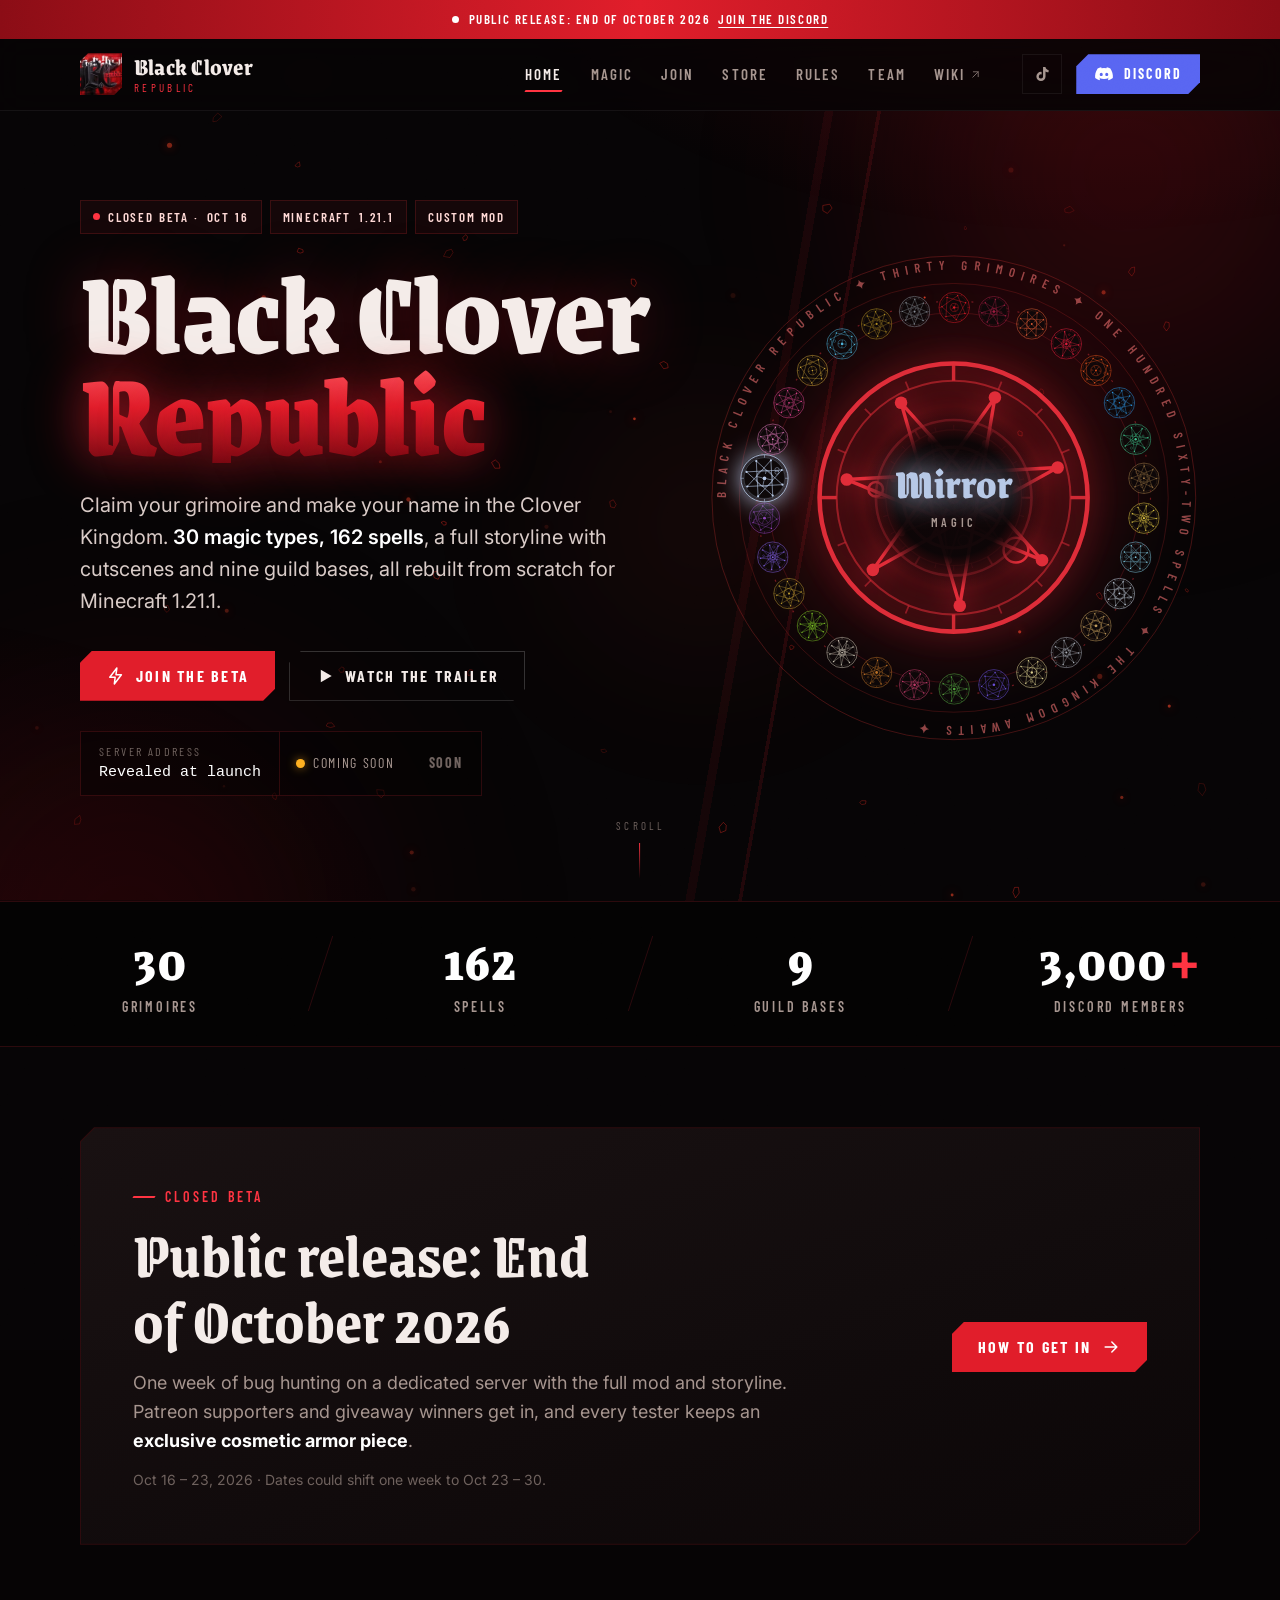
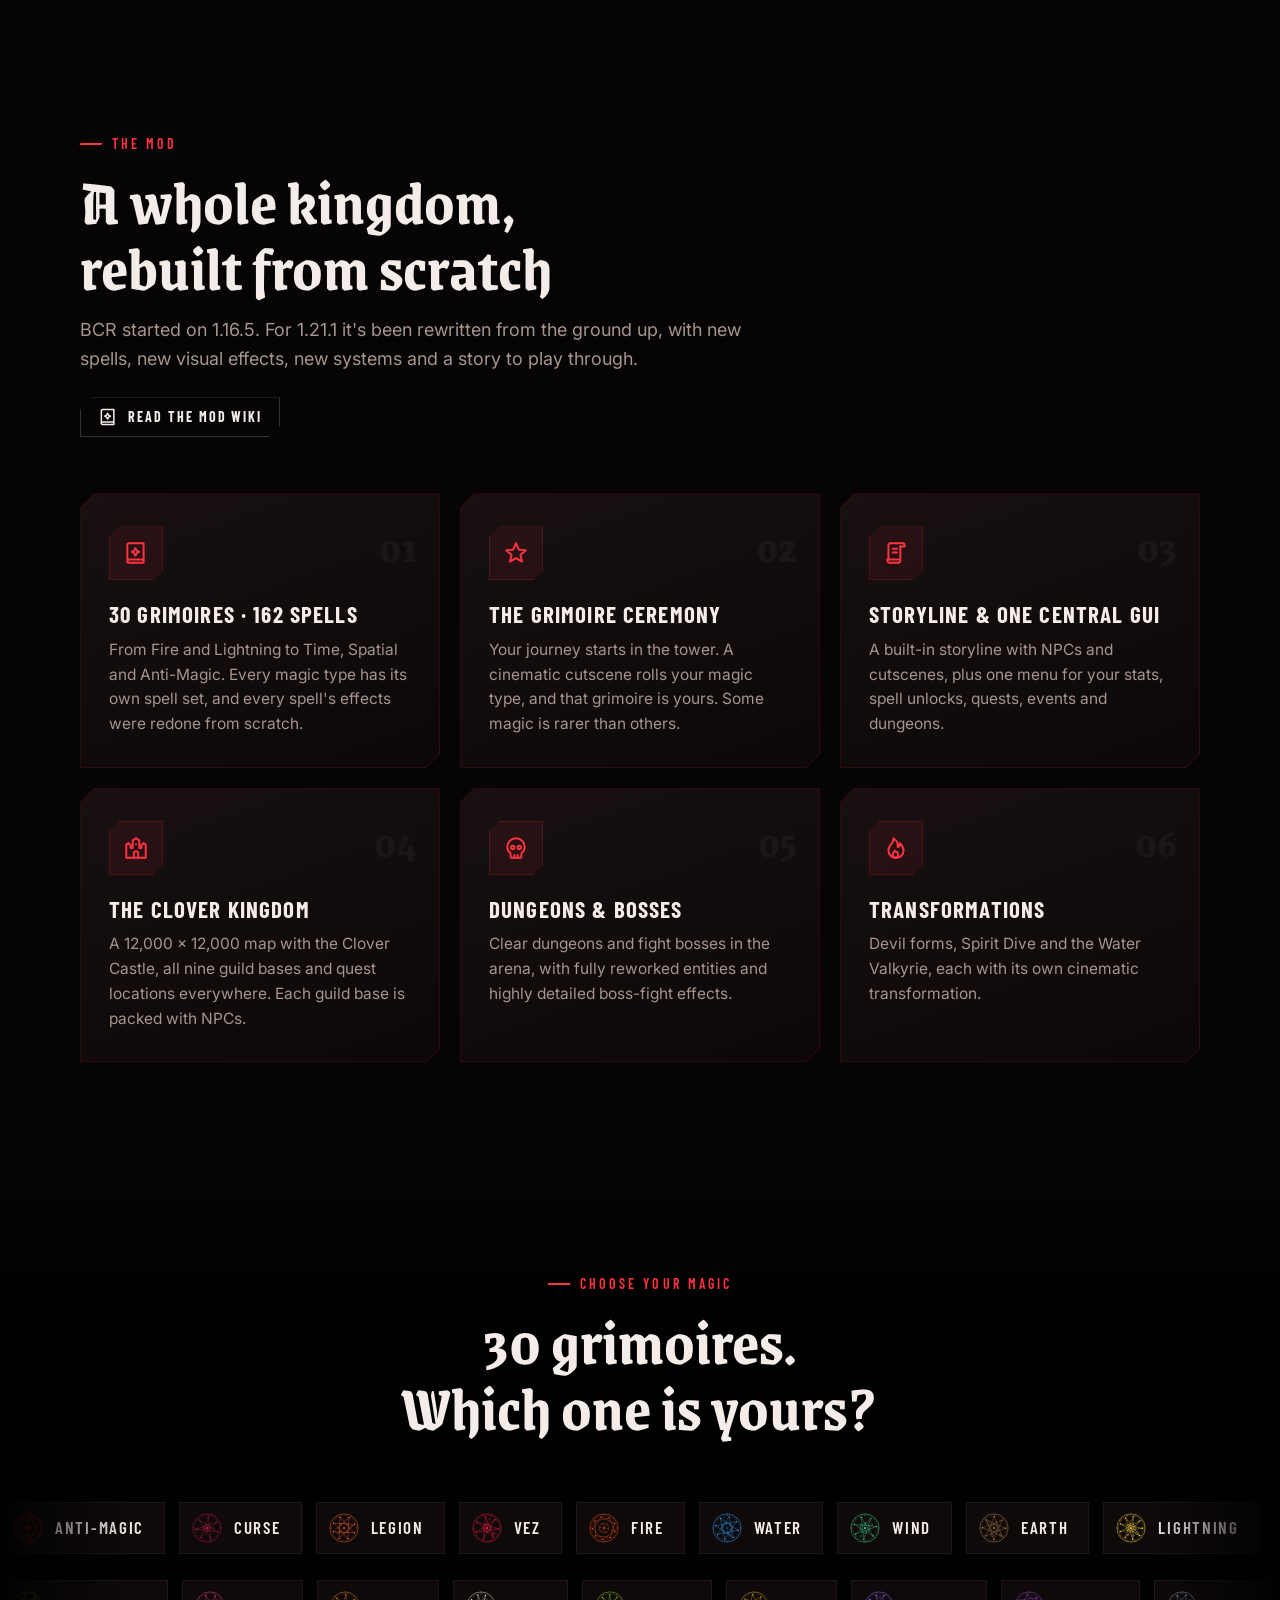
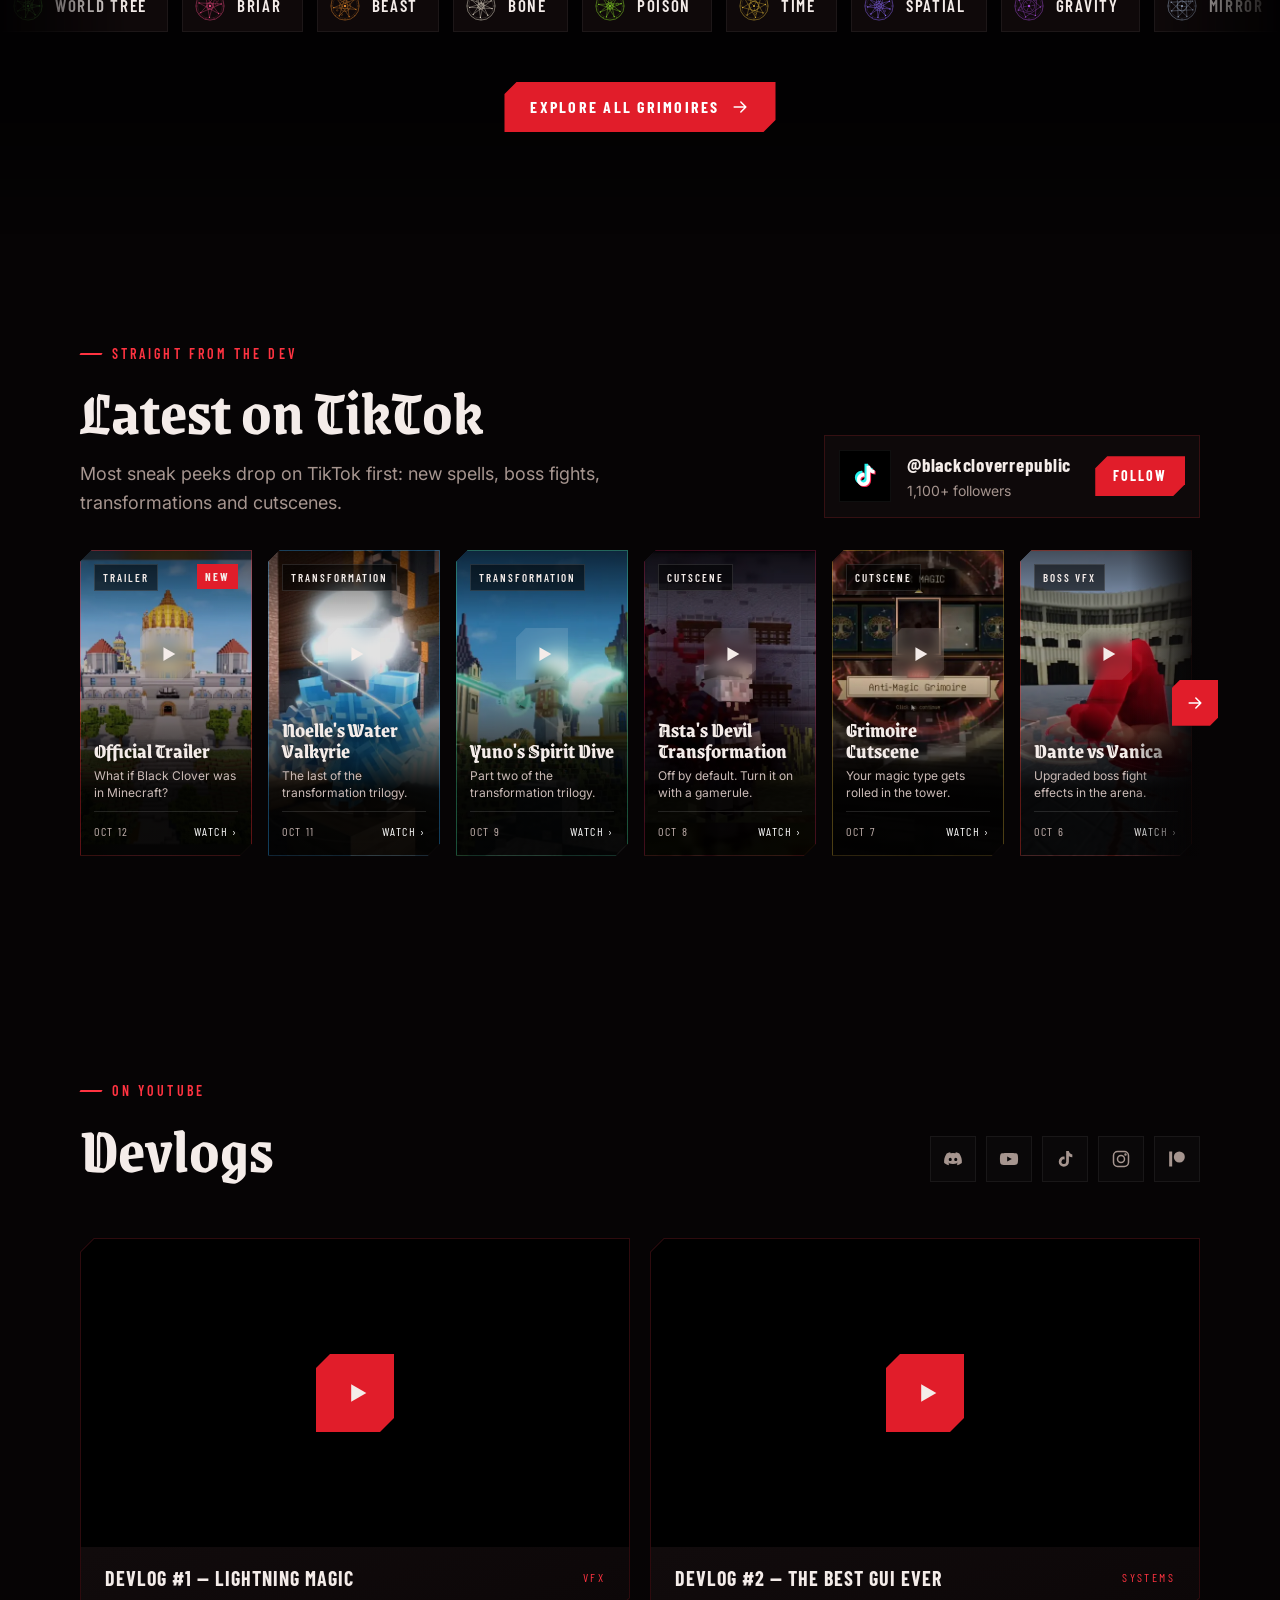
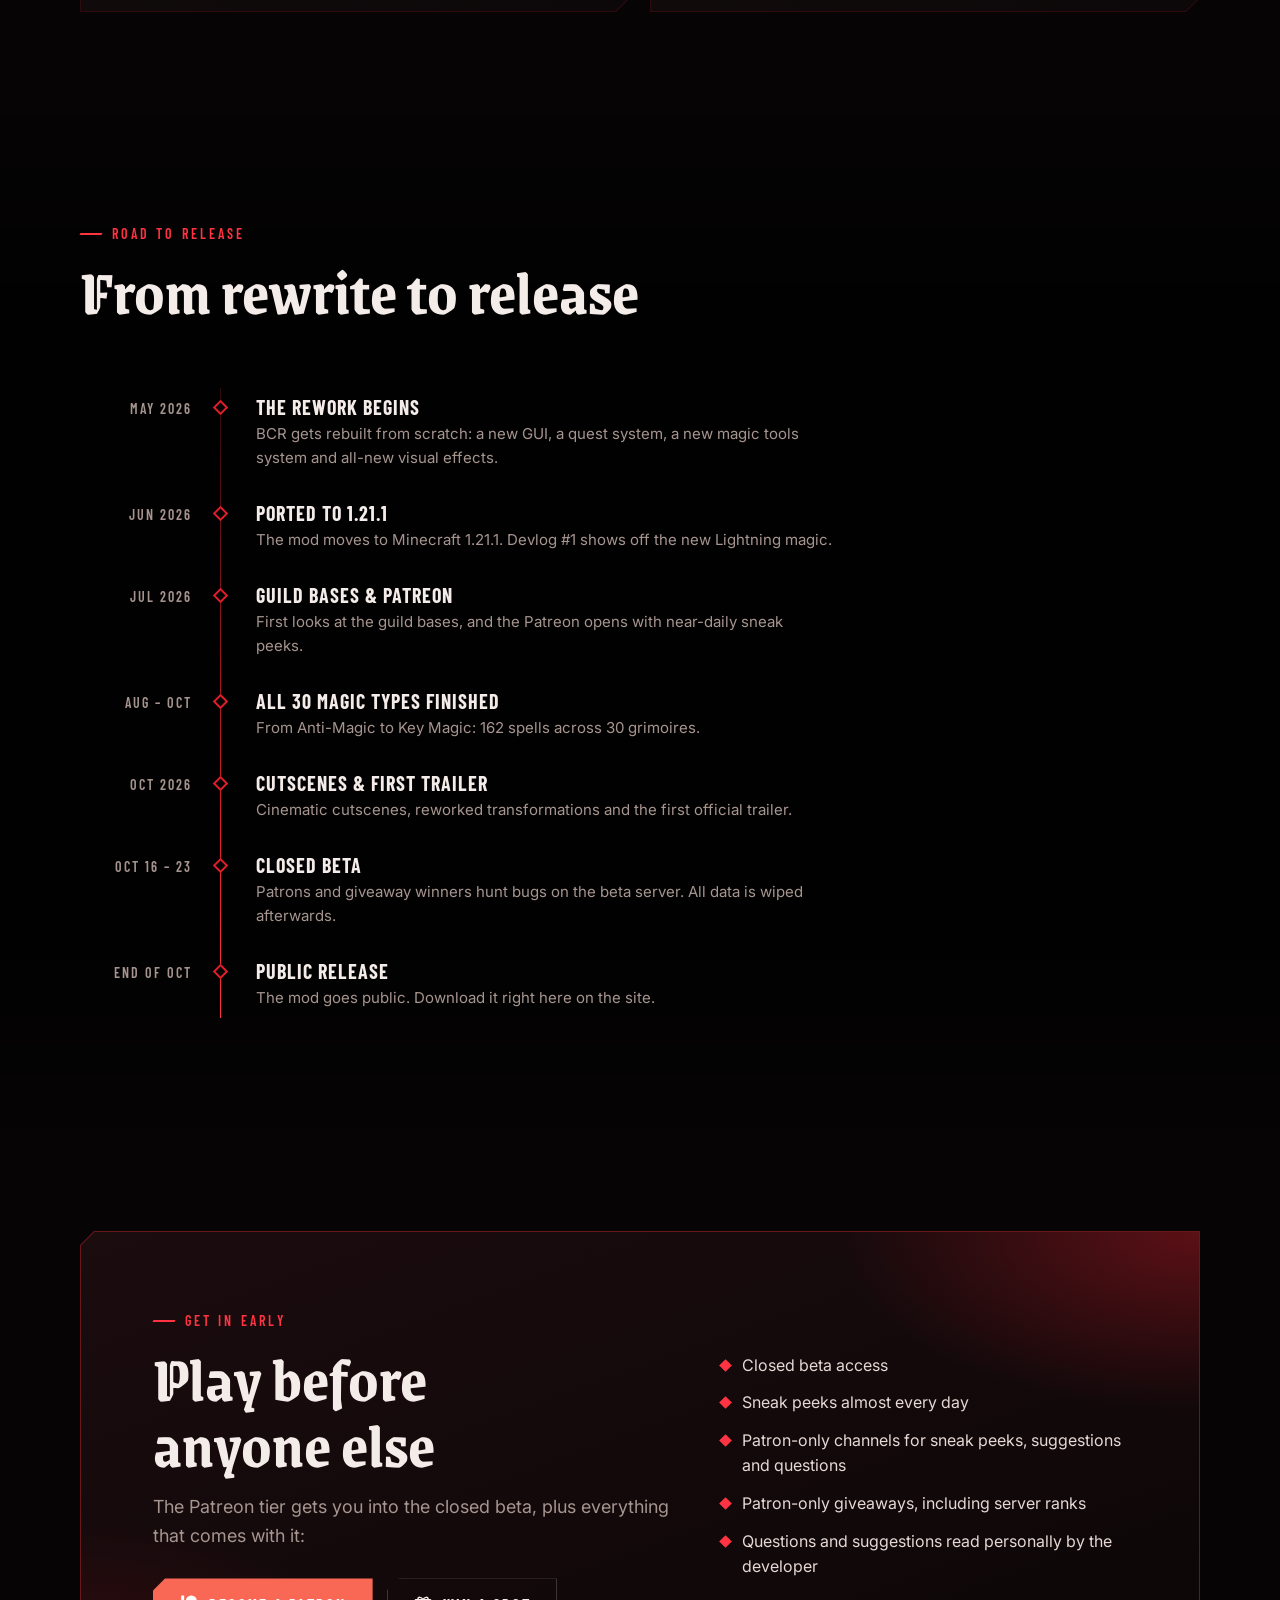
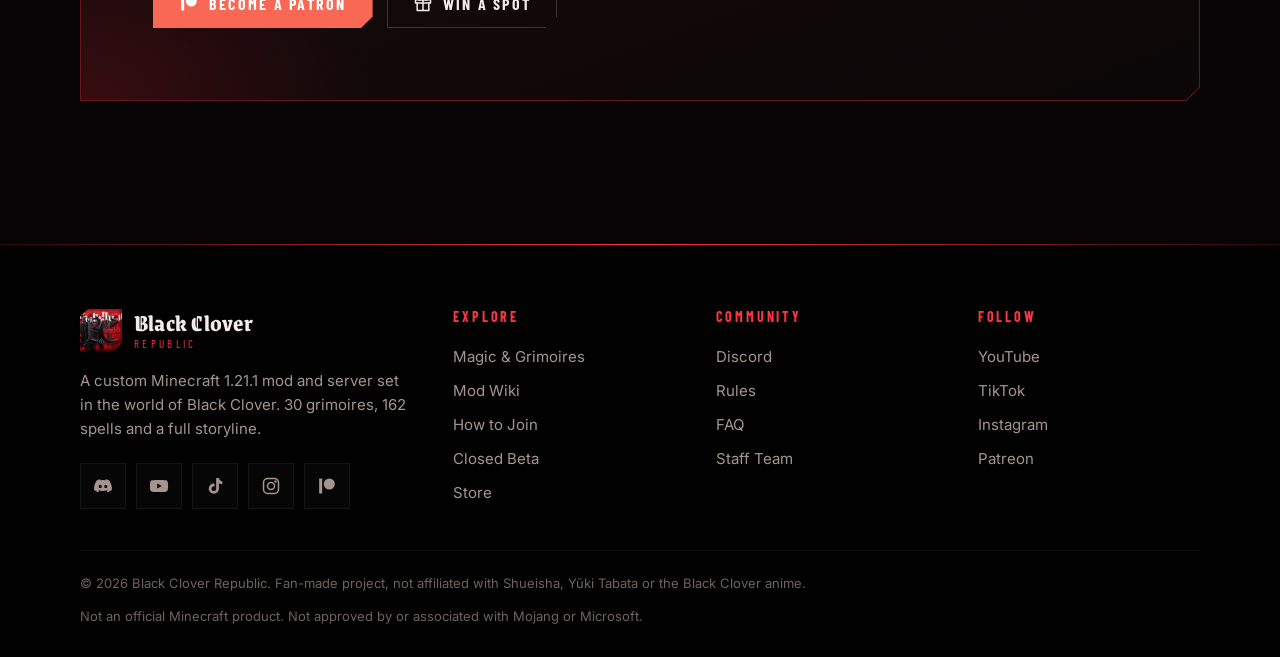
<file: index.html>
<!doctype html>
<html lang="en">
<head>
  <meta charset="utf-8">
  <meta name="viewport" content="width=device-width, initial-scale=1">
  <meta name="robots" content="noindex, nofollow"> <!-- UNLISTED: remove this line to let Google show the site -->
  <title>Black Clover Republic | Minecraft Magic Server &amp; Mod</title>
  <meta name="description" content="Black Clover Republic is a custom Minecraft 1.21.1 mod and server: 30 grimoires, 162 spells, a full storyline with cutscenes, nine guild bases, dungeons and bosses. Closed beta starts October 16.">
  <meta name="theme-color" content="#060405">
  <meta property="og:type" content="website">
  <meta property="og:title" content="Black Clover Republic">
  <meta property="og:description" content="30 grimoires. 162 spells. A full Black Clover storyline in Minecraft 1.21.1. Closed beta starts October 16.">
  <meta property="og:image" content="https://blackcloverrepublic.github.io/assets/img/og-image.jpg">
  <meta name="twitter:card" content="summary_large_image">
  <link rel="icon" type="image/png" href="assets/img/favicon.png">
  <link rel="apple-touch-icon" href="assets/img/apple-touch-icon.png">
  <link rel="preconnect" href="https://fonts.googleapis.com">
  <link rel="preconnect" href="https://fonts.gstatic.com" crossorigin>
  <link rel="stylesheet" href="https://fonts.googleapis.com/css2?family=Barlow+Condensed:wght@500;600;700&family=Grenze+Gotisch:wght@600;700;800;900&family=Inter:wght@400;500;600&display=swap">
  <link rel="stylesheet" href="assets/css/style.css">
</head>
<body data-page="home">
  <div id="site-header"></div>

  <main>
    <!-- ============ HERO ============ -->
    <section class="hero">
      <div class="hero__smoke" aria-hidden="true"><i></i><i></i><i></i></div>
      <div class="hero__slash" aria-hidden="true"></div>

      <div class="container hero__grid">
        <div class="hero__copy">
          <div class="hero__tags reveal">
            <span class="tag tag--live">Closed beta · <span data-bind="release.betaStartLabel">Oct 16</span></span>
            <span class="tag">Minecraft <span data-bind="server.minecraftVersion">1.21.1</span></span>
            <span class="tag">Custom mod</span>
          </div>

          <h1 class="hero__title reveal" style="--d:.08s">
            <span class="line">Black Clover</span>
            <span class="line accent">Republic</span>
          </h1>

          <p class="hero__sub reveal" style="--d:.16s">
            Claim your grimoire and make your name in the Clover Kingdom.
            <strong>30 magic types, 162 spells</strong>, a full storyline with cutscenes and
            nine guild bases, all rebuilt from scratch for Minecraft 1.21.1.
          </p>

          <div class="btn-row reveal" style="--d:.24s">
            <a class="btn" href="join.html#beta"><span data-icon="bolt"></span>Join the beta</a>
            <a class="btn btn--ghost" href="#" data-href="links.trailer" target="_blank" rel="noopener"><span data-icon="play"></span>Watch the trailer</a>
          </div>

          <div class="ipbox reveal" style="--d:.32s">
            <div class="ipbox__label"><small>Server address</small><span data-ip>Revealed at launch</span></div>
            <div class="ipbox__status" data-status><span class="status-dot"></span>Loading</div>
            <button type="button" data-copy-ip>Copy IP</button>
          </div>
        </div>

        <div class="emblem reveal" style="--d:.1s" data-orrery>
          <div class="emblem__glow" aria-hidden="true"></div>
          <svg class="emblem__ring emblem__ring--outer" viewBox="0 0 500 500" aria-hidden="true">
            <defs><path id="ringPath" d="M250,250 m-232,0 a232,232 0 1,1 464,0 a232,232 0 1,1 -464,0"/></defs>
            <circle cx="250" cy="250" r="246" fill="none" stroke="rgba(255,60,60,.25)" stroke-width="1"/>
            <circle cx="250" cy="250" r="218" fill="none" stroke="rgba(255,60,60,.18)" stroke-width="1"/>
            <text><textPath href="#ringPath">Black Clover Republic ✦ Thirty Grimoires ✦ One Hundred Sixty-Two Spells ✦ The Kingdom Awaits ✦</textPath></text>
          </svg>
          <svg class="emblem__ring emblem__ring--inner" viewBox="0 0 500 500" aria-hidden="true">
            <circle cx="250" cy="250" r="200" fill="none" stroke="rgba(255,51,65,.4)" stroke-width="1.2" stroke-dasharray="2 10"/>
            <circle cx="250" cy="250" r="188" fill="none" stroke="rgba(255,51,65,.18)" stroke-width="1"/>
          </svg>
          <div class="orrery__orbit" data-orbit></div>
          <a class="orrery__core" href="magic.html" data-orrery-link aria-label="Explore all 30 grimoires">
            <span class="orrery__seal" data-seal aria-hidden="true"></span>
            <span class="orrery__seal orrery__seal--inner" data-seal-inner aria-hidden="true"></span>
            <span class="orrery__readout" data-readout><b>30</b><small>Grimoires</small></span>
          </a>
        </div>
      </div>
      <div class="scroll-cue">Scroll</div>
    </section>

    <!-- ============ STATS ============ -->
    <div class="stats">
      <div class="stat reveal"><b data-bind="stats.grimoires">30</b><span>Grimoires</span></div>
      <div class="stat reveal" style="--d:.06s"><b data-bind="stats.spells">162</b><span>Spells</span></div>
      <div class="stat reveal" style="--d:.12s"><b data-bind="stats.guildBases">9</b><span>Guild bases</span></div>
      <div class="stat reveal" style="--d:.18s"><b data-discord-members>3,000<em>+</em></b><span>Discord members</span></div>
    </div>

    <!-- ============ BETA COUNTDOWN ============ -->
    <section class="section section--tight">
      <div class="container">
        <div class="card reveal"><div class="card__in" style="padding:clamp(28px,5vw,52px)">
          <div class="countdown-wrap">
            <div>
              <span class="kicker">Closed beta</span>
              <h2 class="h2" data-countdown-title>The beta opens in</h2>
              <p class="lead">One week of bug hunting on a dedicated server with the full mod and storyline. Patreon supporters and giveaway winners get in, and every tester keeps an <strong style="color:#fff">exclusive cosmetic armor piece</strong>.</p>
              <p class="countdown-note"><span data-bind="release.betaWindow"></span> · <span data-bind="release.betaNote"></span></p>
            </div>
            <div>
              <div class="countdown" data-countdown>
                <div class="countdown__unit"><b data-d>00</b><span>Days</span></div>
                <div class="countdown__unit"><b data-h>00</b><span>Hours</span></div>
                <div class="countdown__unit"><b data-m>00</b><span>Mins</span></div>
                <div class="countdown__unit"><b data-s>00</b><span>Secs</span></div>
              </div>
              <div class="btn-row" style="margin-top:22px">
                <a class="btn btn--block" href="join.html#beta">How to get in<span data-icon="arrow"></span></a>
              </div>
            </div>
          </div>
        </div></div>
      </div>
    </section>

    <!-- ============ FEATURES ============ -->
    <section class="section">
      <div class="container">
        <div class="section-head reveal">
          <span class="kicker">The mod</span>
          <h2 class="h2">A whole kingdom,<br>rebuilt from scratch</h2>
          <p class="lead">BCR started on 1.16.5. For 1.21.1 it's been rewritten from the ground up, with new spells, new visual effects, new systems and a story to play through.</p>
          <div class="btn-row" style="margin-top:24px">
            <a class="btn btn--ghost btn--sm" href="#" data-href="links.wiki" target="_blank" rel="noopener"><span data-icon="book"></span>Read the mod wiki</a>
          </div>
        </div>

        <div class="grid features">
          <article class="feature card card--hover reveal"><div class="card__in">
            <span class="feature__num">01</span>
            <div class="feature__icon" data-icon="book"></div>
            <h3>30 grimoires · 162 spells</h3>
            <p>From Fire and Lightning to Time, Spatial and Anti-Magic. Every magic type has its own spell set, and every spell's effects were redone from scratch.</p>
          </div></article>

          <article class="feature card card--hover reveal" style="--d:.06s"><div class="card__in">
            <span class="feature__num">02</span>
            <div class="feature__icon" data-icon="star"></div>
            <h3>The grimoire ceremony</h3>
            <p>Your journey starts in the tower. A cinematic cutscene rolls your magic type, and that grimoire is yours. Some magic is rarer than others.</p>
          </div></article>

          <article class="feature card card--hover reveal" style="--d:.12s"><div class="card__in">
            <span class="feature__num">03</span>
            <div class="feature__icon" data-icon="scroll"></div>
            <h3>Storyline &amp; one central GUI</h3>
            <p>A built-in storyline with NPCs and cutscenes, plus one menu for your stats, spell unlocks, quests, events and dungeons.</p>
          </div></article>

          <article class="feature card card--hover reveal"><div class="card__in">
            <span class="feature__num">04</span>
            <div class="feature__icon" data-icon="castle"></div>
            <h3>The Clover Kingdom</h3>
            <p>A 12,000 × 12,000 map with the Clover Castle, all nine guild bases and quest locations everywhere. Each guild base is packed with NPCs.</p>
          </div></article>

          <article class="feature card card--hover reveal" style="--d:.06s"><div class="card__in">
            <span class="feature__num">05</span>
            <div class="feature__icon" data-icon="skull"></div>
            <h3>Dungeons &amp; bosses</h3>
            <p>Clear dungeons and fight bosses in the arena, with fully reworked entities and highly detailed boss-fight effects.</p>
          </div></article>

          <article class="feature card card--hover reveal" style="--d:.12s"><div class="card__in">
            <span class="feature__num">06</span>
            <div class="feature__icon" data-icon="flame"></div>
            <h3>Transformations</h3>
            <p>Devil forms, Spirit Dive and the Water Valkyrie, each with its own cinematic transformation.</p>
          </div></article>
        </div>
      </div>
    </section>

    <!-- ============ MAGIC MARQUEE ============ -->
    <section class="section section--dark">
      <div class="container">
        <div class="section-head center reveal">
          <span class="kicker">Choose your magic</span>
          <h2 class="h2">30 grimoires.<br>Which one is yours?</h2>
        </div>
      </div>
      <div class="marquee reveal" data-marquee="0"></div>
      <div class="marquee marquee--rev reveal" data-marquee="1" style="margin-top:14px"></div>
      <div class="container center reveal" style="margin-top:44px">
        <a class="btn" href="magic.html">Explore all grimoires<span data-icon="arrow"></span></a>
      </div>
    </section>

    <!-- ============ TIKTOK ============ -->
    <section class="section" id="tiktok">
      <div class="container">
        <div class="tt-head reveal">
          <div>
            <span class="kicker">Straight from the dev</span>
            <h2 class="h2">Latest on TikTok</h2>
            <p class="lead">Most sneak peeks drop on TikTok first: new spells, boss fights, transformations and cutscenes.</p>
          </div>
          <a class="tt-profile" href="#" data-href="links.tiktok" target="_blank" rel="noopener">
            <span class="tt-profile__icon" data-icon="tiktok"></span>
            <span><b data-tt-handle>@blackcloverrepublic</b><small data-tt-followers>Follow for sneak peeks</small></span>
            <span class="btn btn--sm" style="margin-left:8px">Follow</span>
          </a>
        </div>
        <div class="rail-wrap">
          <div class="tt-rail" data-tt-clips></div>
          <button class="rail-btn rail-btn--prev" type="button" data-rail-prev aria-label="Previous videos"><span data-icon="arrow"></span></button>
          <button class="rail-btn rail-btn--next" type="button" data-rail-next aria-label="More videos"><span data-icon="arrow"></span></button>
        </div>
      </div>
    </section>

    <!-- ============ DEVLOGS ============ -->
    <section class="section" id="devlogs">
      <div class="container">
        <div class="section-head reveal" style="display:flex;justify-content:space-between;align-items:flex-end;gap:24px;flex-wrap:wrap">
          <div>
            <span class="kicker">On YouTube</span>
            <h2 class="h2">Devlogs</h2>
          </div>
          <div class="socials" data-socials></div>
        </div>
        <div class="grid videos" data-videos></div>
      </div>
    </section>

    <!-- ============ ROADMAP ============ -->
    <section class="section section--dark">
      <div class="container">
        <div class="section-head reveal">
          <span class="kicker">Road to release</span>
          <h2 class="h2">From rewrite to release</h2>
        </div>
        <div class="timeline">
          <div class="tl-item reveal"><time>May 2026</time><div><h4>The rework begins</h4><p>BCR gets rebuilt from scratch: a new GUI, a quest system, a new magic tools system and all-new visual effects.</p></div></div>
          <div class="tl-item reveal"><time>Jun 2026</time><div><h4>Ported to 1.21.1</h4><p>The mod moves to Minecraft 1.21.1. Devlog #1 shows off the new Lightning magic.</p></div></div>
          <div class="tl-item reveal"><time>Jul 2026</time><div><h4>Guild bases &amp; Patreon</h4><p>First looks at the guild bases, and the Patreon opens with near-daily sneak peeks.</p></div></div>
          <div class="tl-item reveal"><time>Aug – Oct</time><div><h4>All 30 magic types finished</h4><p>From Anti-Magic to Key Magic: 162 spells across 30 grimoires.</p></div></div>
          <div class="tl-item reveal"><time>Oct 2026</time><div><h4>Cutscenes &amp; first trailer</h4><p>Cinematic cutscenes, reworked transformations and the first official trailer.</p></div></div>
          <div class="tl-item reveal" data-at="2026-10-16T00:00:00Z"><time>Oct 16 – 23</time><div><h4>Closed beta</h4><p>Patrons and giveaway winners hunt bugs on the beta server. All data is wiped afterwards.</p></div></div>
          <div class="tl-item reveal" data-at="2026-10-31T00:00:00Z"><time>End of Oct</time><div><h4>Public release</h4><p>The mod goes public. Download it right here on the site.</p></div></div>
        </div>
      </div>
    </section>

    <!-- ============ CTA ============ -->
    <section class="section">
      <div class="container cta-band reveal">
        <div class="card"><div class="card__in">
          <div>
            <span class="kicker">Get in early</span>
            <h2 class="h2">Play before anyone else</h2>
            <p class="lead">The Patreon tier gets you into the closed beta, plus everything that comes with it:</p>
            <div class="btn-row" style="margin-top:28px">
              <a class="btn btn--patreon" href="#" data-href="links.patreon" target="_blank" rel="noopener"><span data-icon="patreon"></span>Become a patron</a>
              <a class="btn btn--ghost" href="#" data-href="links.discord" target="_blank" rel="noopener"><span data-icon="gift"></span>Win a spot</a>
            </div>
          </div>
          <ul class="checklist">
            <li>Closed beta access</li>
            <li>Sneak peeks almost every day</li>
            <li>Patron-only channels for sneak peeks, suggestions and questions</li>
            <li>Patron-only giveaways, including server ranks</li>
            <li>Questions and suggestions read personally by the developer</li>
          </ul>
        </div></div>
      </div>
    </section>
  </main>

  <div id="site-footer"></div>

  <script src="assets/js/config.js"></script>
  <script src="assets/js/magic-data.js"></script>
  <script>
    window.BCR_PAGE = [
      // Hero orrery: all 30 grimoires orbiting a central seal
      () => {
        const wrap = document.querySelector("[data-orrery]");
        if (!wrap) return;
        const all = window.BCR_MAGIC, S = window.BCR_SIGIL;
        const slug = (n) => n.toLowerCase().replace(/\s+/g, "-");
        wrap.querySelector("[data-seal]").innerHTML = S("Anti-Magic Seal");
        wrap.querySelector("[data-seal-inner]").innerHTML = S("Mana Zone");
        const orbit = wrap.querySelector("[data-orbit]");
        orbit.innerHTML = all.map((m, i) =>
          `<a class="orrery__node" href="magic.html#${slug(m.name)}" tabindex="-1" aria-hidden="true" title="${m.name}" style="--a:${(i / all.length) * 360}deg;--mc:${m.color}" data-i="${i}"><span>${S(m.name)}</span></a>`
        ).join("");
        const nodes = [...orbit.children];
        const readout = wrap.querySelector("[data-readout]");
        const link = wrap.querySelector("[data-orrery-link]");
        const show = (m) => {
          nodes.forEach((n) => n.classList.remove("is-active"));
          if (!m) {
            readout.className = "orrery__readout";
            readout.style.removeProperty("--rc");
            readout.innerHTML = "<b>30</b><small>Grimoires</small>";
            link.href = "magic.html";
            return;
          }
          nodes[all.indexOf(m)].classList.add("is-active");
          readout.className = "orrery__readout is-name";
          readout.style.setProperty("--rc", m.color);
          readout.innerHTML = `<b>${m.name}</b><small>${/magic$/i.test(m.name) ? "Grimoire" : "Magic"}</small>`;
          link.href = "magic.html#" + slug(m.name);
        };
        // Cycle through the magic types; hovering a node shows that one instead
        let i = 0, hovering = false;
        const order = all.map((_, k) => k).sort(() => Math.random() - 0.5);
        setInterval(() => {
          if (hovering || document.hidden) return;
          show(i % (order.length + 1) === order.length ? null : all[order[i % (order.length + 1)]]);
          i++;
        }, 2600);
        nodes.forEach((n) => {
          n.addEventListener("mouseenter", () => { hovering = true; show(all[+n.dataset.i]); });
          n.addEventListener("mouseleave", () => { hovering = false; });
        });
      },
      // TikTok rail arrows (shown only when the rail can scroll)
      () => {
        const wrap = document.querySelector(".rail-wrap");
        if (!wrap) return;
        const rail = wrap.querySelector(".tt-rail");
        const prev = wrap.querySelector("[data-rail-prev]"), next = wrap.querySelector("[data-rail-next]");
        const step = () => (rail.querySelector(".clip")?.offsetWidth || 180) * 2 + 32;
        const update = () => {
          const max = rail.scrollWidth - rail.clientWidth - 4;
          prev.hidden = rail.scrollLeft <= 4;
          next.hidden = rail.scrollLeft >= max;
          wrap.classList.toggle("has-more", rail.scrollLeft < max);
        };
        prev.addEventListener("click", () => rail.scrollBy({ left: -step(), behavior: "smooth" }));
        next.addEventListener("click", () => rail.scrollBy({ left: step(), behavior: "smooth" }));
        rail.addEventListener("scroll", update, { passive: true });
        window.addEventListener("resize", update);
        setTimeout(update, 50);
      },
      // Magic marquee rows
      () => {
        const all = window.BCR_MAGIC;
        const rows = [all.slice(0, 15), all.slice(15)];
        document.querySelectorAll("[data-marquee]").forEach((el) => {
          const list = rows[+el.dataset.marquee];
          const pills = list.map((m) =>
            `<a class="pill" href="magic.html#${encodeURIComponent(m.name.toLowerCase().replace(/\s+/g, "-"))}" style="--pc:${m.color}"><span style="color:${m.color}">${window.BCR_SIGIL(m.name)}</span>${m.name}</a>`
          ).join("");
          el.innerHTML = `<div class="marquee__track">${pills}${pills}</div>`;
          el.querySelectorAll(".marquee__track > :nth-child(n+" + (list.length + 1) + ")").forEach((p) => p.setAttribute("aria-hidden", "true"));
        });
      },
      // Timeline: highlight what's next
      () => {
        let marked = false;
        document.querySelectorAll(".tl-item[data-at]").forEach((el) => {
          if (Date.parse(el.dataset.at) > Date.now()) {
            el.classList.add(marked ? "tl-item--future" : "tl-item--next");
            marked = true;
          }
        });
      },
    ];
  </script>
  <script src="assets/js/main.js"></script>
</body>
</html>
</file>
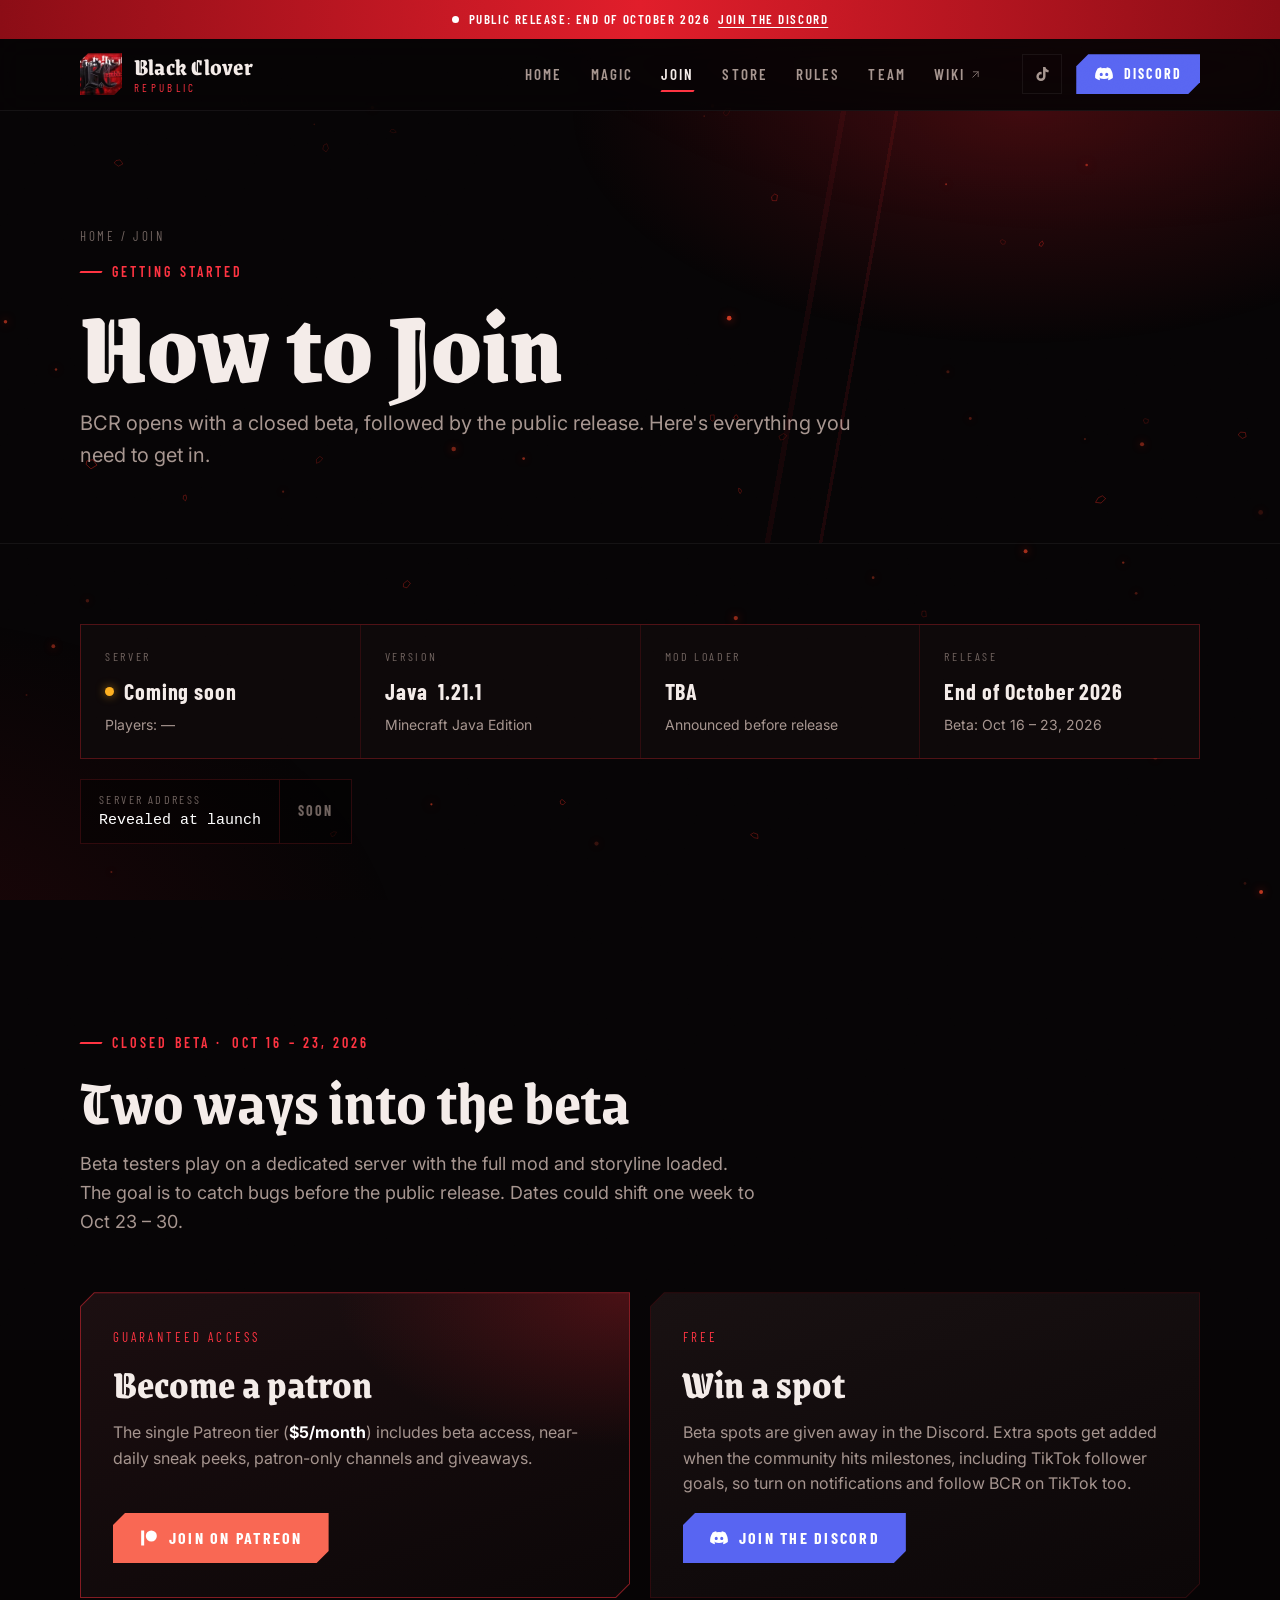
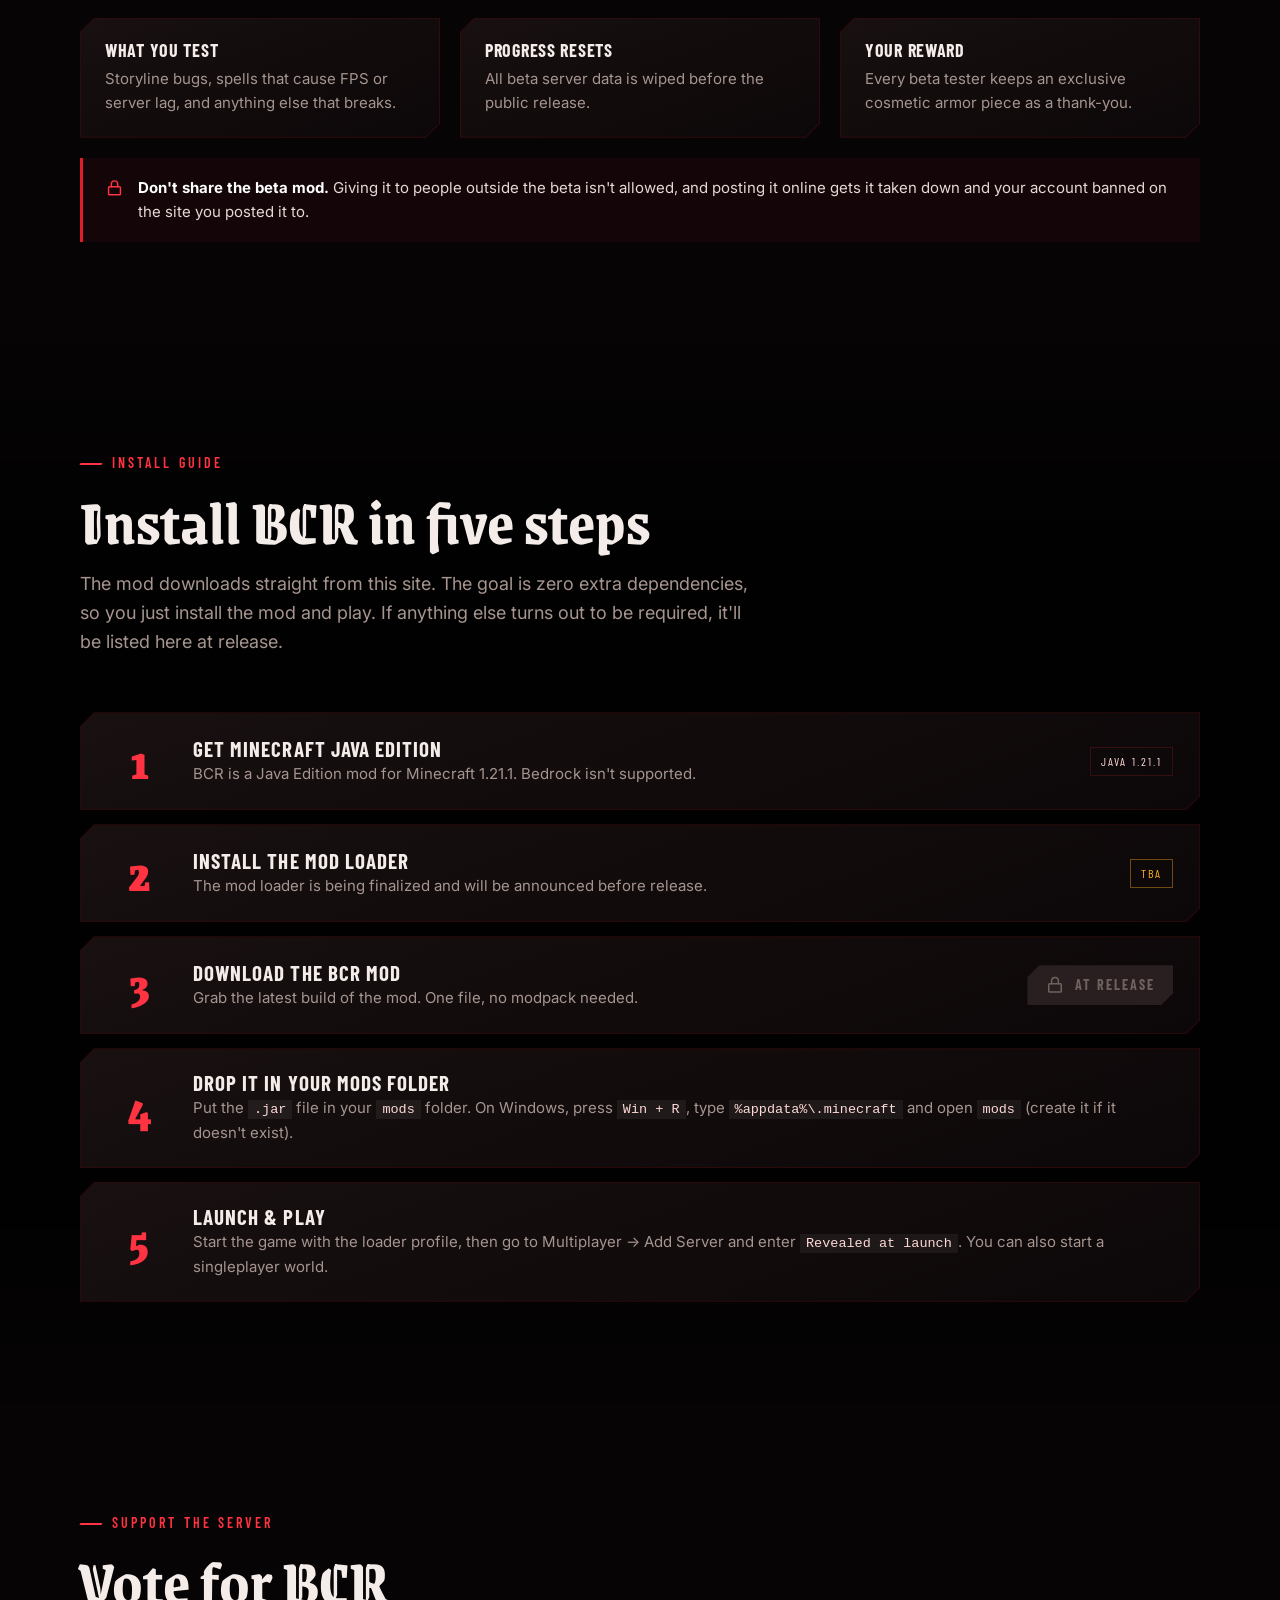
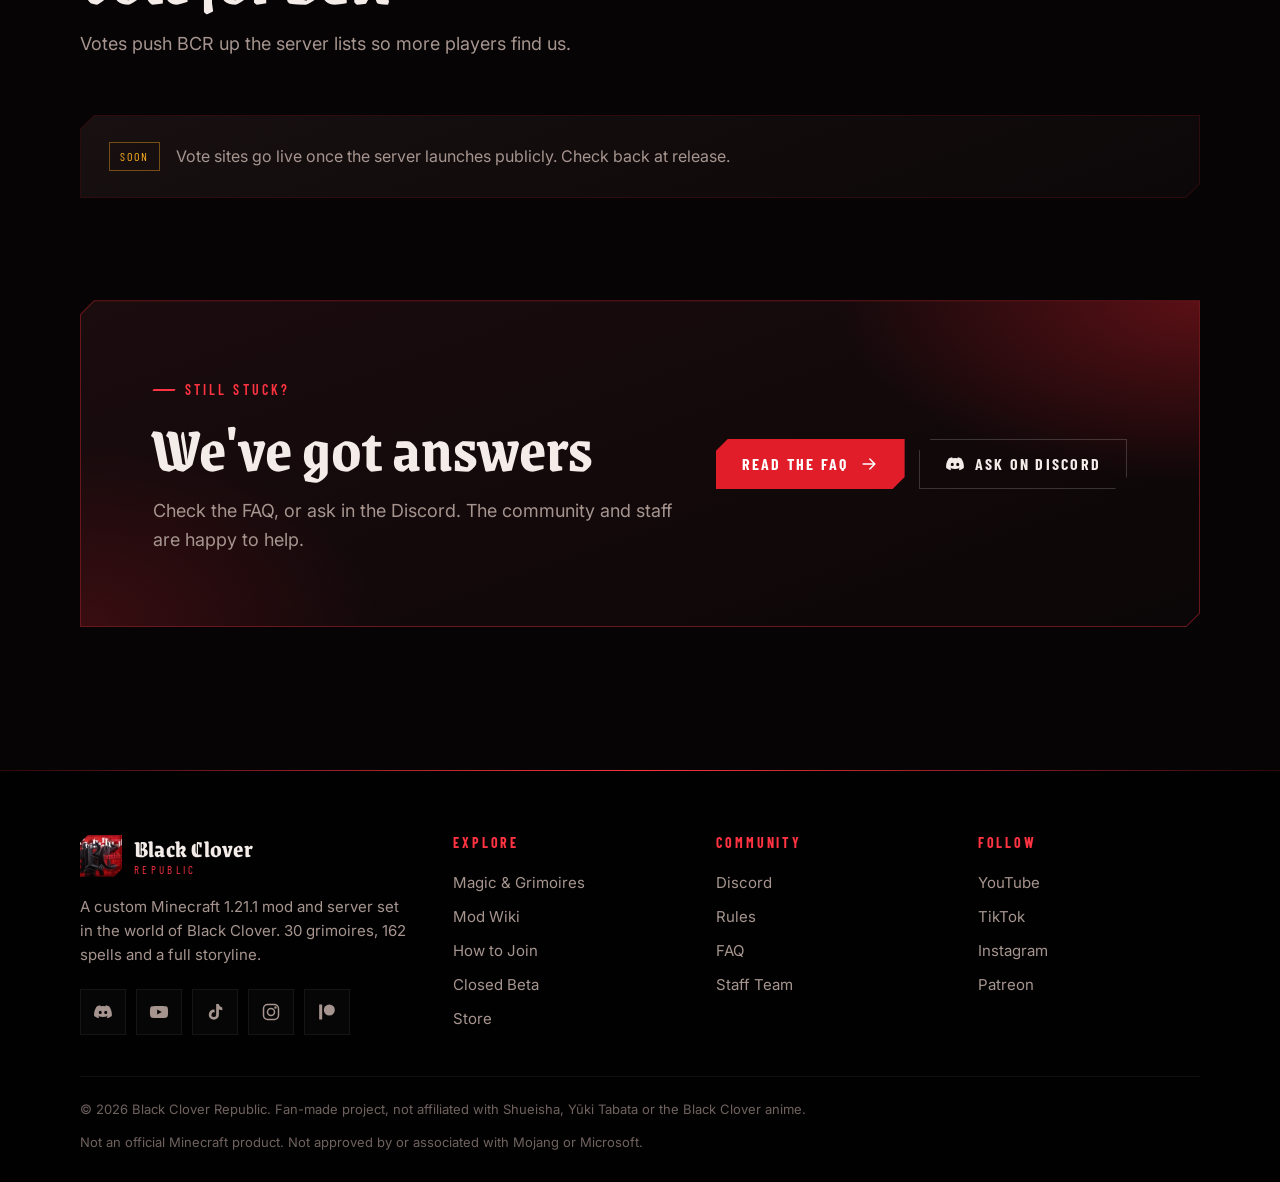
<file: join.html>
<!doctype html>
<html lang="en">
<head>
  <meta charset="utf-8">
  <meta name="viewport" content="width=device-width, initial-scale=1">
  <meta name="robots" content="noindex, nofollow"> <!-- UNLISTED: remove this line to let Google show the site -->
  <title>How to Join | Black Clover Republic</title>
  <meta name="description" content="How to join Black Clover Republic: closed beta access, installing the mod for Minecraft 1.21.1, server status and voting.">
  <meta name="theme-color" content="#060405">
  <meta property="og:title" content="How to Join | Black Clover Republic">
  <meta property="og:description" content="Closed beta access, install guide and live server status.">
  <meta property="og:image" content="https://blackcloverrepublic.github.io/assets/img/og-image.jpg">
  <link rel="icon" type="image/png" href="assets/img/favicon.png">
  <link rel="apple-touch-icon" href="assets/img/apple-touch-icon.png">
  <link rel="preconnect" href="https://fonts.googleapis.com">
  <link rel="preconnect" href="https://fonts.gstatic.com" crossorigin>
  <link rel="stylesheet" href="https://fonts.googleapis.com/css2?family=Barlow+Condensed:wght@500;600;700&family=Grenze+Gotisch:wght@600;700;800;900&family=Inter:wght@400;500;600&display=swap">
  <link rel="stylesheet" href="assets/css/style.css">
</head>
<body data-page="join">
  <div id="site-header"></div>

  <main>
    <section class="page-hero">
      <div class="container">
        <div class="breadcrumb reveal"><a href="index.html">Home</a> / Join</div>
        <span class="kicker reveal">Getting started</span>
        <h1 class="reveal" style="--d:.06s">How to Join</h1>
        <p class="lead reveal" style="--d:.12s">BCR opens with a closed beta, followed by the public release. Here's everything you need to get in.</p>
      </div>
    </section>

    <!-- Status -->
    <section class="section section--tight">
      <div class="container">
        <div class="grid status-grid reveal">
          <div class="status-cell"><small>Server</small><b data-status><span class="status-dot"></span>Loading</b><span>Players: <span data-players>—</span></span></div>
          <div class="status-cell"><small>Version</small><b>Java <span data-bind="server.minecraftVersion">1.21.1</span></b><span>Minecraft Java Edition</span></div>
          <div class="status-cell"><small>Mod loader</small><b data-loader>TBA</b><span data-loader-note>Announced before release</span></div>
          <div class="status-cell"><small>Release</small><b data-bind="release.publicRelease">End of October 2026</b><span>Beta: <span data-bind="release.betaWindow">Oct 16 – 23</span></span></div>
        </div>
        <div class="ipbox reveal" style="margin-top:20px">
          <div class="ipbox__label"><small>Server address</small><span data-ip>Revealed at launch</span></div>
          <button type="button" data-copy-ip>Copy IP</button>
        </div>
      </div>
    </section>

    <!-- Beta -->
    <section class="section" id="beta">
      <div class="container">
        <div class="section-head reveal">
          <span class="kicker">Closed beta · <span data-bind="release.betaWindow">Oct 16 – 23</span></span>
          <h2 class="h2">Two ways into the beta</h2>
          <p class="lead">Beta testers play on a dedicated server with the full mod and storyline loaded. The goal is to catch bugs before the public release. <span data-bind="release.betaNote"></span></p>
        </div>

        <div class="grid paths">
          <div class="path path--main reveal"><div class="card"><div class="card__in">
            <span class="path__label">Guaranteed access</span>
            <h3>Become a patron</h3>
            <p>The single Patreon tier (<strong style="color:#fff">$5/month</strong>) includes beta access, near-daily sneak peeks, patron-only channels and giveaways.</p>
            <a class="btn btn--patreon" href="#" data-href="links.patreon" target="_blank" rel="noopener"><span data-icon="patreon"></span>Join on Patreon</a>
          </div></div></div>
          <div class="path reveal" style="--d:.08s"><div class="card"><div class="card__in">
            <span class="path__label">Free</span>
            <h3>Win a spot</h3>
            <p>Beta spots are given away in the Discord. Extra spots get added when the community hits milestones, including TikTok follower goals, so turn on notifications and follow BCR on TikTok too.</p>
            <a class="btn btn--discord" href="#" data-href="links.discord" target="_blank" rel="noopener"><span data-icon="discord"></span>Join the Discord</a>
          </div></div></div>
        </div>

        <div class="grid" style="grid-template-columns:repeat(auto-fit,minmax(240px,1fr));margin-top:20px">
          <div class="card reveal"><div class="card__in" style="padding:22px 24px"><h3 class="h3" style="font-size:18px;margin-bottom:6px">What you test</h3><p class="muted" style="font-size:15px">Storyline bugs, spells that cause FPS or server lag, and anything else that breaks.</p></div></div>
          <div class="card reveal" style="--d:.06s"><div class="card__in" style="padding:22px 24px"><h3 class="h3" style="font-size:18px;margin-bottom:6px">Progress resets</h3><p class="muted" style="font-size:15px">All beta server data is wiped before the public release.</p></div></div>
          <div class="card reveal" style="--d:.12s"><div class="card__in" style="padding:22px 24px"><h3 class="h3" style="font-size:18px;margin-bottom:6px">Your reward</h3><p class="muted" style="font-size:15px">Every beta tester keeps an exclusive cosmetic armor piece as a thank-you.</p></div></div>
        </div>

        <div class="note reveal" style="margin-top:20px">
          <span data-icon="lock"></span>
          <p><strong style="color:#fff">Don't share the beta mod.</strong> Giving it to people outside the beta isn't allowed, and posting it online gets it taken down and your account banned on the site you posted it to.</p>
        </div>
      </div>
    </section>

    <!-- Install guide -->
    <section class="section section--dark" id="install">
      <div class="container">
        <div class="section-head reveal">
          <span class="kicker">Install guide</span>
          <h2 class="h2">Install BCR in five steps</h2>
          <p class="lead">The mod downloads straight from this site. The goal is zero extra dependencies, so you just install the mod and play. If anything else turns out to be required, it'll be listed here at release.</p>
        </div>
        <div class="steps">
          <div class="step reveal"><div class="card"><div class="card__in">
            <span class="step__n">1</span>
            <div><h3>Get Minecraft Java Edition</h3><p>BCR is a Java Edition mod for Minecraft <span data-bind="server.minecraftVersion">1.21.1</span>. Bedrock isn't supported.</p></div>
            <span class="badge">Java <span data-bind="server.minecraftVersion">1.21.1</span></span>
          </div></div></div>
          <div class="step reveal" style="--d:.04s"><div class="card"><div class="card__in">
            <span class="step__n">2</span>
            <div><h3>Install the mod loader</h3><p data-loader-step>The mod loader is being finalized and will be announced before release.</p></div>
            <span data-loader-badge class="badge badge--warn">TBA</span>
          </div></div></div>
          <div class="step reveal" style="--d:.08s"><div class="card"><div class="card__in">
            <span class="step__n">3</span>
            <div><h3>Download the BCR mod</h3><p>Grab the latest build of the mod. One file, no modpack needed.</p></div>
            <span data-download></span>
          </div></div></div>
          <div class="step reveal" style="--d:.12s"><div class="card"><div class="card__in">
            <span class="step__n">4</span>
            <div><h3>Drop it in your mods folder</h3><p>Put the <code>.jar</code> file in your <code>mods</code> folder. On Windows, press <code>Win + R</code>, type <code>%appdata%\.minecraft</code> and open <code>mods</code> (create it if it doesn't exist).</p></div>
            <span></span>
          </div></div></div>
          <div class="step reveal" style="--d:.16s"><div class="card"><div class="card__in">
            <span class="step__n">5</span>
            <div><h3>Launch &amp; play</h3><p>Start the game with the loader profile, then go to Multiplayer → Add Server and enter <code data-ip>Revealed at launch</code>. You can also start a singleplayer world.</p></div>
            <span></span>
          </div></div></div>
        </div>
      </div>
    </section>

    <!-- Vote -->
    <section class="section" id="vote">
      <div class="container">
        <div class="section-head reveal">
          <span class="kicker">Support the server</span>
          <h2 class="h2">Vote for BCR</h2>
          <p class="lead">Votes push BCR up the server lists so more players find us.</p>
        </div>
        <div class="grid vote-grid" data-votes></div>
      </div>
    </section>

    <section class="section" style="padding-top:0">
      <div class="container cta-band cta-band--actions reveal">
        <div class="card"><div class="card__in">
          <div>
            <span class="kicker">Still stuck?</span>
            <h2 class="h2">We've got answers</h2>
            <p class="lead">Check the FAQ, or ask in the Discord. The community and staff are happy to help.</p>
          </div>
          <div class="btn-row" style="justify-content:flex-end">
            <a class="btn" href="rules.html#faq">Read the FAQ<span data-icon="arrow"></span></a>
            <a class="btn btn--ghost" href="#" data-href="links.discord" target="_blank" rel="noopener"><span data-icon="discord"></span>Ask on Discord</a>
          </div>
        </div></div>
      </div>
    </section>
  </main>

  <div id="site-footer"></div>

  <script src="assets/js/config.js"></script>
  <script>
    window.BCR_PAGE = [() => {
      const C = window.BCR, I = window.BCR_ICONS;
      // Loader
      const loader = C.server.loader;
      const known = loader && loader.toUpperCase() !== "TBA";
      const sites = { neoforge: "https://neoforged.net/", forge: "https://files.minecraftforge.net/", fabric: "https://fabricmc.net/use/installer/" };
      document.querySelectorAll("[data-loader]").forEach((el) => (el.textContent = known ? `${loader} ${C.server.loaderVersion}`.trim() : "TBA"));
      document.querySelectorAll("[data-loader-note]").forEach((el) => (el.textContent = known ? "Required to run the mod" : "Announced before release"));
      if (known) {
        const url = sites[loader.toLowerCase()];
        document.querySelector("[data-loader-step]").innerHTML =
          `Install <strong style="color:#fff">${loader}${C.server.loaderVersion ? " " + C.server.loaderVersion : ""}</strong> for Minecraft ${C.server.minecraftVersion} with its official installer${url ? `: <a href="${url}" target="_blank" rel="noopener" style="color:#ffb3ad;text-decoration:underline">${url.replace("https://", "").replace(/\/$/, "")}</a>` : ""}.`;
        const b = document.querySelector("[data-loader-badge]");
        b.className = "badge badge--ok"; b.textContent = loader;
      }
      // Download
      const dl = document.querySelector("[data-download]");
      dl.outerHTML = C.release.modDownloadUrl
        ? `<a class="btn btn--sm" href="${C.release.modDownloadUrl}">${I.download}Download ${C.release.modVersion}</a>`
        : `<span class="btn btn--sm" aria-disabled="true">${I.lock}At release</span>`;
      // Votes
      const v = document.querySelector("[data-votes]");
      v.innerHTML = C.voteSites.length
        ? C.voteSites.map((s, i) => `<a class="vote card card--hover reveal" style="--d:${i * 0.05}s" href="${s.url}" target="_blank" rel="noopener"><div class="card__in"><div><small class="kicker" style="font-size:12px">Vote site ${i + 1}</small><h4>${s.name}</h4></div>${I.external}</div></a>`).join("")
        : `<div class="card reveal" style="grid-column:1/-1"><div class="card__in" style="display:flex;gap:16px;align-items:center;padding:26px 28px"><span class="badge badge--warn">Soon</span><p class="muted">Vote sites go live once the server launches publicly. Check back at release.</p></div></div>`;
    }];
  </script>
  <script src="assets/js/main.js"></script>
</body>
</html>
</file>
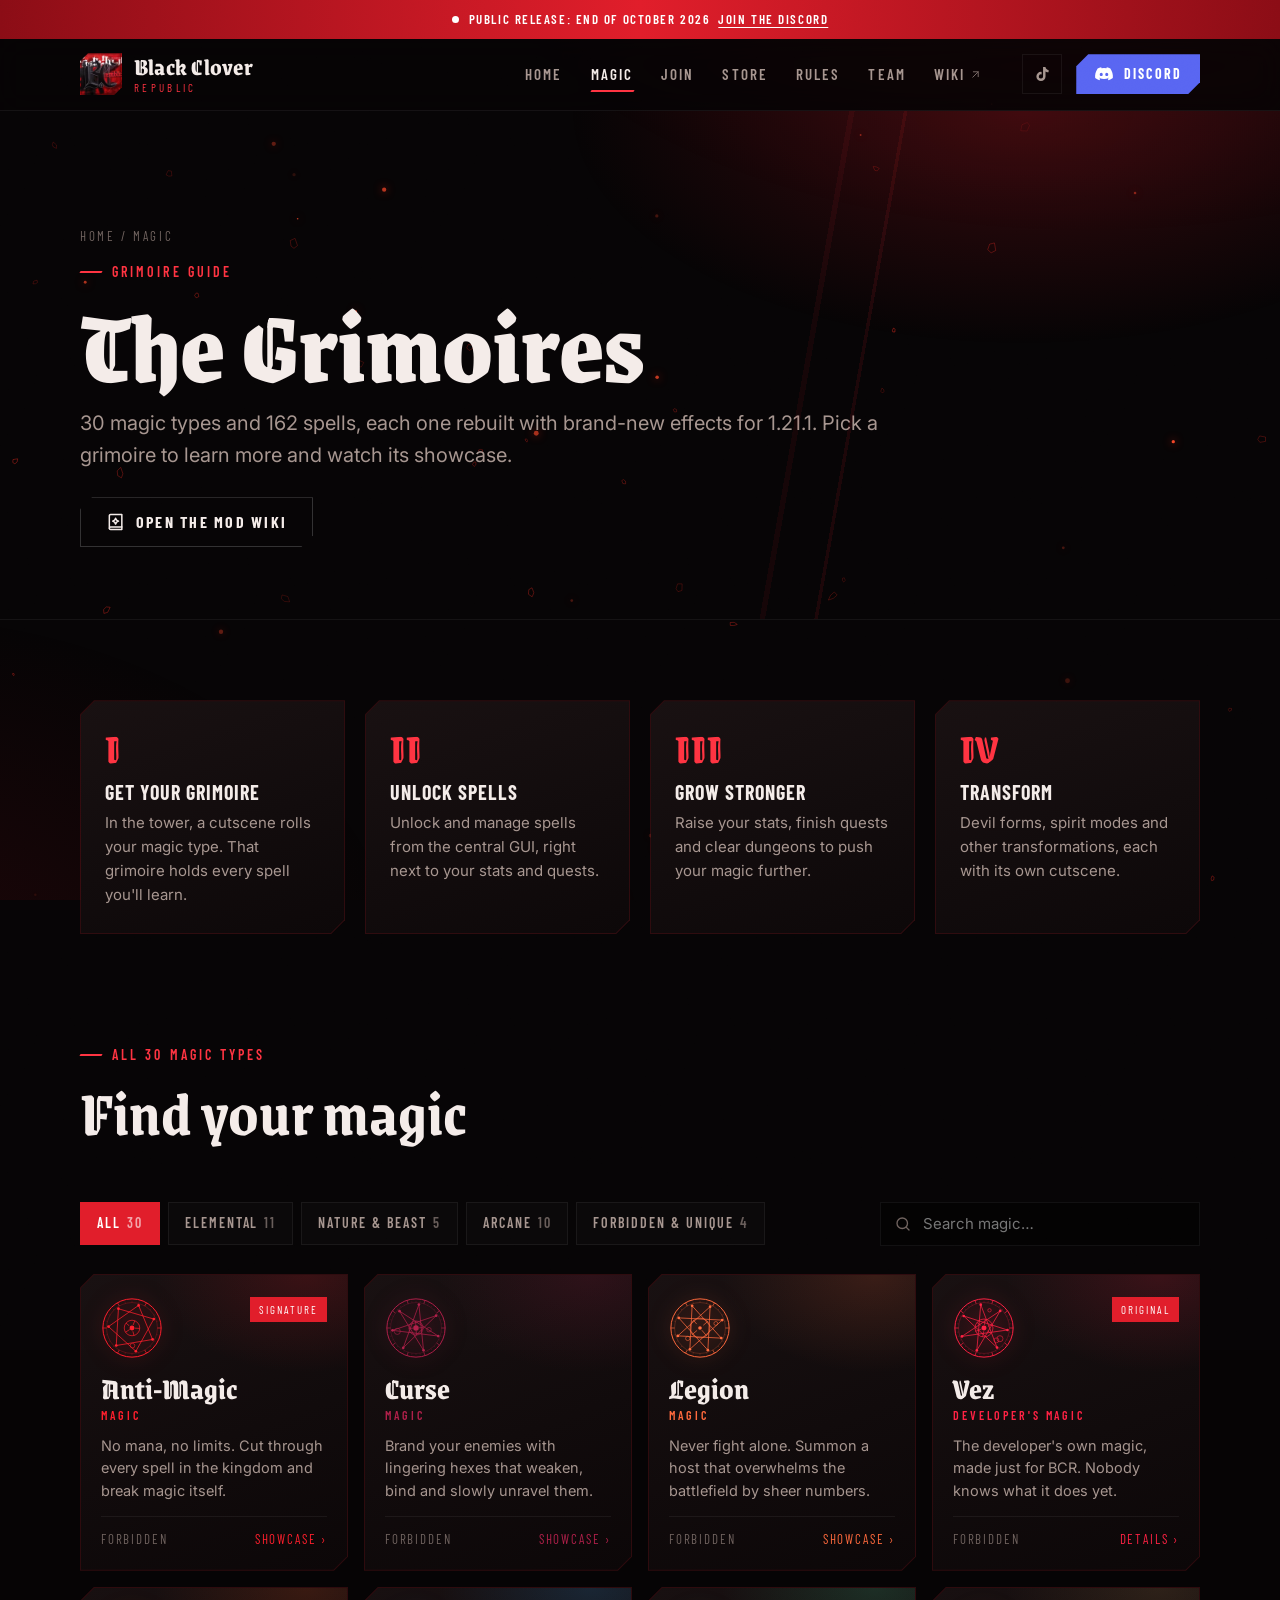
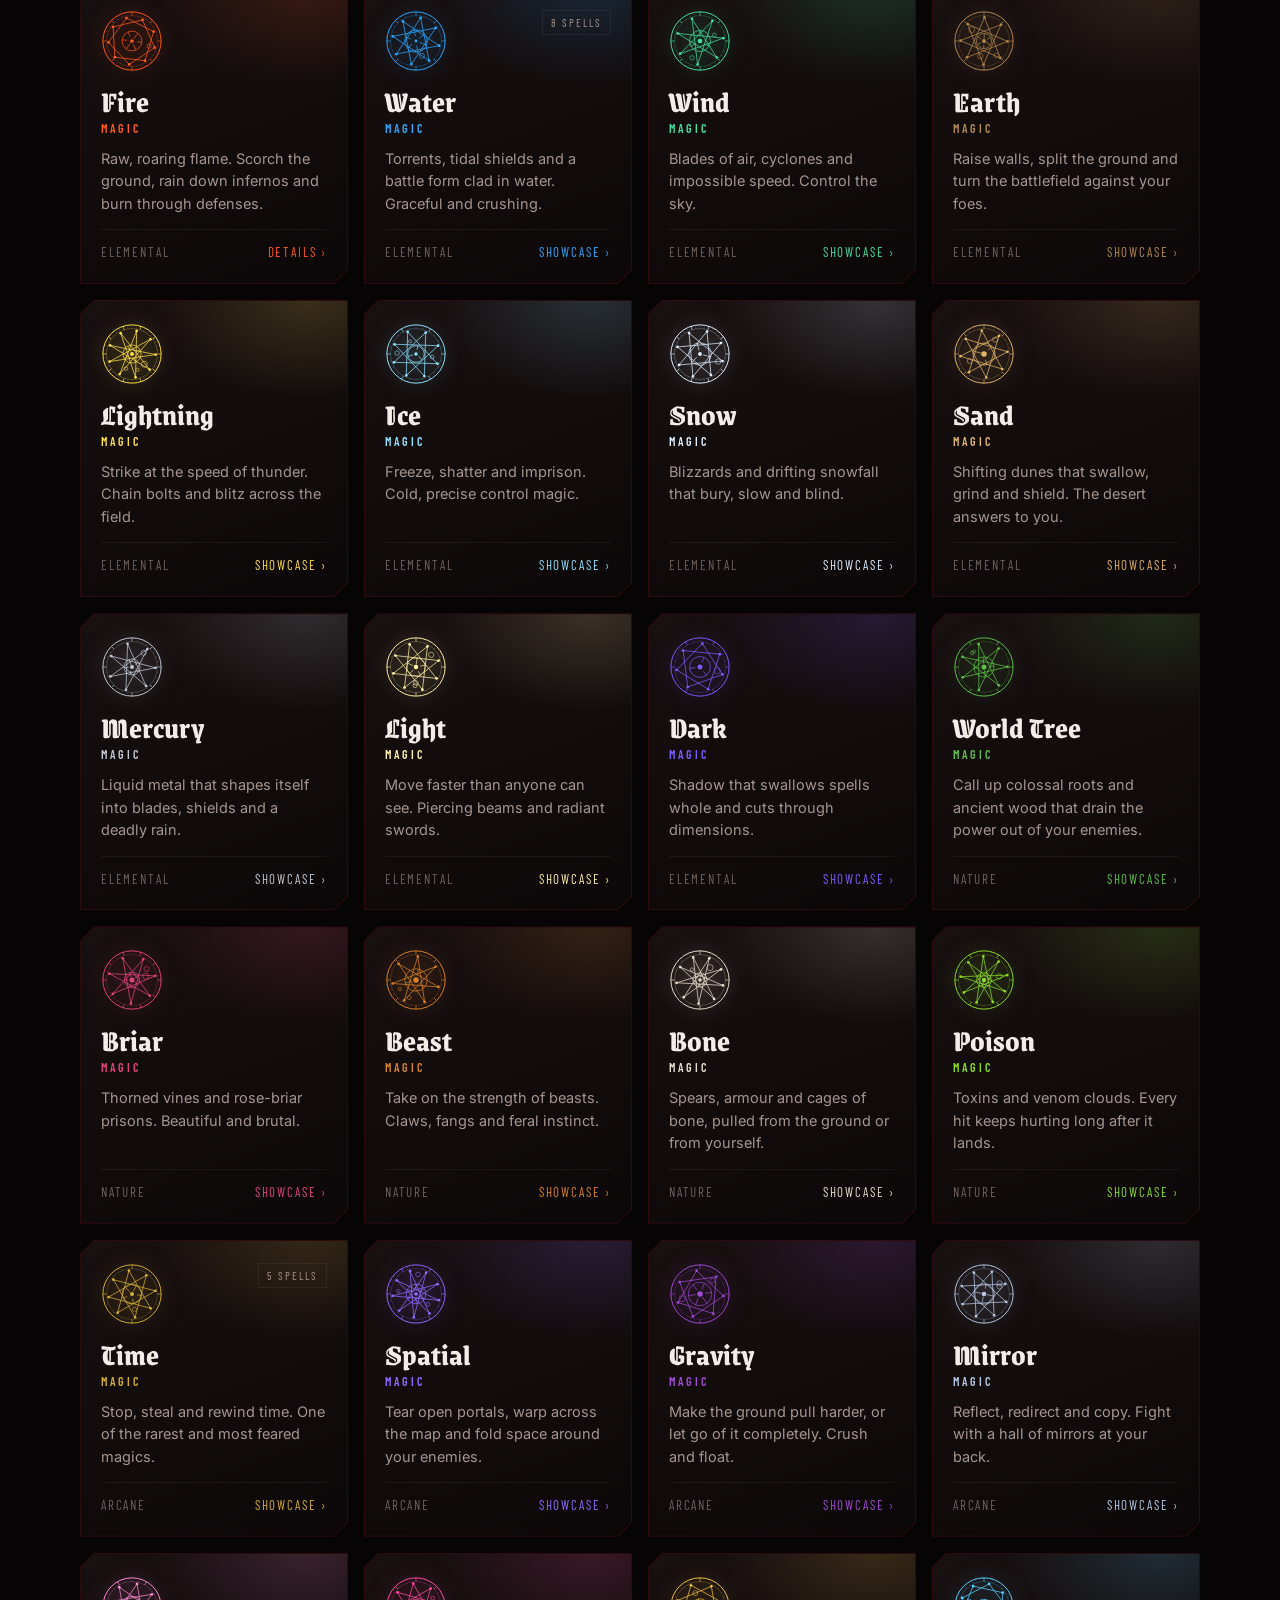
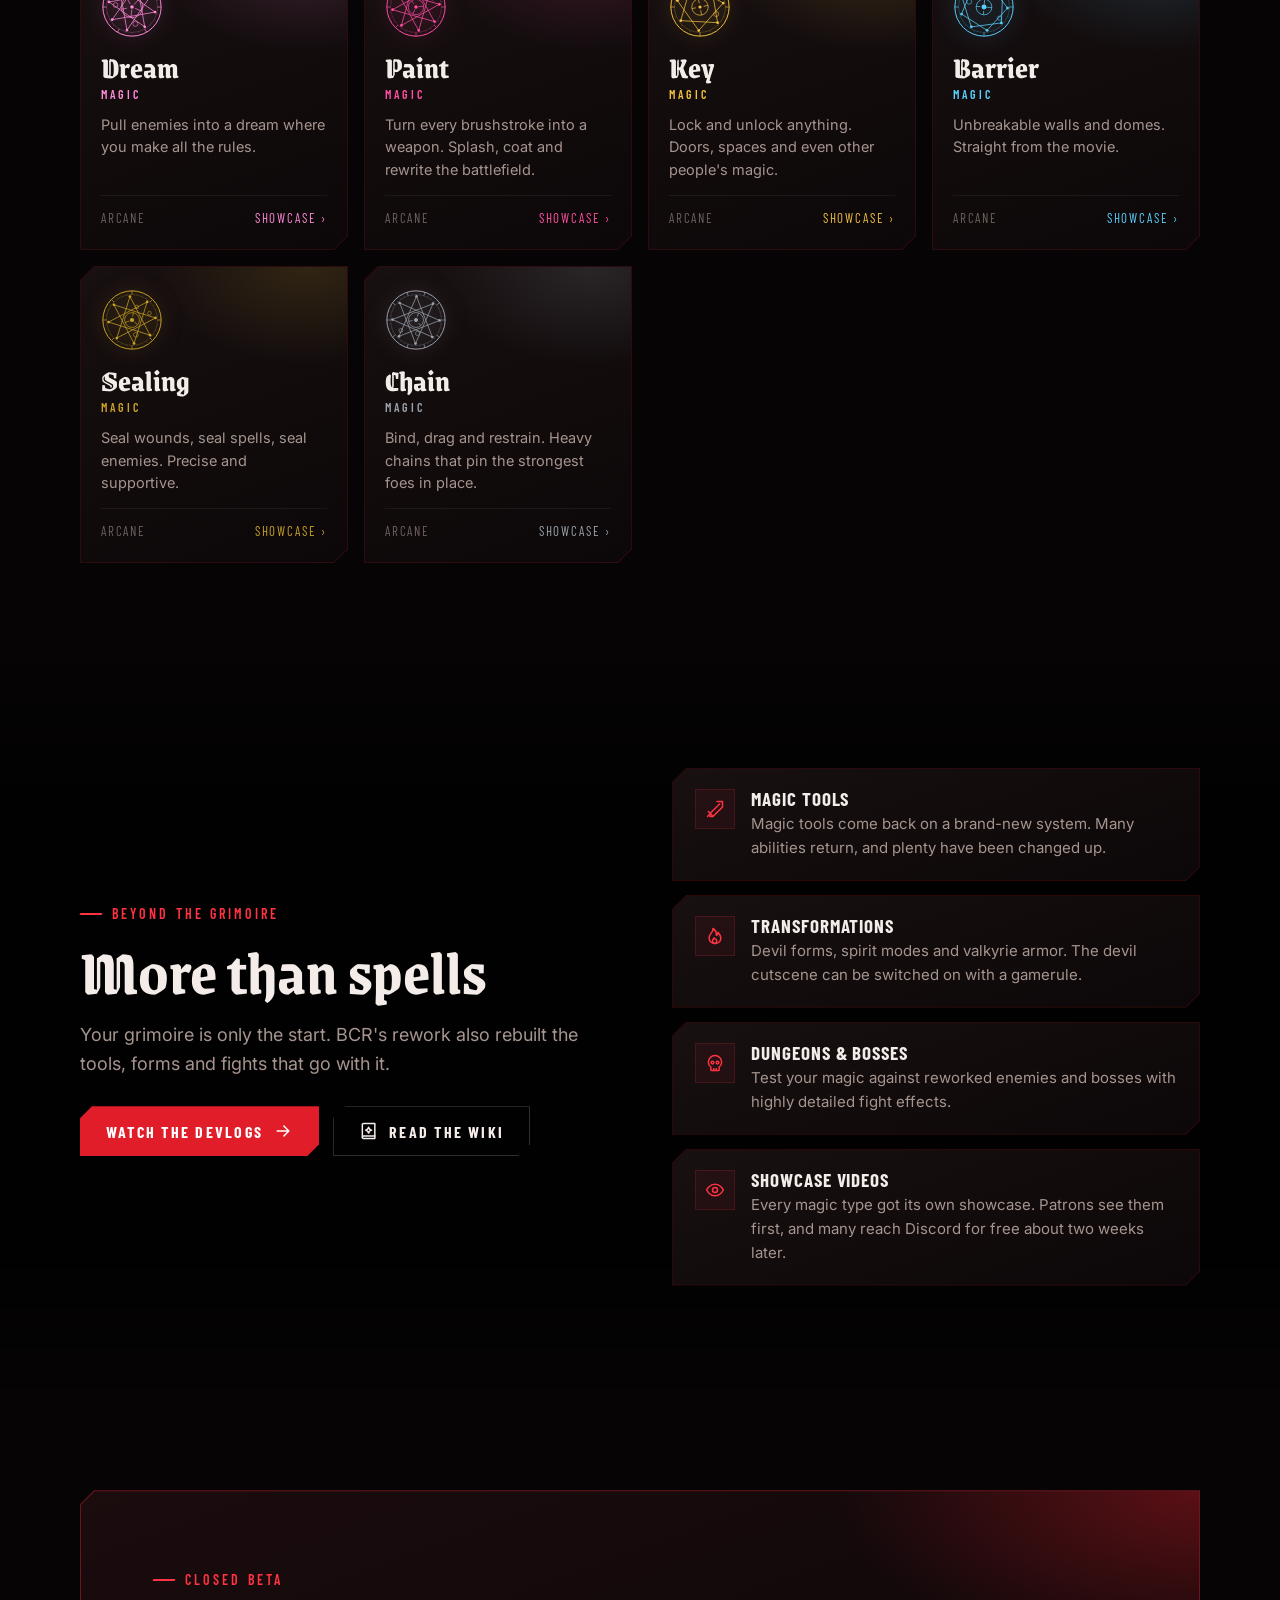
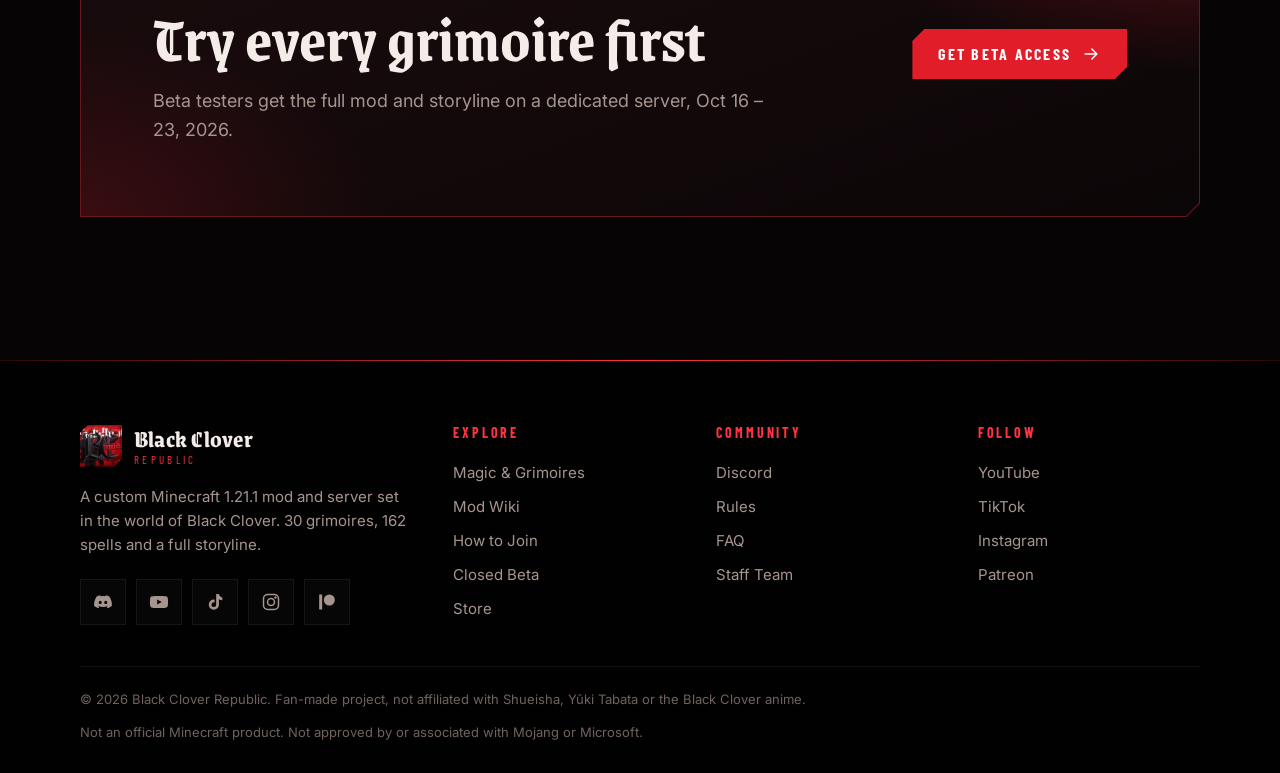
<file: magic.html>
<!doctype html>
<html lang="en">
<head>
  <meta charset="utf-8">
  <meta name="viewport" content="width=device-width, initial-scale=1">
  <meta name="robots" content="noindex, nofollow"> <!-- UNLISTED: remove this line to let Google show the site -->
  <title>Magic &amp; Grimoires | Black Clover Republic</title>
  <meta name="description" content="All 30 grimoires in the Black Clover Republic Minecraft mod: Anti-Magic, Time, Spatial, Fire, Water, Wind and more. 162 spells with brand-new effects.">
  <meta name="theme-color" content="#060405">
  <meta property="og:title" content="The Grimoires | Black Clover Republic">
  <meta property="og:description" content="30 magic types. 162 spells. Find your grimoire.">
  <meta property="og:image" content="https://blackcloverrepublic.github.io/assets/img/og-image.jpg">
  <link rel="icon" type="image/png" href="assets/img/favicon.png">
  <link rel="apple-touch-icon" href="assets/img/apple-touch-icon.png">
  <link rel="preconnect" href="https://fonts.googleapis.com">
  <link rel="preconnect" href="https://fonts.gstatic.com" crossorigin>
  <link rel="stylesheet" href="https://fonts.googleapis.com/css2?family=Barlow+Condensed:wght@500;600;700&family=Grenze+Gotisch:wght@600;700;800;900&family=Inter:wght@400;500;600&display=swap">
  <link rel="stylesheet" href="assets/css/style.css">
</head>
<body data-page="magic">
  <div id="site-header"></div>

  <main>
    <section class="page-hero">
      <div class="container">
        <div class="breadcrumb reveal"><a href="index.html">Home</a> / Magic</div>
        <span class="kicker reveal">Grimoire guide</span>
        <h1 class="reveal" style="--d:.06s">The Grimoires</h1>
        <p class="lead reveal" style="--d:.12s">30 magic types and 162 spells, each one rebuilt with brand-new effects for 1.21.1. Pick a grimoire to learn more and watch its showcase.</p>
        <div class="btn-row reveal" style="--d:.18s;margin-top:26px">
          <a class="btn btn--ghost" href="#" data-href="links.wiki" target="_blank" rel="noopener"><span data-icon="book"></span>Open the mod wiki</a>
        </div>
      </div>
    </section>

    <!-- How magic works -->
    <section class="section section--tight">
      <div class="container">
        <div class="grid how-grid">
          <div class="how card reveal"><div class="card__in"><b>I</b><h3>Get your grimoire</h3><p>In the tower, a cutscene rolls your magic type. That grimoire holds every spell you'll learn.</p></div></div>
          <div class="how card reveal" style="--d:.06s"><div class="card__in"><b>II</b><h3>Unlock spells</h3><p>Unlock and manage spells from the central GUI, right next to your stats and quests.</p></div></div>
          <div class="how card reveal" style="--d:.12s"><div class="card__in"><b>III</b><h3>Grow stronger</h3><p>Raise your stats, finish quests and clear dungeons to push your magic further.</p></div></div>
          <div class="how card reveal" style="--d:.18s"><div class="card__in"><b>IV</b><h3>Transform</h3><p>Devil forms, spirit modes and other transformations, each with its own cutscene.</p></div></div>
        </div>
      </div>
    </section>

    <!-- Grimoire browser -->
    <section class="section" id="grimoires" style="padding-top:24px">
      <div class="container">
        <div class="section-head reveal">
          <span class="kicker">All 30 magic types</span>
          <h2 class="h2">Find your magic</h2>
        </div>

        <div class="toolbar reveal">
          <div class="chips" role="group" aria-label="Filter by type" data-chips></div>
          <label class="search">
            <span class="sr-only">Search magic</span>
            <span data-icon="search"></span>
            <input type="search" placeholder="Search magic…" data-search autocomplete="off">
          </label>
        </div>

        <div class="grid magic-grid" data-grid></div>
        <p class="empty" data-empty hidden>No magic found. Try another name.</p>
      </div>
    </section>

    <!-- More than spells -->
    <section class="section section--dark">
      <div class="container split">
        <div class="reveal">
          <span class="kicker">Beyond the grimoire</span>
          <h2 class="h2">More than spells</h2>
          <p class="lead">Your grimoire is only the start. BCR's rework also rebuilt the tools, forms and fights that go with it.</p>
          <div class="btn-row" style="margin-top:28px">
            <a class="btn" href="index.html#devlogs">Watch the devlogs<span data-icon="arrow"></span></a>
            <a class="btn btn--ghost" href="#" data-href="links.wiki" target="_blank" rel="noopener"><span data-icon="book"></span>Read the wiki</a>
          </div>
        </div>
        <div class="panel-list">
          <div class="card reveal"><div class="card__in"><span class="ico" data-icon="sword"></span><div><h4>Magic tools</h4><p>Magic tools come back on a brand-new system. Many abilities return, and plenty have been changed up.</p></div></div></div>
          <div class="card reveal" style="--d:.06s"><div class="card__in"><span class="ico" data-icon="flame"></span><div><h4>Transformations</h4><p>Devil forms, spirit modes and valkyrie armor. The devil cutscene can be switched on with a gamerule.</p></div></div></div>
          <div class="card reveal" style="--d:.12s"><div class="card__in"><span class="ico" data-icon="skull"></span><div><h4>Dungeons &amp; bosses</h4><p>Test your magic against reworked enemies and bosses with highly detailed fight effects.</p></div></div></div>
          <div class="card reveal" style="--d:.18s"><div class="card__in"><span class="ico" data-icon="eye"></span><div><h4>Showcase videos</h4><p>Every magic type got its own showcase. Patrons see them first, and many reach Discord for free about two weeks later.</p></div></div></div>
        </div>
      </div>
    </section>

    <section class="section">
      <div class="container cta-band cta-band--actions reveal">
        <div class="card"><div class="card__in">
          <div>
            <span class="kicker">Closed beta</span>
            <h2 class="h2">Try every grimoire first</h2>
            <p class="lead">Beta testers get the full mod and storyline on a dedicated server, <span data-bind="release.betaWindow">Oct 16 – 23</span>.</p>
          </div>
          <div class="btn-row" style="justify-content:flex-end">
            <a class="btn" href="join.html#beta">Get beta access<span data-icon="arrow"></span></a>
          </div>
        </div></div>
      </div>
    </section>
  </main>

  <!-- Grimoire modal -->
  <div class="modal" data-modal aria-hidden="true">
    <div class="modal__box" role="dialog" aria-modal="true" aria-labelledby="modal-title">
      <div class="card"><div class="card__in">
        <button class="modal__close" type="button" data-close aria-label="Close"><span data-icon="close"></span></button>
        <div class="modal__head">
          <span data-m-sigil></span>
          <h2 id="modal-title"><span data-m-name></span><small data-m-group></small></h2>
        </div>
        <p class="modal__desc" data-m-desc></p>
        <div class="modal__facts">
          <div><small>Type</small><b data-m-type></b></div>
          <div><small>Spells</small><b data-m-spells></b></div>
          <div><small>Showcase</small><b data-m-where></b></div>
        </div>
        <div class="btn-row" data-m-actions></div>
      </div></div>
    </div>
  </div>

  <div id="site-footer"></div>

  <script src="assets/js/config.js"></script>
  <script src="assets/js/magic-data.js"></script>
  <script>
    window.BCR_PAGE = [() => {
      const MAGIC = window.BCR_MAGIC, GROUPS = window.BCR_GROUPS, I = window.BCR_ICONS;
      const grid = document.querySelector("[data-grid]");
      const chipsEl = document.querySelector("[data-chips]");
      const search = document.querySelector("[data-search]");
      const empty = document.querySelector("[data-empty]");
      const groupLabel = (id) => GROUPS.find((g) => g.id === id)?.label || "";
      const slug = (n) => n.toLowerCase().replace(/\s+/g, "-");
      let active = "all";

      // Chips
      chipsEl.innerHTML = GROUPS.map((g) => {
        const n = g.id === "all" ? MAGIC.length : MAGIC.filter((m) => m.group === g.id).length;
        return `<button class="chip" type="button" data-group="${g.id}" aria-pressed="${g.id === "all"}">${g.label}<span class="count">${n}</span></button>`;
      }).join("");

      // Cards
      grid.innerHTML = MAGIC.map((m, i) => {
        const badge = m.original ? `<span class="mcard__badge mcard__badge--hot">Original</span>`
          : m.featured ? `<span class="mcard__badge mcard__badge--hot">Signature</span>`
          : m.spells ? `<span class="mcard__badge">${m.spells} spells</span>` : "";
        return `
        <button class="mcard reveal" type="button" style="--mc:${m.color};--d:${(i % 4) * 0.05}s" data-name="${m.name}" data-group="${m.group}" id="${slug(m.name)}">
          <div class="card"><div class="card__in">
            <div class="mcard__top"><span class="mcard__sigil">${window.BCR_SIGIL(m.name)}</span>${badge}</div>
            <h3>${m.name}<small>${m.original ? "Developer's magic" : "Magic"}</small></h3>
            <p>${m.desc}</p>
            <div class="mcard__foot"><span>${GROUPS.find((g) => g.id === m.group)?.short || groupLabel(m.group)}</span><span>${m.showcase ? "Showcase ›" : "Details ›"}</span></div>
          </div></div>
        </button>`;
      }).join("");

      // Filter + search
      function apply() {
        const q = search.value.trim().toLowerCase();
        let shown = 0;
        grid.querySelectorAll(".mcard").forEach((c) => {
          const ok = (active === "all" || c.dataset.group === active) && (!q || c.dataset.name.toLowerCase().includes(q));
          c.hidden = !ok;
          if (ok) { shown++; c.classList.add("is-in"); }
        });
        empty.hidden = shown > 0;
      }
      chipsEl.addEventListener("click", (e) => {
        const b = e.target.closest(".chip"); if (!b) return;
        active = b.dataset.group;
        chipsEl.querySelectorAll(".chip").forEach((c) => c.setAttribute("aria-pressed", c === b));
        apply();
      });
      search.addEventListener("input", apply);

      // Modal
      const modal = document.querySelector("[data-modal]");
      const box = modal.querySelector(".modal__box");
      let lastFocus = null;
      function open(name, push = true) {
        const m = MAGIC.find((x) => x.name === name); if (!m) return;
        lastFocus = document.activeElement;
        box.style.setProperty("--mc", m.color);
        modal.querySelector("[data-m-sigil]").innerHTML = window.BCR_SIGIL(m.name);
        modal.querySelector("[data-m-name]").textContent = /magic$/i.test(m.name) ? m.name : m.name + " Magic";
        modal.querySelector("[data-m-group]").textContent = m.original ? "Developer's original magic" : groupLabel(m.group);
        modal.querySelector("[data-m-desc]").textContent = m.desc;
        modal.querySelector("[data-m-type]").textContent = groupLabel(m.group);
        modal.querySelector("[data-m-spells]").textContent = m.spells ? m.spells : "See in-game";
        const yt = m.showcase.includes("youtube");
        modal.querySelector("[data-m-where]").textContent = m.showcase ? (yt ? "YouTube" : "Patreon") : "Coming soon";
        modal.querySelector("[data-m-actions]").innerHTML =
          (m.showcase ? `<a class="btn" href="${m.showcase}" target="_blank" rel="noopener">${I.play}Watch showcase</a>` : "") +
          `<a class="btn btn--ghost" href="https://bcrepublic.fandom.com/wiki/Special:Search?query=${encodeURIComponent(/magic$/i.test(m.name) ? m.name : m.name + " Magic")}" target="_blank" rel="noopener">${I.book}Find it on the wiki</a>`;
        modal.classList.add("is-open");
        modal.setAttribute("aria-hidden", "false");
        document.body.style.overflow = "hidden";
        if (push) history.replaceState(null, "", "#" + slug(m.name));
        setTimeout(() => modal.querySelector("[data-close]").focus(), 50);
      }
      function close() {
        modal.classList.remove("is-open");
        modal.setAttribute("aria-hidden", "true");
        document.body.style.overflow = "";
        history.replaceState(null, "", location.pathname);
        lastFocus?.focus();
      }
      grid.addEventListener("click", (e) => { const c = e.target.closest(".mcard"); if (c) open(c.dataset.name); });
      modal.addEventListener("click", (e) => { if (e.target === modal || e.target.closest("[data-close]")) close(); });
      document.addEventListener("keydown", (e) => { if (e.key === "Escape" && modal.classList.contains("is-open")) close(); });

      // Deep link: magic.html#anti-magic
      const openFromHash = () => {
        const m = MAGIC.find((x) => "#" + slug(x.name) === decodeURIComponent(location.hash));
        if (m && !modal.classList.contains("is-open")) open(m.name, false);
      };
      setTimeout(openFromHash, 300);
      window.addEventListener("hashchange", openFromHash);
    }];
  </script>
  <script src="assets/js/main.js"></script>
</body>
</html>
</file>
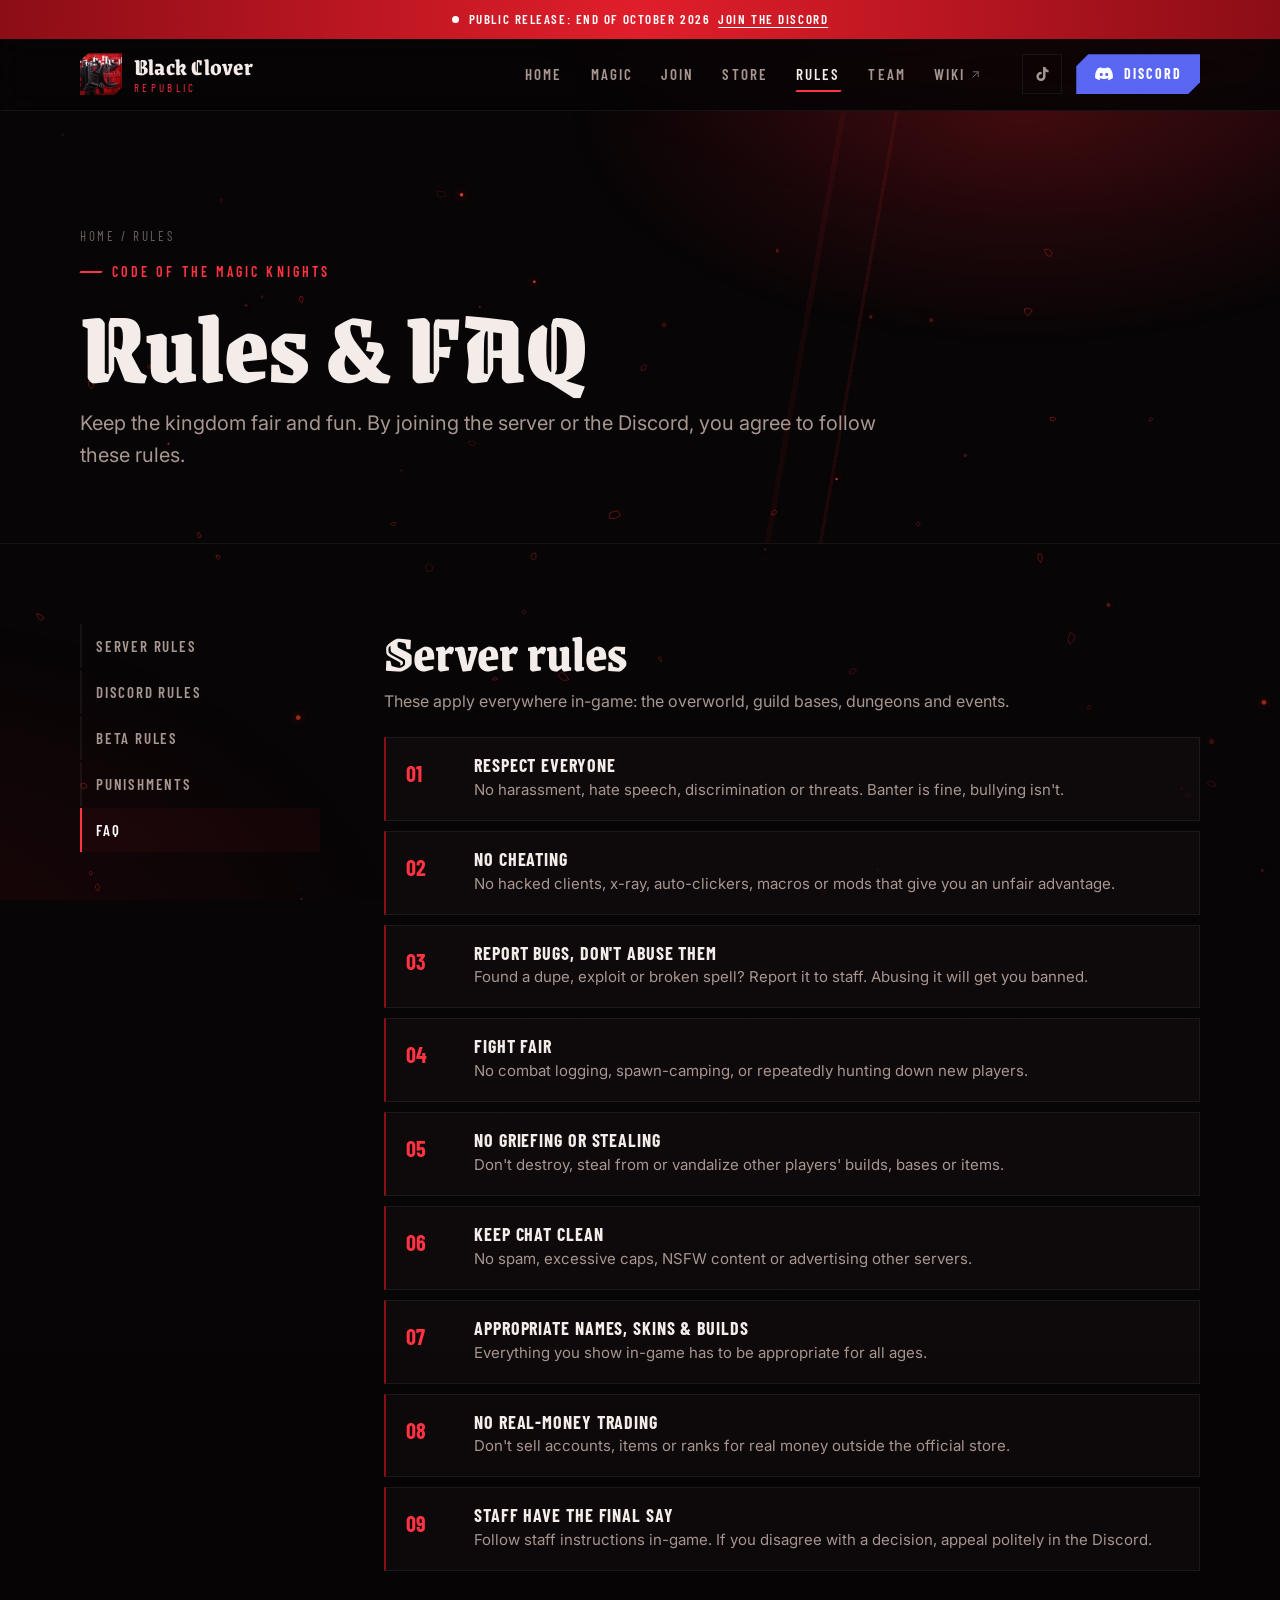
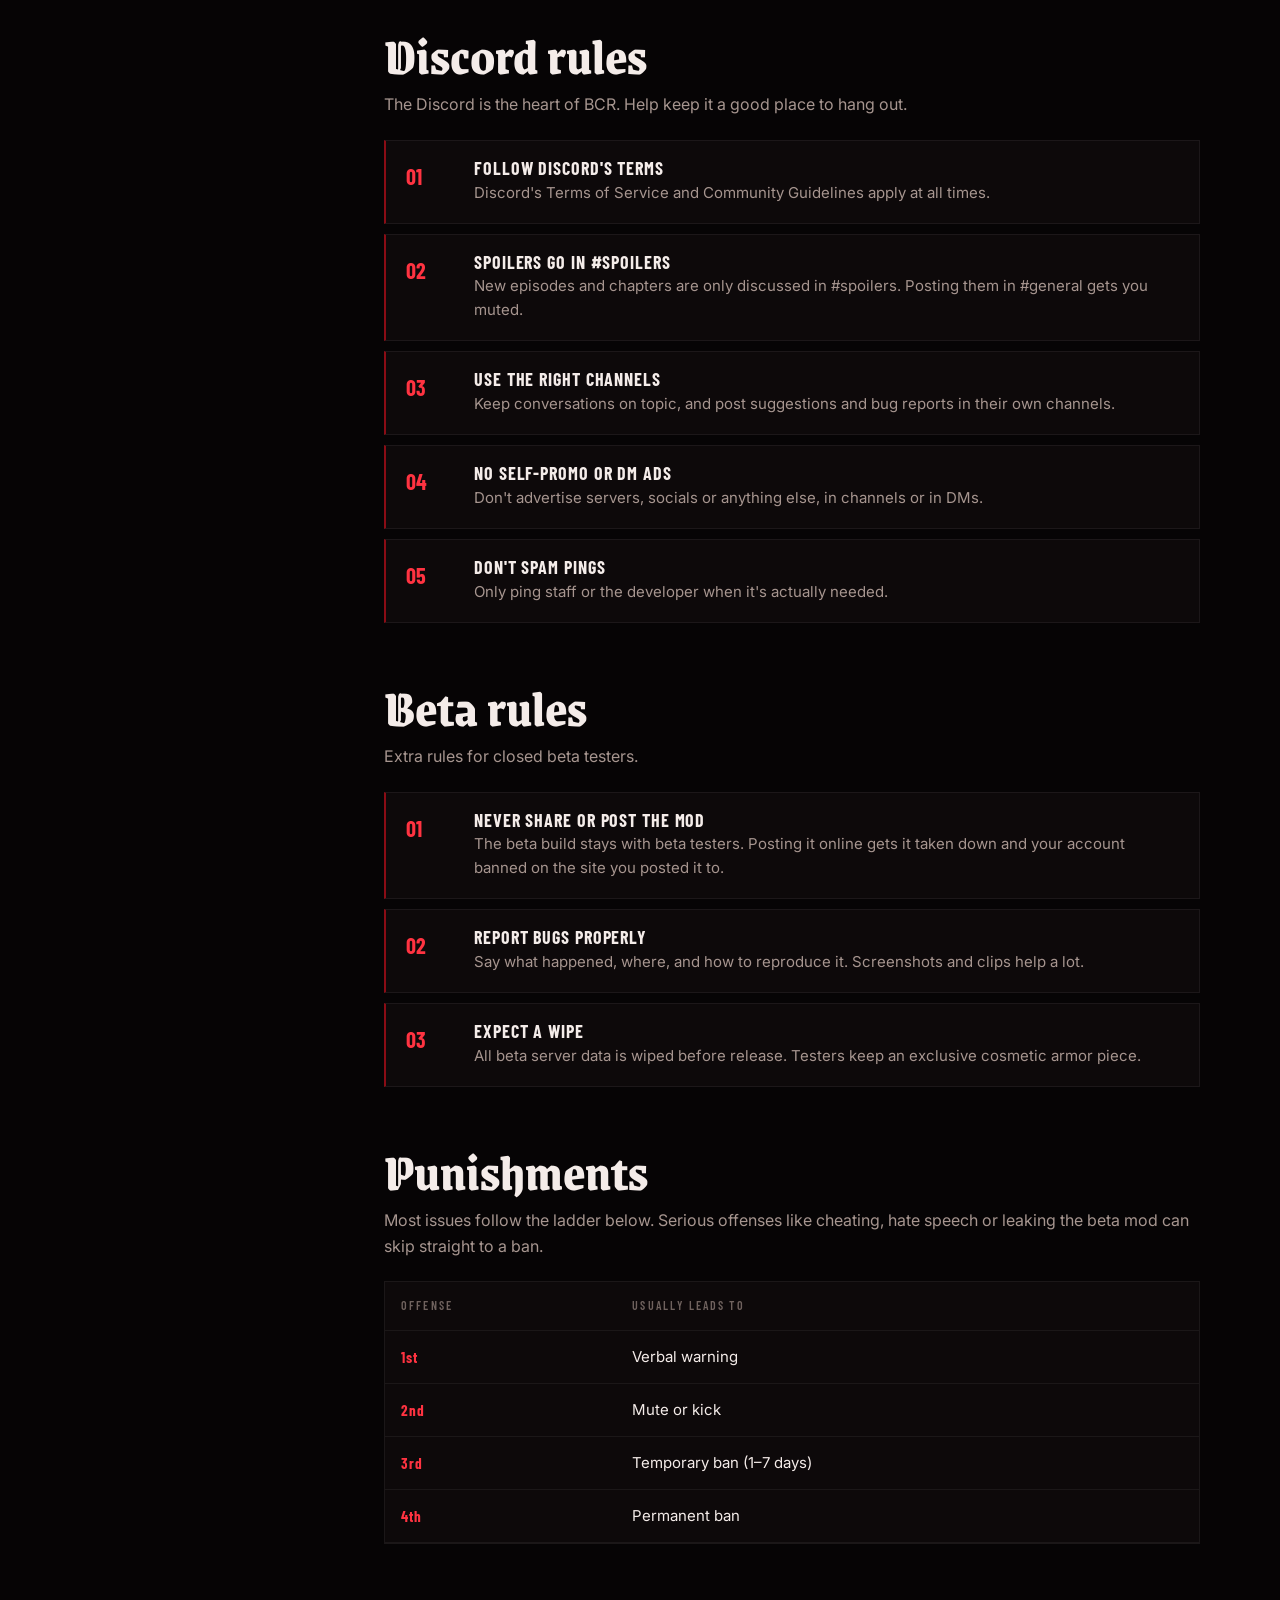
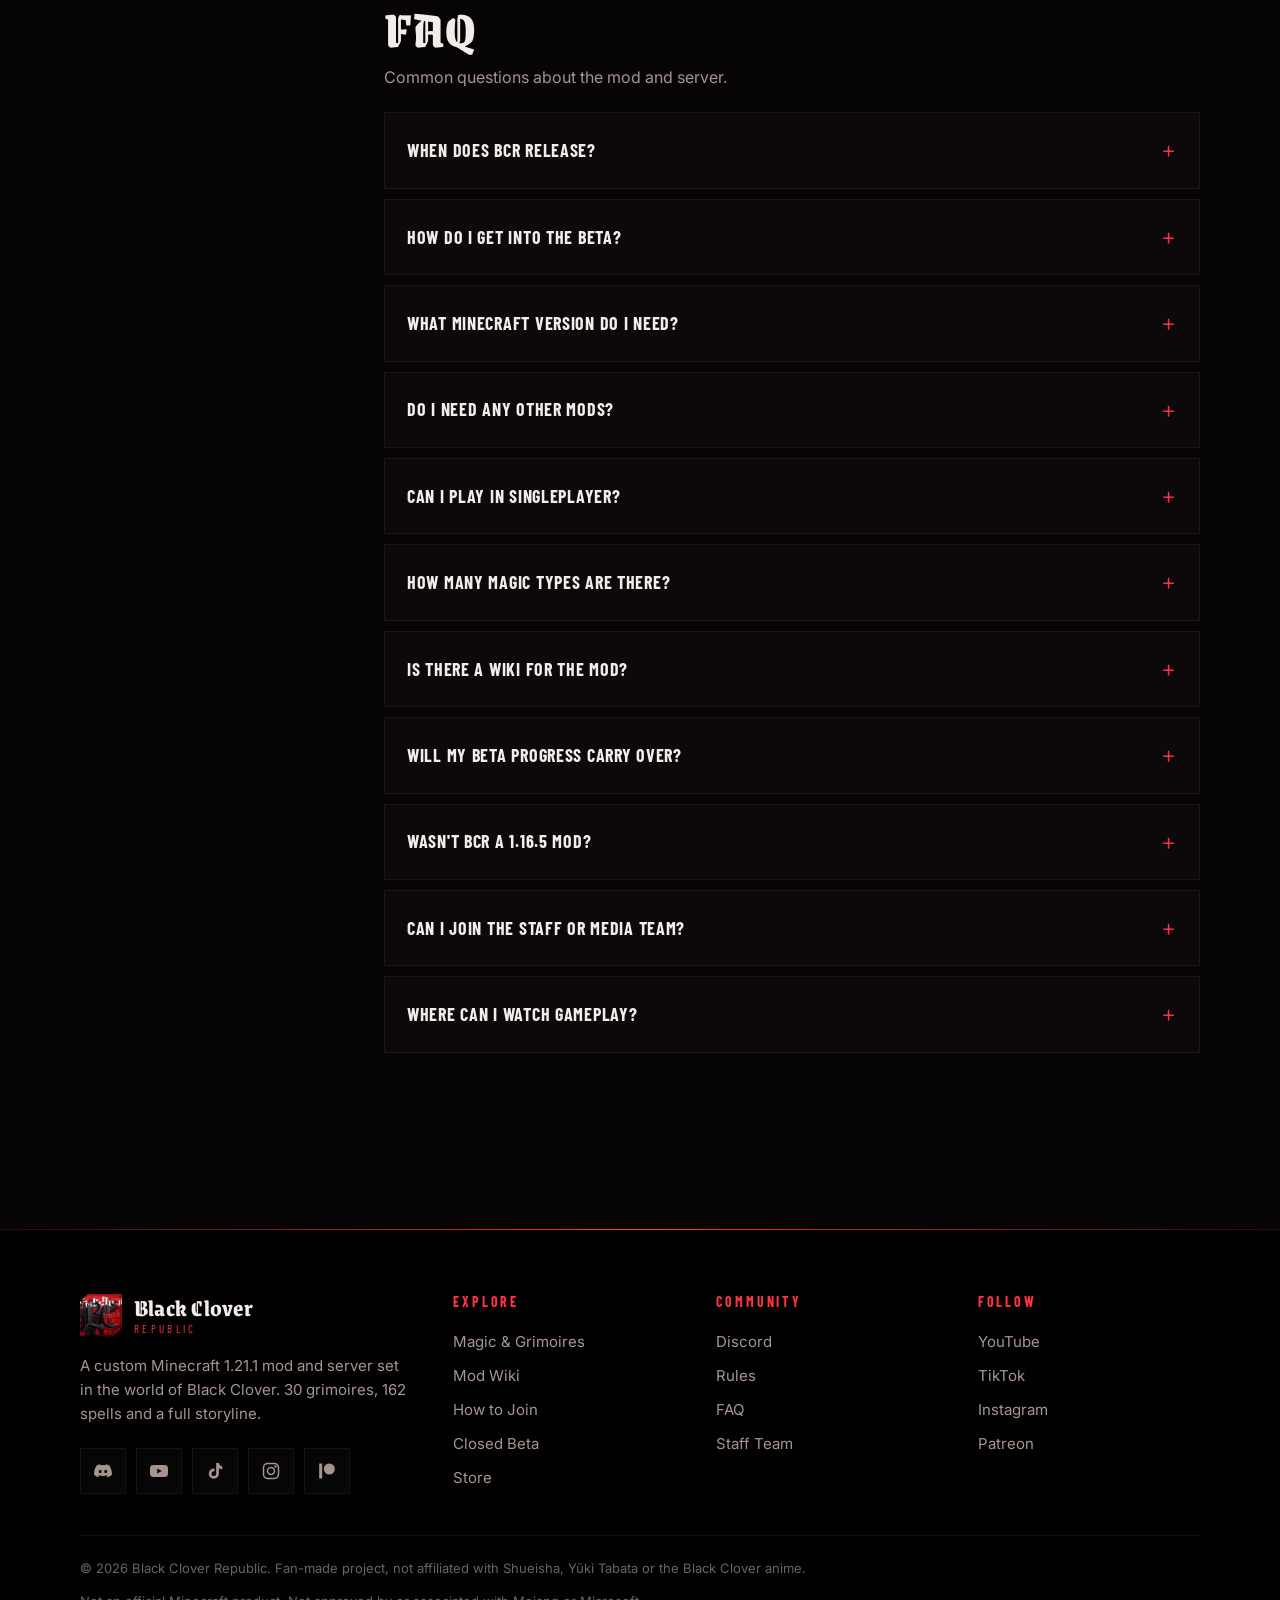
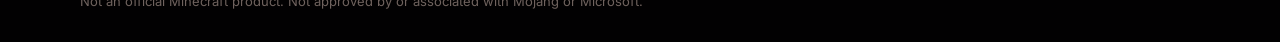
<file: rules.html>
<!doctype html>
<html lang="en">
<head>
  <meta charset="utf-8">
  <meta name="viewport" content="width=device-width, initial-scale=1">
  <meta name="robots" content="noindex, nofollow"> <!-- UNLISTED: remove this line to let Google show the site -->
  <title>Rules &amp; FAQ | Black Clover Republic</title>
  <meta name="description" content="Server, Discord and beta rules for Black Clover Republic, plus answers to common questions about the mod and server.">
  <meta name="theme-color" content="#060405">
  <meta property="og:title" content="Rules &amp; FAQ | Black Clover Republic">
  <meta property="og:description" content="Server, Discord and beta rules, plus answers to common questions.">
  <meta property="og:image" content="https://blackcloverrepublic.github.io/assets/img/og-image.jpg">
  <link rel="icon" type="image/png" href="assets/img/favicon.png">
  <link rel="apple-touch-icon" href="assets/img/apple-touch-icon.png">
  <link rel="preconnect" href="https://fonts.googleapis.com">
  <link rel="preconnect" href="https://fonts.gstatic.com" crossorigin>
  <link rel="stylesheet" href="https://fonts.googleapis.com/css2?family=Barlow+Condensed:wght@500;600;700&family=Grenze+Gotisch:wght@600;700;800;900&family=Inter:wght@400;500;600&display=swap">
  <link rel="stylesheet" href="assets/css/style.css">
</head>
<body data-page="rules">
  <div id="site-header"></div>

  <main>
    <section class="page-hero">
      <div class="container">
        <div class="breadcrumb reveal"><a href="index.html">Home</a> / Rules</div>
        <span class="kicker reveal">Code of the Magic Knights</span>
        <h1 class="reveal" style="--d:.06s">Rules &amp; FAQ</h1>
        <p class="lead reveal" style="--d:.12s">Keep the kingdom fair and fun. By joining the server or the Discord, you agree to follow these rules.</p>
      </div>
    </section>

    <section class="section section--tight">
      <div class="container rules-layout">
        <nav class="toc reveal" aria-label="On this page">
          <a href="#server">Server rules</a>
          <a href="#discord">Discord rules</a>
          <a href="#beta-rules">Beta rules</a>
          <a href="#punishments">Punishments</a>
          <a href="#faq">FAQ</a>
        </nav>

        <div>
          <!-- SERVER -->
          <div class="rule-block" id="server">
            <h2>Server rules</h2>
            <p>These apply everywhere in-game: the overworld, guild bases, dungeons and events.</p>
            <div class="rules">
              <div class="rule reveal"><div><h4>Respect everyone</h4><p>No harassment, hate speech, discrimination or threats. Banter is fine, bullying isn't.</p></div></div>
              <div class="rule reveal"><div><h4>No cheating</h4><p>No hacked clients, x-ray, auto-clickers, macros or mods that give you an unfair advantage.</p></div></div>
              <div class="rule reveal"><div><h4>Report bugs, don't abuse them</h4><p>Found a dupe, exploit or broken spell? Report it to staff. Abusing it will get you banned.</p></div></div>
              <div class="rule reveal"><div><h4>Fight fair</h4><p>No combat logging, spawn-camping, or repeatedly hunting down new players.</p></div></div>
              <div class="rule reveal"><div><h4>No griefing or stealing</h4><p>Don't destroy, steal from or vandalize other players' builds, bases or items.</p></div></div>
              <div class="rule reveal"><div><h4>Keep chat clean</h4><p>No spam, excessive caps, NSFW content or advertising other servers.</p></div></div>
              <div class="rule reveal"><div><h4>Appropriate names, skins &amp; builds</h4><p>Everything you show in-game has to be appropriate for all ages.</p></div></div>
              <div class="rule reveal"><div><h4>No real-money trading</h4><p>Don't sell accounts, items or ranks for real money outside the official store.</p></div></div>
              <div class="rule reveal"><div><h4>Staff have the final say</h4><p>Follow staff instructions in-game. If you disagree with a decision, appeal politely in the Discord.</p></div></div>
            </div>
          </div>

          <!-- DISCORD -->
          <div class="rule-block" id="discord">
            <h2>Discord rules</h2>
            <p>The Discord is the heart of BCR. Help keep it a good place to hang out.</p>
            <div class="rules">
              <div class="rule reveal"><div><h4>Follow Discord's Terms</h4><p>Discord's Terms of Service and Community Guidelines apply at all times.</p></div></div>
              <div class="rule reveal"><div><h4>Spoilers go in #spoilers</h4><p>New episodes and chapters are only discussed in #spoilers. Posting them in #general gets you muted.</p></div></div>
              <div class="rule reveal"><div><h4>Use the right channels</h4><p>Keep conversations on topic, and post suggestions and bug reports in their own channels.</p></div></div>
              <div class="rule reveal"><div><h4>No self-promo or DM ads</h4><p>Don't advertise servers, socials or anything else, in channels or in DMs.</p></div></div>
              <div class="rule reveal"><div><h4>Don't spam pings</h4><p>Only ping staff or the developer when it's actually needed.</p></div></div>
            </div>
          </div>

          <!-- BETA -->
          <div class="rule-block" id="beta-rules">
            <h2>Beta rules</h2>
            <p>Extra rules for closed beta testers.</p>
            <div class="rules">
              <div class="rule reveal"><div><h4>Never share or post the mod</h4><p>The beta build stays with beta testers. Posting it online gets it taken down and your account banned on the site you posted it to.</p></div></div>
              <div class="rule reveal"><div><h4>Report bugs properly</h4><p>Say what happened, where, and how to reproduce it. Screenshots and clips help a lot.</p></div></div>
              <div class="rule reveal"><div><h4>Expect a wipe</h4><p>All beta server data is wiped before release. Testers keep an exclusive cosmetic armor piece.</p></div></div>
            </div>
          </div>

          <!-- PUNISHMENTS -->
          <div class="rule-block" id="punishments">
            <h2>Punishments</h2>
            <p>Most issues follow the ladder below. Serious offenses like cheating, hate speech or leaking the beta mod can skip straight to a ban.</p>
            <div class="table-wrap reveal">
              <table class="ladder-table">
                <thead><tr><th>Offense</th><th>Usually leads to</th></tr></thead>
                <tbody>
                  <tr><td>1st</td><td>Verbal warning</td></tr>
                  <tr><td>2nd</td><td>Mute or kick</td></tr>
                  <tr><td>3rd</td><td>Temporary ban (1–7 days)</td></tr>
                  <tr><td>4th</td><td>Permanent ban</td></tr>
                </tbody>
              </table>
            </div>
          </div>

          <!-- FAQ -->
          <div class="rule-block" id="faq">
            <h2>FAQ</h2>
            <p>Common questions about the mod and server.</p>
            <div class="faq">
              <details class="reveal"><summary>When does BCR release?</summary><div>The closed beta runs <span data-bind="release.betaWindow">Oct 16 – 23</span> (it could shift one week to Oct 23 – 30). Planned public release: <span data-bind="release.publicRelease">End of October 2026</span>. Follow the <a href="#" data-href="links.discord" target="_blank" rel="noopener">Discord</a> for exact dates.</div></details>
              <details class="reveal"><summary>How do I get into the beta?</summary><div>Join the <a href="#" data-href="links.patreon" target="_blank" rel="noopener">Patreon</a> ($5/month) for guaranteed access, or win a free spot in one of the Discord giveaways. More info on the <a href="join.html#beta">Join page</a>.</div></details>
              <details class="reveal"><summary>What Minecraft version do I need?</summary><div>Minecraft Java Edition <span data-bind="server.minecraftVersion">1.21.1</span>. The mod loader will be announced before release. The <a href="join.html#install">install guide</a> will list it once it's final.</div></details>
              <details class="reveal"><summary>Do I need any other mods?</summary><div>The goal is zero dependencies: install the BCR mod and play. If anything else turns out to be required, it'll be listed in the install guide.</div></details>
              <details class="reveal"><summary>Can I play in singleplayer?</summary><div>Yes. The guild bases and the Grimoire Tower are planned to generate as structures in normal worlds, so you can explore them in singleplayer too.</div></details>
              <details class="reveal"><summary>How many magic types are there?</summary><div>30 grimoires with 162 spells in total. Browse them all on the <a href="magic.html">Magic page</a>. More magic types can be added after release.</div></details>
              <details class="reveal"><summary>Is there a wiki for the mod?</summary><div>Yes! Grimoires, races, NPCs, dungeons and more are on the <a href="#" data-href="links.wiki" target="_blank" rel="noopener">BCR wiki</a>.</div></details>
              <details class="reveal"><summary>Will my beta progress carry over?</summary><div>No. The beta server is wiped before release, but every tester keeps an exclusive cosmetic armor piece.</div></details>
              <details class="reveal"><summary>Wasn't BCR a 1.16.5 mod?</summary><div>The original version was. The new BCR is a full remake for 1.21.1, with a new GUI, a quest system, cutscenes, reworked magic tools and new effects for every spell.</div></details>
              <details class="reveal"><summary>Can I join the staff or media team?</summary><div>Staff applications open in rounds, and they're announced in the Discord. The media team is a paid role that helps make short-form videos. Message the owner on Discord with examples of your work. See the <a href="team.html#join-team">Team page</a>.</div></details>
              <details class="reveal"><summary>Where can I watch gameplay?</summary><div>Devlogs are on <a href="#" data-href="links.youtube" target="_blank" rel="noopener">YouTube</a>, and spell showcases, transformations and the trailer are on <a href="#" data-href="links.tiktok" target="_blank" rel="noopener">TikTok</a> and <a href="#" data-href="links.instagram" target="_blank" rel="noopener">Instagram</a>.</div></details>
            </div>
          </div>
        </div>
      </div>
    </section>
  </main>

  <div id="site-footer"></div>

  <script src="assets/js/config.js"></script>
  <script>
    window.BCR_PAGE = [() => {
      // Highlight the current section in the side nav
      const links = [...document.querySelectorAll(".toc a")];
      const blocks = links.map((a) => document.querySelector(a.getAttribute("href")));
      const io = new IntersectionObserver((entries) => {
        entries.forEach((en) => {
          if (en.isIntersecting) links.forEach((a) => a.classList.toggle("is-active", a.getAttribute("href") === "#" + en.target.id));
        });
      }, { rootMargin: "-30% 0px -60% 0px" });
      blocks.forEach((b) => b && io.observe(b));
      // Open a FAQ item if linked directly
      if (location.hash === "#faq") document.querySelector("#faq details")?.setAttribute("open", "");
    }];
  </script>
  <script src="assets/js/main.js"></script>
</body>
</html>
</file>
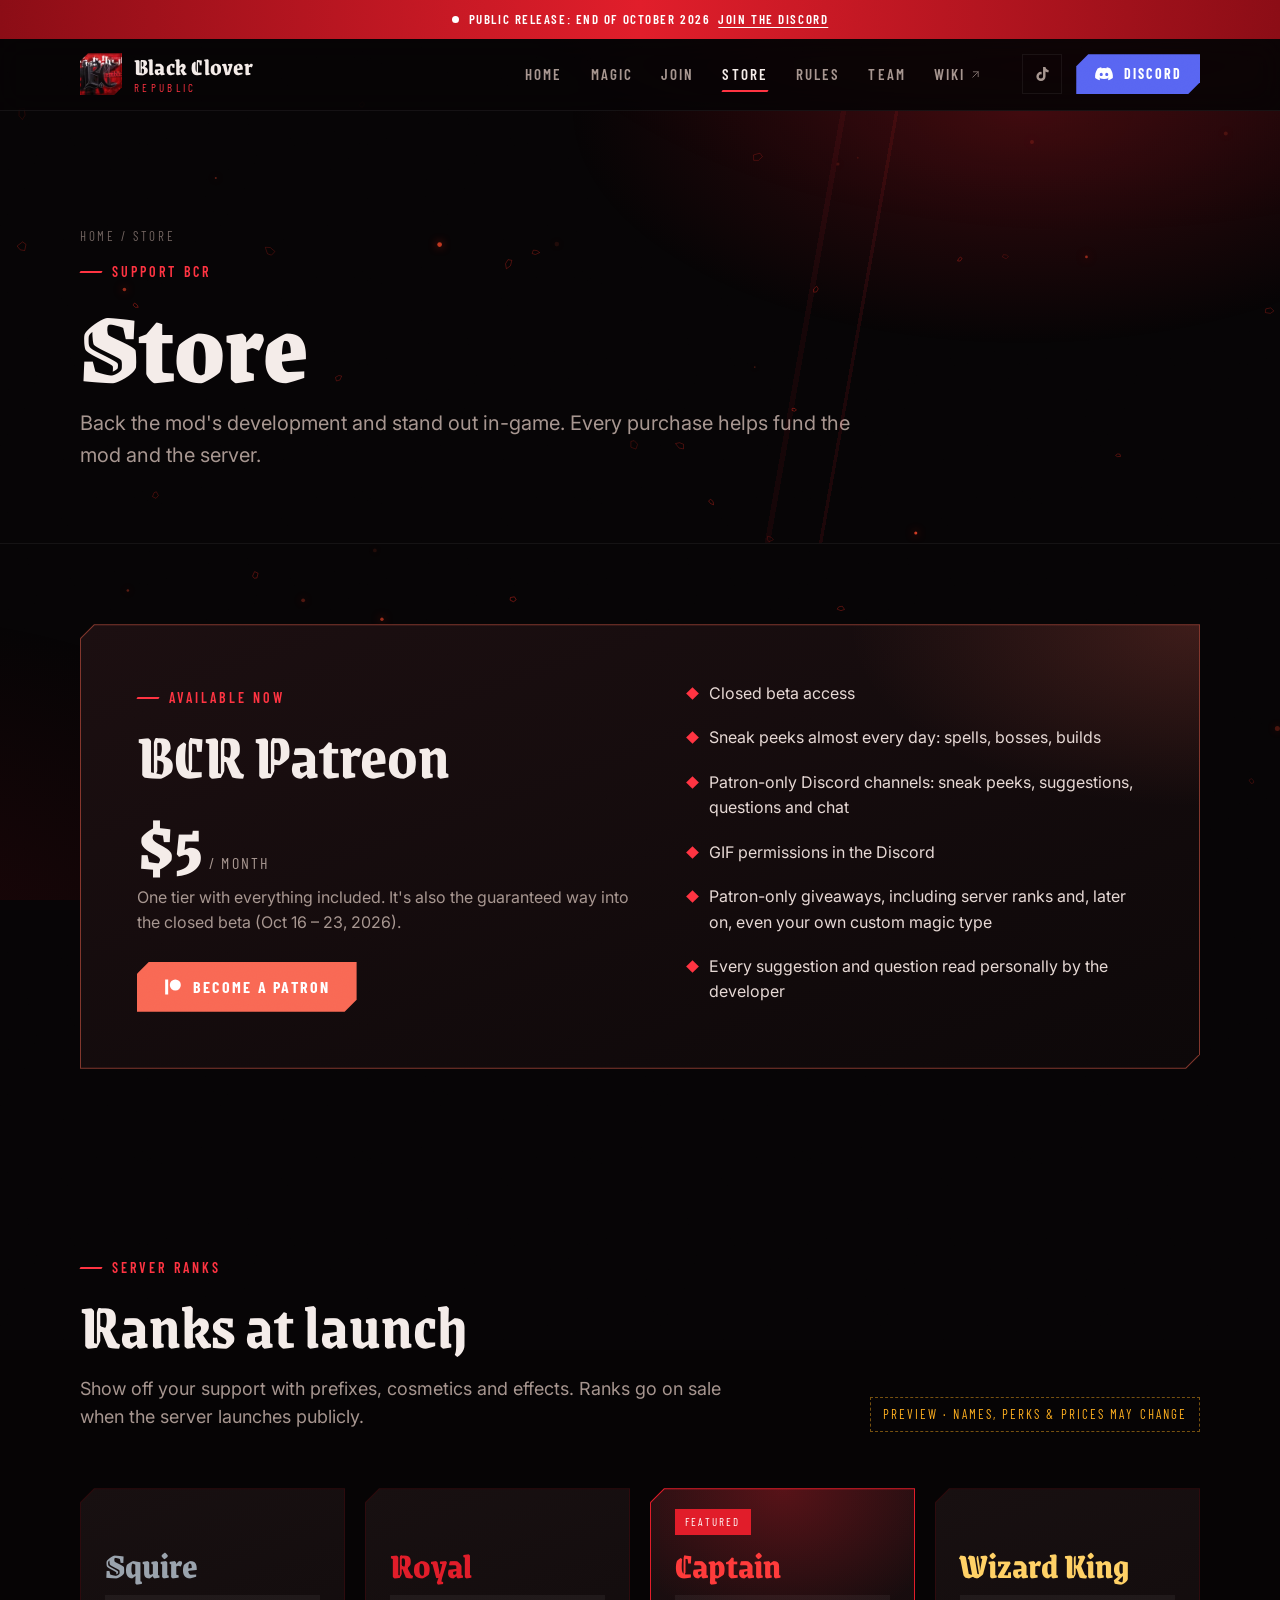
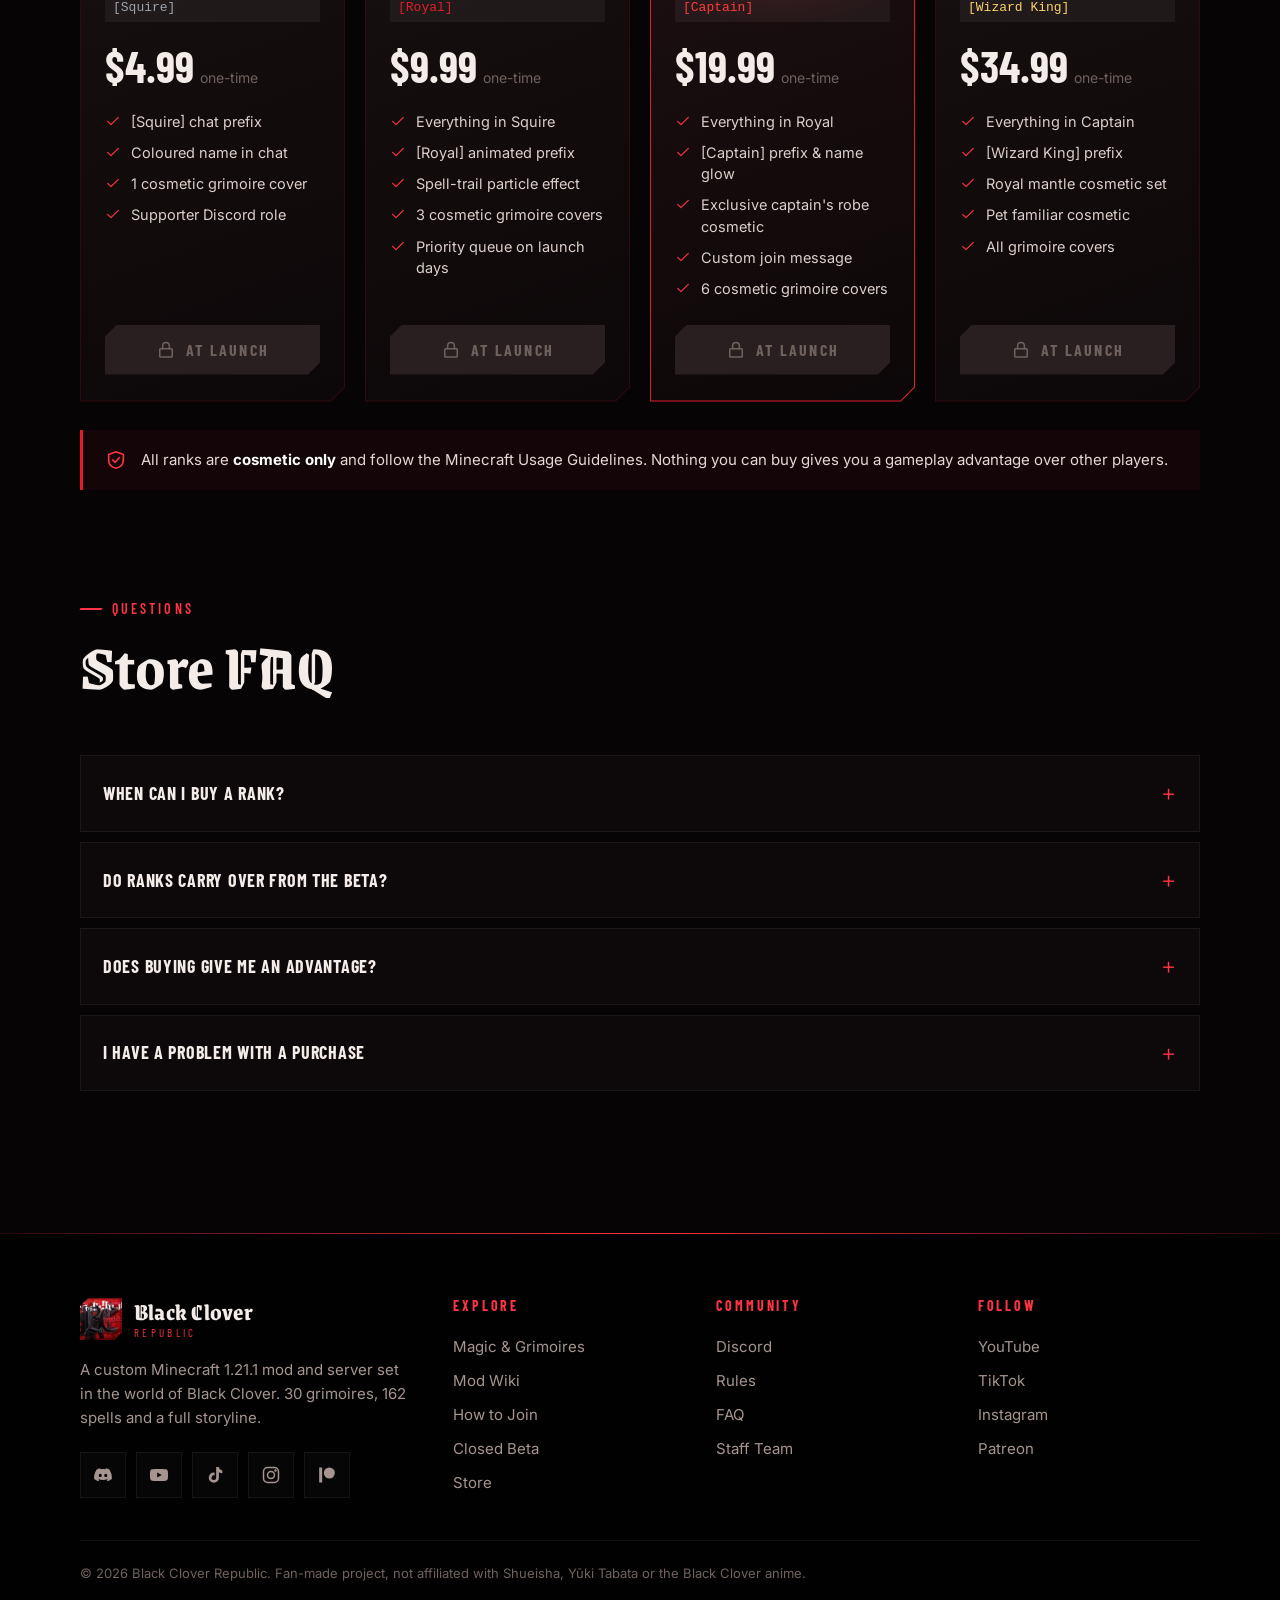
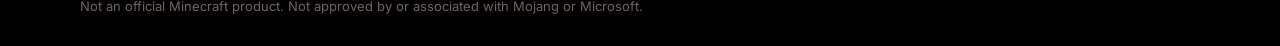
<file: store.html>
<!doctype html>
<html lang="en">
<head>
  <meta charset="utf-8">
  <meta name="viewport" content="width=device-width, initial-scale=1">
  <meta name="robots" content="noindex, nofollow"> <!-- UNLISTED: remove this line to let Google show the site -->
  <title>Store | Black Clover Republic</title>
  <meta name="description" content="Support Black Clover Republic: Patreon membership with closed beta access, plus cosmetic server ranks at launch.">
  <meta name="theme-color" content="#060405">
  <meta property="og:title" content="Store | Black Clover Republic">
  <meta property="og:description" content="Patreon membership with closed beta access, plus cosmetic server ranks at launch.">
  <meta property="og:image" content="https://blackcloverrepublic.github.io/assets/img/og-image.jpg">
  <link rel="icon" type="image/png" href="assets/img/favicon.png">
  <link rel="apple-touch-icon" href="assets/img/apple-touch-icon.png">
  <link rel="preconnect" href="https://fonts.googleapis.com">
  <link rel="preconnect" href="https://fonts.gstatic.com" crossorigin>
  <link rel="stylesheet" href="https://fonts.googleapis.com/css2?family=Barlow+Condensed:wght@500;600;700&family=Grenze+Gotisch:wght@600;700;800;900&family=Inter:wght@400;500;600&display=swap">
  <link rel="stylesheet" href="assets/css/style.css">
</head>
<body data-page="store">
  <div id="site-header"></div>

  <main>
    <section class="page-hero">
      <div class="container">
        <div class="breadcrumb reveal"><a href="index.html">Home</a> / Store</div>
        <span class="kicker reveal">Support BCR</span>
        <h1 class="reveal" style="--d:.06s">Store</h1>
        <p class="lead reveal" style="--d:.12s">Back the mod's development and stand out in-game. Every purchase helps fund the mod and the server.</p>
      </div>
    </section>

    <!-- Patreon -->
    <section class="section section--tight">
      <div class="container patreon-card reveal">
        <div class="card"><div class="card__in">
          <div>
            <span class="kicker">Available now</span>
            <h2 class="h2">BCR Patreon</h2>
            <div class="price"><b>$5</b><span>/ month</span></div>
            <p class="muted">One tier with everything included. It's also the guaranteed way into the closed beta (<span data-bind="release.betaWindow">Oct 16 – 23</span>).</p>
            <div class="btn-row" style="margin-top:26px">
              <a class="btn btn--patreon" href="#" data-href="links.patreon" target="_blank" rel="noopener"><span data-icon="patreon"></span>Become a patron</a>
            </div>
          </div>
          <ul class="checklist">
            <li>Closed beta access</li>
            <li>Sneak peeks almost every day: spells, bosses, builds</li>
            <li>Patron-only Discord channels: sneak peeks, suggestions, questions and chat</li>
            <li>GIF permissions in the Discord</li>
            <li>Patron-only giveaways, including server ranks and, later on, even your own custom magic type</li>
            <li>Every suggestion and question read personally by the developer</li>
          </ul>
        </div></div>
      </div>
    </section>

    <!-- Ranks -->
    <section class="section">
      <div class="container">
        <div class="section-head reveal" style="display:flex;justify-content:space-between;align-items:flex-end;gap:20px;flex-wrap:wrap">
          <div>
            <span class="kicker">Server ranks</span>
            <h2 class="h2">Ranks at launch</h2>
            <p class="lead">Show off your support with prefixes, cosmetics and effects. Ranks go on sale when the server launches publicly.</p>
          </div>
          <span class="example-flag" data-preview-flag>Preview · names, perks &amp; prices may change</span>
        </div>
        <div class="grid ranks" data-ranks></div>
        <div class="note reveal" style="margin-top:28px">
          <span data-icon="shield"></span>
          <p>All ranks are <strong style="color:#fff">cosmetic only</strong> and follow the Minecraft Usage Guidelines. Nothing you can buy gives you a gameplay advantage over other players.</p>
        </div>
      </div>
    </section>

    <section class="section" style="padding-top:0">
      <div class="container">
        <div class="section-head reveal"><span class="kicker">Questions</span><h2 class="h2">Store FAQ</h2></div>
        <div class="faq">
          <details class="reveal"><summary>When can I buy a rank?</summary><div>Ranks go on sale when the server launches publicly. Want something now? The Patreon tier is open and includes beta access.</div></details>
          <details class="reveal"><summary>Do ranks carry over from the beta?</summary><div>The beta server is wiped before release. Beta testers keep their exclusive cosmetic armor piece as a thank-you.</div></details>
          <details class="reveal"><summary>Does buying give me an advantage?</summary><div>No. Everything in the store is cosmetic, so the playing field stays fair for everyone.</div></details>
          <details class="reveal"><summary>I have a problem with a purchase</summary><div>Ask in the <a href="#" data-href="links.discord" target="_blank" rel="noopener">Discord</a> and a staff member will help you out.</div></details>
        </div>
      </div>
    </section>
  </main>

  <div id="site-footer"></div>

  <script src="assets/js/config.js"></script>
  <script>
    window.BCR_PAGE = [() => {
      const C = window.BCR, I = window.BCR_ICONS;
      const store = C.links.store;
      document.querySelector("[data-ranks]").innerHTML = C.ranks.map((r, i) => `
        <div class="rank reveal${r.featured ? " rank--featured" : ""}" style="--d:${i * 0.06}s">
          <div class="card"><div class="card__in">
            ${r.featured ? `<span class="rank__ribbon">Featured</span>` : ""}
            <h3 class="rank__name" style="color:${r.color}">${r.name}</h3>
            <span class="rank__tag" style="color:${r.color}">[${r.name}]</span>
            <div class="rank__price"><b>$${r.price}</b><span>one-time</span></div>
            <ul>${r.perks.map((p) => `<li>${I.check}<span>${p}</span></li>`).join("")}</ul>
            ${store
              ? `<a class="btn btn--block${r.featured ? "" : " btn--ghost"}" href="${store}" target="_blank" rel="noopener">Buy ${r.name}</a>`
              : `<span class="btn btn--block" aria-disabled="true">${I.lock}At launch</span>`}
          </div></div>
        </div>`).join("");
      if (store) document.querySelector("[data-preview-flag]").remove();
    }];
  </script>
  <script src="assets/js/main.js"></script>
</body>
</html>
</file>
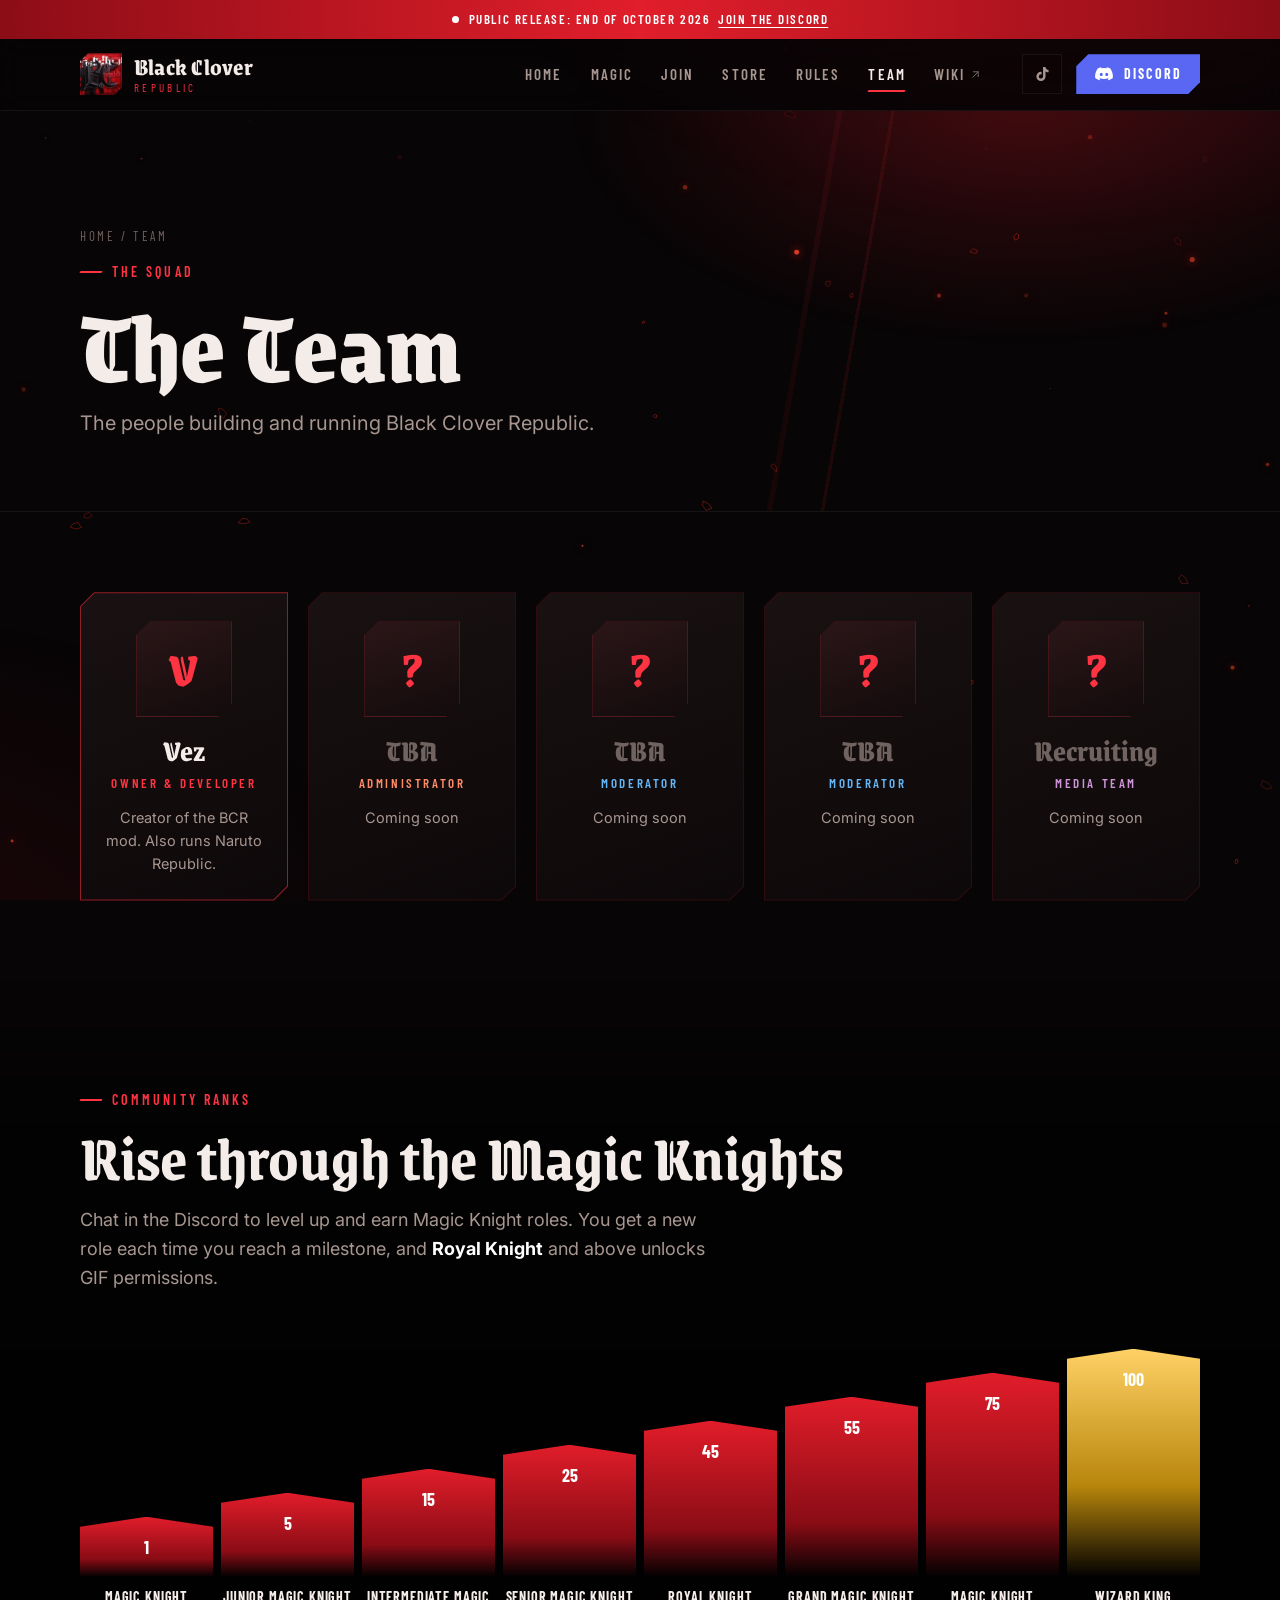
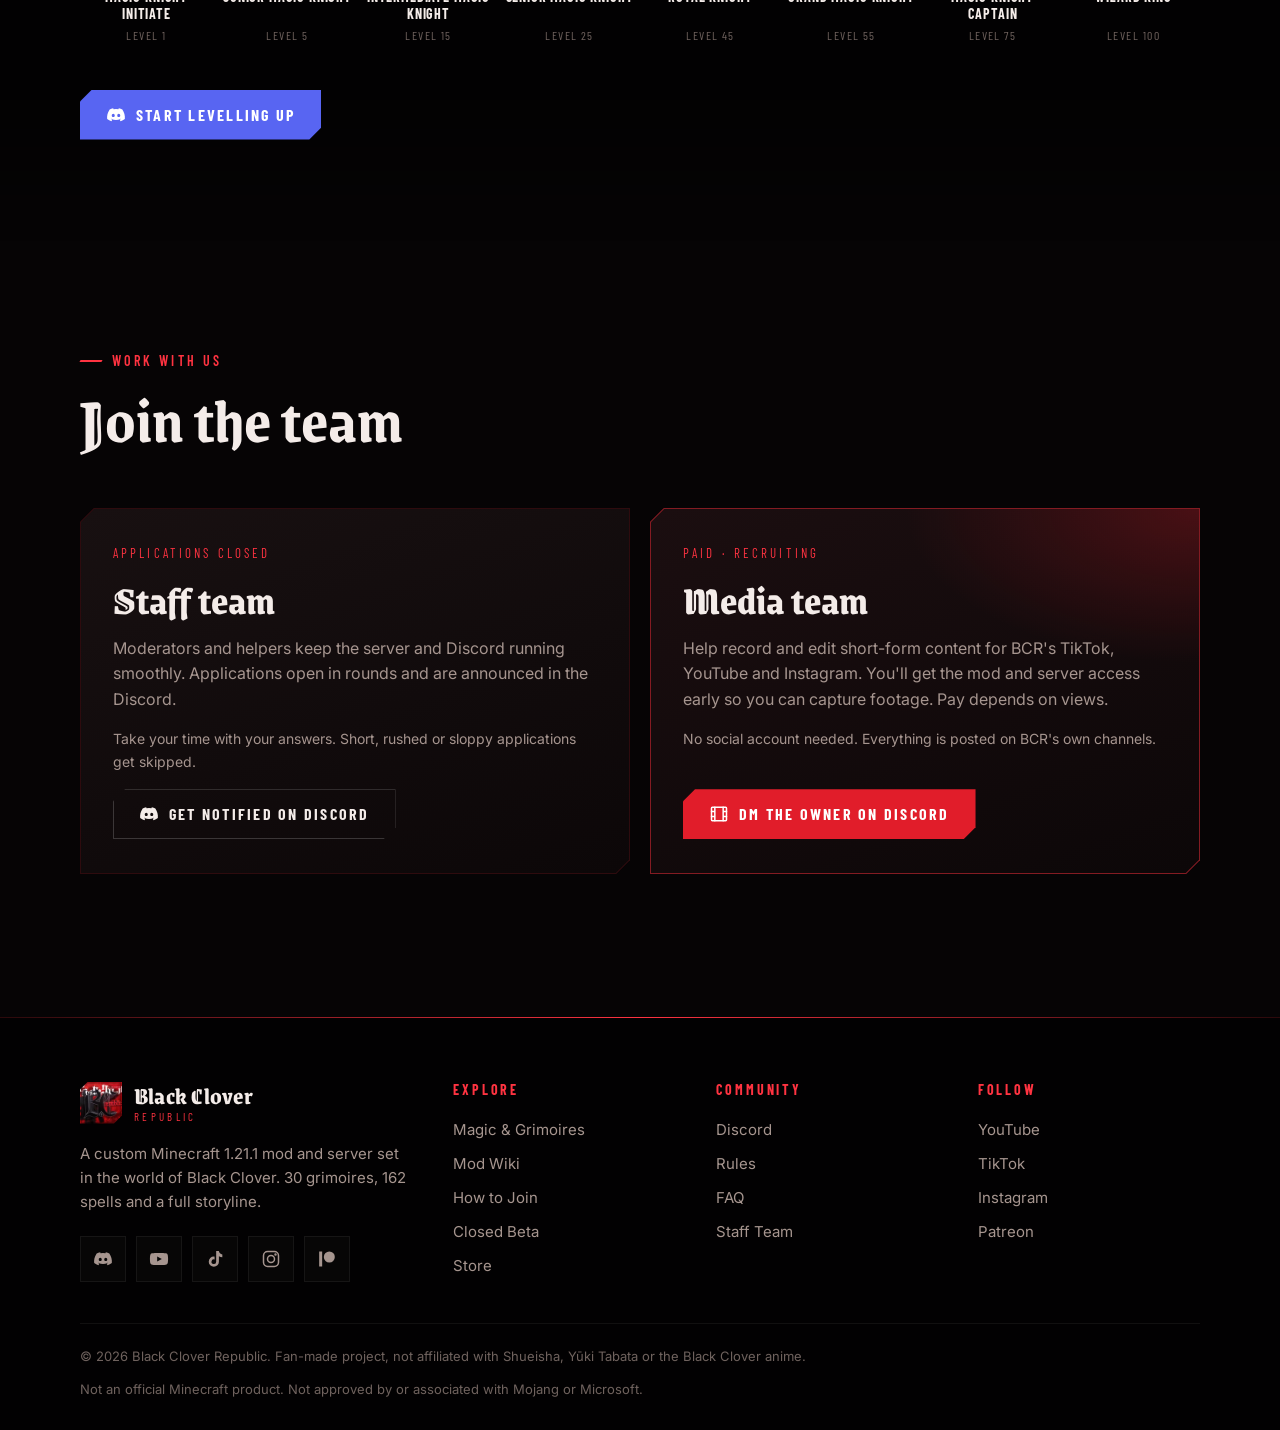
<file: team.html>
<!doctype html>
<html lang="en">
<head>
  <meta charset="utf-8">
  <meta name="viewport" content="width=device-width, initial-scale=1">
  <meta name="robots" content="noindex, nofollow"> <!-- UNLISTED: remove this line to let Google show the site -->
  <title>Team | Black Clover Republic</title>
  <meta name="description" content="Meet the Black Clover Republic staff team, see the Discord Magic Knight ranks and find out how to join the staff or media team.">
  <meta name="theme-color" content="#060405">
  <meta property="og:title" content="Team | Black Clover Republic">
  <meta property="og:description" content="The people behind Black Clover Republic, and how to join them.">
  <meta property="og:image" content="https://blackcloverrepublic.github.io/assets/img/og-image.jpg">
  <link rel="icon" type="image/png" href="assets/img/favicon.png">
  <link rel="apple-touch-icon" href="assets/img/apple-touch-icon.png">
  <link rel="preconnect" href="https://fonts.googleapis.com">
  <link rel="preconnect" href="https://fonts.gstatic.com" crossorigin>
  <link rel="stylesheet" href="https://fonts.googleapis.com/css2?family=Barlow+Condensed:wght@500;600;700&family=Grenze+Gotisch:wght@600;700;800;900&family=Inter:wght@400;500;600&display=swap">
  <link rel="stylesheet" href="assets/css/style.css">
</head>
<body data-page="team">
  <div id="site-header"></div>

  <main>
    <section class="page-hero">
      <div class="container">
        <div class="breadcrumb reveal"><a href="index.html">Home</a> / Team</div>
        <span class="kicker reveal">The squad</span>
        <h1 class="reveal" style="--d:.06s">The Team</h1>
        <p class="lead reveal" style="--d:.12s">The people building and running Black Clover Republic.</p>
      </div>
    </section>

    <!-- Staff -->
    <section class="section section--tight">
      <div class="container">
        <div class="grid staff-grid" data-staff></div>
      </div>
    </section>

    <!-- Discord ranks -->
    <section class="section section--dark">
      <div class="container">
        <div class="section-head reveal">
          <span class="kicker">Community ranks</span>
          <h2 class="h2">Rise through the Magic Knights</h2>
          <p class="lead">Chat in the Discord to level up and earn Magic Knight roles. You get a new role each time you reach a milestone, and <strong style="color:#fff">Royal Knight</strong> and above unlocks GIF permissions.</p>
        </div>
        <div class="ladder" data-ladder></div>
        <div class="btn-row reveal" style="margin-top:44px">
          <a class="btn btn--discord" href="#" data-href="links.discord" target="_blank" rel="noopener"><span data-icon="discord"></span>Start levelling up</a>
          <span class="muted" data-discord-online style="align-self:center;font-size:15px"></span>
        </div>
      </div>
    </section>

    <!-- Join the team -->
    <section class="section" id="join-team">
      <div class="container">
        <div class="section-head reveal">
          <span class="kicker">Work with us</span>
          <h2 class="h2">Join the team</h2>
        </div>
        <div class="grid paths">
          <div class="path reveal"><div class="card"><div class="card__in">
            <span class="path__label" data-apps-status>Applications closed</span>
            <h3>Staff team</h3>
            <p>Moderators and helpers keep the server and Discord running smoothly. Applications open in rounds and are announced in the Discord.</p>
            <p class="muted" style="font-size:14px">Take your time with your answers. Short, rushed or sloppy applications get skipped.</p>
            <span data-apps-btn></span>
          </div></div></div>
          <div class="path path--main reveal" style="--d:.08s"><div class="card"><div class="card__in">
            <span class="path__label">Paid · recruiting</span>
            <h3>Media team</h3>
            <p>Help record and edit short-form content for BCR's TikTok, YouTube and Instagram. You'll get the mod and server access early so you can capture footage. Pay depends on views.</p>
            <p class="muted" style="font-size:14px">No social account needed. Everything is posted on BCR's own channels.</p>
            <a class="btn" href="#" data-href="links.discord" target="_blank" rel="noopener"><span data-icon="film"></span>DM the owner on Discord</a>
          </div></div></div>
        </div>
      </div>
    </section>
  </main>

  <div id="site-footer"></div>

  <script src="assets/js/config.js"></script>
  <script>
    window.BCR_PAGE = [() => {
      const C = window.BCR, I = window.BCR_ICONS;
      // Staff cards
      document.querySelector("[data-staff]").innerHTML = C.staff.map((m, i) => {
        const tba = /^(tba|recruiting)$/i.test(m.name);
        const avatar = m.mc
          ? `<img src="https://mc-heads.net/avatar/${encodeURIComponent(m.mc)}/96" alt="${m.name}'s Minecraft skin" width="96" height="96" loading="lazy">`
          : tba ? "?" : m.name.charAt(0).toUpperCase();
        return `
          <div class="staff reveal${m.group === "owner" ? " staff--owner" : ""}${tba ? " staff--tba" : ""}" style="--d:${i * 0.05}s">
            <div class="card"><div class="card__in">
              <div class="staff__avatar">${avatar}</div>
              <h3>${m.name}</h3>
              <div class="staff__role role-${m.group}">${m.role}</div>
              ${m.bio ? `<p>${m.bio}</p>` : tba ? `<p>Coming soon</p>` : ""}
            </div></div>
          </div>`;
      }).join("");

      // Discord level ladder
      const rungs = [
        [1, "Magic Knight Initiate"], [5, "Junior Magic Knight"], [15, "Intermediate Magic Knight"], [25, "Senior Magic Knight"],
        [45, "Royal Knight"], [55, "Grand Magic Knight"], [75, "Magic Knight Captain"], [100, "Wizard King"],
      ];
      document.querySelector("[data-ladder]").innerHTML = rungs.map(([lvl, name], i) => `
        <div class="rung reveal" style="--d:${i * 0.05}s">
          <div class="rung__bar${i === rungs.length - 1 ? " rung__bar--gold" : ""}" style="--h:${60 + i * 24}px;--w:${22 + i * 6}%">${lvl}</div>
          <div><h4>${name}</h4><small>Level ${lvl}</small></div>
        </div>`).join("");

      // Staff applications
      const open = C.links.staffApplicationsOpen;
      document.querySelector("[data-apps-status]").textContent = open ? "Applications open" : "Applications closed";
      document.querySelector("[data-apps-btn]").outerHTML = open
        ? `<a class="btn" href="${C.links.staffApplications}" target="_blank" rel="noopener">${I.scroll}Apply now</a>`
        : `<a class="btn btn--ghost" href="${C.links.discord}" target="_blank" rel="noopener">${I.discord}Get notified on Discord</a>`;
    }];
  </script>
  <script src="assets/js/main.js"></script>
</body>
</html>
</file>
<file: assets/css/style.css>
/* =====================================================================
   BLACK CLOVER REPUBLIC — "Anti-Magic" theme
   Black, blood red, ash and sharp edges.
   ===================================================================== */

:root {
  --bg: #060405;
  --bg-2: #0b0708;
  --surface: #110b0c;
  --surface-2: #181011;
  --surface-3: #21161700;
  --line: rgba(255, 52, 64, 0.16);
  --line-soft: rgba(255, 255, 255, 0.06);
  --red: #e11d2a;
  --red-hi: #ff3341;
  --red-lo: #8a0c15;
  --blood: #3a0307;
  --ember: #ff6a3d;
  --text: #f4ece9;
  --muted: #a6958f;
  --dim: #6f625e;
  --ok: #3ddc84;
  --warn: #ffb020;

  --font-display: "Grenze Gotisch", "Old English Text MT", serif;
  --font-label: "Barlow Condensed", "Arial Narrow", sans-serif;
  --font-body: "Inter", system-ui, -apple-system, "Segoe UI", sans-serif;

  --cut: 14px;
  --radius: 2px;
  --max: 1200px;
  --gutter: clamp(16px, 4vw, 40px);
  --header-h: 72px;
  --ease: cubic-bezier(.2, .8, .2, 1);
}

/* ---------- Reset ---------- */
*, *::before, *::after { box-sizing: border-box; }
html { scroll-behavior: smooth; -webkit-text-size-adjust: 100%; }
body {
  margin: 0;
  background: var(--bg);
  color: var(--text);
  font-family: var(--font-body);
  font-size: 16px;
  line-height: 1.6;
  overflow-x: hidden;
  -webkit-font-smoothing: antialiased;
}
img, svg, video, iframe { display: block; max-width: 100%; }
a { color: inherit; text-decoration: none; }
button { font: inherit; color: inherit; cursor: pointer; }
:focus-visible { outline: 2px solid var(--red-hi); outline-offset: 3px; }
::selection { background: var(--red); color: #fff; }
h1, h2, h3, h4 { margin: 0; line-height: 1.1; font-weight: 700; }
p { margin: 0; }
ul { margin: 0; padding: 0; list-style: none; }

/* ---------- Atmosphere (global background) ---------- */
body::before { /* blood glow */
  content: "";
  position: fixed; inset: 0;
  background:
    radial-gradient(80vw 60vh at 85% -10%, rgba(225, 29, 42, .16), transparent 60%),
    radial-gradient(70vw 70vh at -10% 110%, rgba(138, 12, 21, .18), transparent 60%);
  pointer-events: none;
  z-index: -2;
}
body::after { /* film grain */
  content: "";
  position: fixed; inset: -50%;
  background-image: url("data:image/svg+xml,%3Csvg xmlns='http://www.w3.org/2000/svg' width='220' height='220'%3E%3Cfilter id='n'%3E%3CfeTurbulence type='fractalNoise' baseFrequency='.85' numOctaves='3' stitchTiles='stitch'/%3E%3CfeColorMatrix values='0 0 0 0 1 0 0 0 0 1 0 0 0 0 1 0 0 0 .55 0'/%3E%3C/filter%3E%3Crect width='100%25' height='100%25' filter='url(%23n)'/%3E%3C/svg%3E");
  opacity: .05;
  pointer-events: none;
  z-index: 100;
  mix-blend-mode: overlay;
}
#ash-canvas {
  position: fixed; inset: 0;
  width: 100%; height: 100%;
  pointer-events: none;
  z-index: -1;
}

/* ---------- Layout helpers ---------- */
.container { width: 100%; max-width: var(--max); margin: 0 auto; padding: 0 var(--gutter); }
.section { position: relative; padding: clamp(64px, 8vw, 104px) 0; }
.section--tight { padding: clamp(48px, 7vw, 80px) 0; }
.section--dark { background: linear-gradient(180deg, transparent, rgba(0,0,0,.55) 18%, rgba(0,0,0,.55) 82%, transparent); }
.grid { display: grid; gap: 20px; }
.center { text-align: center; }
.sr-only { position: absolute; width: 1px; height: 1px; padding: 0; margin: -1px; overflow: hidden; clip: rect(0,0,0,0); border: 0; }

/* ---------- Typography ---------- */
.kicker {
  display: inline-flex; align-items: center; gap: 10px;
  font-family: var(--font-label);
  font-weight: 600;
  font-size: 14px;
  letter-spacing: .22em;
  text-transform: uppercase;
  color: var(--red-hi);
}
.kicker::before {
  content: "";
  width: 22px; height: 2px;
  background: currentColor;
  transform: skewX(-30deg);
  box-shadow: 6px 0 0 -0px transparent;
}
.display {
  font-family: var(--font-display);
  font-weight: 800;
  letter-spacing: .005em;
}
.h2 {
  font-family: var(--font-display);
  font-weight: 700;
  font-size: clamp(38px, 5.4vw, 64px);
  line-height: 1.02;
  margin-top: 14px;
  text-wrap: balance;
}
.h3 {
  font-family: var(--font-label);
  font-weight: 700;
  font-size: 22px;
  letter-spacing: .04em;
  text-transform: uppercase;
}
.lead { color: var(--muted); font-size: clamp(16px, 1.6vw, 18px); max-width: 62ch; margin-top: 16px; text-wrap: pretty; }
.section-head { margin-bottom: clamp(36px, 5vw, 56px); }
.section-head.center .lead { margin-left: auto; margin-right: auto; }
.red { color: var(--red-hi); }
.muted { color: var(--muted); }
.mono { font-family: ui-monospace, "Cascadia Code", Consolas, monospace; }

/* ---------- Buttons ---------- */
.btn {
  --c: var(--red);
  position: relative;
  display: inline-flex; align-items: center; justify-content: center; gap: 10px;
  min-height: 50px;
  padding: 0 26px;
  border: 0;
  background: var(--c);
  color: #fff;
  font-family: var(--font-label);
  font-weight: 700;
  font-size: 16px;
  letter-spacing: .14em;
  text-transform: uppercase;
  clip-path: polygon(12px 0, 100% 0, 100% calc(100% - 12px), calc(100% - 12px) 100%, 0 100%, 0 12px);
  transition: transform .25s var(--ease), background .25s, box-shadow .25s, filter .25s;
  white-space: nowrap;
  isolation: isolate;
}
.btn::after { /* sheen */
  content: "";
  position: absolute; inset: 0;
  background: linear-gradient(115deg, transparent 30%, rgba(255,255,255,.28) 48%, transparent 62%);
  transform: translateX(-120%);
  transition: transform .6s var(--ease);
  z-index: -1;
}
.btn:hover { background: var(--red-hi); transform: translateY(-2px); filter: drop-shadow(0 8px 22px rgba(255, 40, 55, .45)); }
.btn:hover::after { transform: translateX(120%); }
.btn:active { transform: translateY(0); }
.btn svg { width: 20px; height: 20px; flex: none; }
.btn--ghost {
  background: transparent;
  color: var(--text);
  box-shadow: inset 0 0 0 1px rgba(255,255,255,.18);
}
.btn--ghost:hover { background: rgba(255, 51, 65, .1); box-shadow: inset 0 0 0 1px var(--red-hi); filter: none; }
.btn--discord { --c: #5865f2; }
.btn--discord:hover { background: #6d78ff; filter: drop-shadow(0 8px 22px rgba(88, 101, 242, .45)); }
.btn--patreon { --c: #f96854; }
.btn--patreon:hover { background: #ff7c69; filter: drop-shadow(0 8px 22px rgba(249, 104, 84, .4)); }
.btn--sm { min-height: 40px; padding: 0 18px; font-size: 14px; }
.btn--block { width: 100%; }
.btn[aria-disabled="true"], .btn:disabled {
  background: #2a1f20; color: var(--dim); cursor: not-allowed; transform: none; filter: none;
}
.btn[aria-disabled="true"]::after, .btn:disabled::after { display: none; }
.btn-row { display: flex; flex-wrap: wrap; gap: 14px; }

/* ---------- Cut-corner card ---------- */
.card {
  --cc: var(--line);
  position: relative;
  background: var(--cc);
  clip-path: polygon(var(--cut) 0, 100% 0, 100% calc(100% - var(--cut)), calc(100% - var(--cut)) 100%, 0 100%, 0 var(--cut));
  padding: 1px;
  transition: background .3s, transform .35s var(--ease);
}
.card > .card__in {
  position: relative;
  height: 100%;
  background: linear-gradient(160deg, var(--surface-2), var(--surface) 55%, #0c0708);
  clip-path: polygon(calc(var(--cut) - .5px) 0, 100% 0, 100% calc(100% - var(--cut) + .5px), calc(100% - var(--cut) + .5px) 100%, 0 100%, 0 calc(var(--cut) - .5px));
  padding: 28px;
}
.card--hover:hover { --cc: rgba(255, 51, 65, .55); transform: translateY(-4px); }

/* ---------- Announcement bar ---------- */
.announce {
  position: relative;
  z-index: 60;
  background: linear-gradient(90deg, var(--red-lo), var(--red) 50%, var(--red-lo));
  color: #fff;
  font-family: var(--font-label);
  font-weight: 600;
  letter-spacing: .12em;
  text-transform: uppercase;
  font-size: 13px;
  text-align: center;
  padding: 9px var(--gutter);
}
.announce a { text-decoration: underline; text-underline-offset: 3px; margin-left: 8px; }
.announce .dot { display: inline-block; width: 7px; height: 7px; background: #fff; border-radius: 50%; margin-right: 10px; vertical-align: 1px; animation: pulse 1.6s infinite; }

/* ---------- Header ---------- */
.site-header {
  position: sticky; top: 0;
  z-index: 50;
  height: var(--header-h);
  background: rgba(6, 4, 5, .72);
  backdrop-filter: blur(14px) saturate(140%);
  -webkit-backdrop-filter: blur(14px) saturate(140%);
  border-bottom: 1px solid var(--line-soft);
  transition: background .3s, border-color .3s;
}
.site-header.is-scrolled { background: rgba(6, 4, 5, .9); border-bottom-color: var(--line); }
.nav { height: 100%; display: flex; align-items: center; gap: 28px; }
.brand { display: flex; align-items: center; gap: 12px; flex: none; }
.brand img {
  width: 42px; height: 42px;
  clip-path: polygon(8px 0, 100% 0, 100% calc(100% - 8px), calc(100% - 8px) 100%, 0 100%, 0 8px);
}
.brand__name { display: flex; flex-direction: column; line-height: 1; }
.brand__name b { font-family: var(--font-display); font-size: 24px; font-weight: 800; letter-spacing: .01em; }
.brand__name small { font-family: var(--font-label); font-size: 11px; letter-spacing: .3em; text-transform: uppercase; color: var(--red-hi); margin-top: 3px; }
.nav__links { display: flex; gap: 4px; margin-left: auto; }
.nav__links a {
  position: relative;
  font-family: var(--font-label);
  font-weight: 600;
  font-size: 15px;
  letter-spacing: .14em;
  text-transform: uppercase;
  color: var(--muted);
  padding: 10px 12px;
  transition: color .2s;
}
.nav__links a::after {
  content: "";
  position: absolute; left: 12px; right: 12px; bottom: 4px;
  height: 2px;
  background: var(--red-hi);
  transform: scaleX(0) skewX(-30deg);
  transform-origin: left;
  transition: transform .3s var(--ease);
}
.nav__links a:hover, .nav__links a[aria-current="page"] { color: var(--text); }
.nav__links a:hover::after, .nav__links a[aria-current="page"]::after { transform: scaleX(1) skewX(-30deg); }
.nav__cta { flex: none; }
.nav__toggle {
  display: none;
  margin-left: auto;
  width: 46px; height: 46px;
  background: transparent; border: 1px solid var(--line);
  align-items: center; justify-content: center;
}
.nav__toggle span, .nav__toggle span::before, .nav__toggle span::after {
  display: block; width: 20px; height: 2px; background: var(--text); position: relative; transition: transform .3s, background .3s;
}
.nav__toggle span::before, .nav__toggle span::after { content: ""; position: absolute; left: 0; }
.nav__toggle span::before { top: -6px; }
.nav__toggle span::after { top: 6px; }
.nav-open .nav__toggle span { background: transparent; }
.nav-open .nav__toggle span::before { transform: translateY(6px) rotate(45deg); }
.nav-open .nav__toggle span::after { transform: translateY(-6px) rotate(-45deg); }

.mobile-nav {
  position: fixed; inset: var(--header-h) 0 0 0;
  z-index: 49;
  background: rgba(6, 4, 5, .97);
  padding: 24px var(--gutter) 40px;
  display: flex; flex-direction: column; gap: 4px;
  transform: translateY(-8px);
  opacity: 0; visibility: hidden;
  transition: opacity .25s, transform .25s, visibility .25s;
  overflow-y: auto;
}
.nav-open .mobile-nav { opacity: 1; visibility: visible; transform: none; }
.mobile-nav a:not(.btn) {
  font-family: var(--font-display);
  font-size: 34px;
  font-weight: 700;
  padding: 10px 0;
  border-bottom: 1px solid var(--line-soft);
  display: flex; justify-content: space-between; align-items: center;
}
.mobile-nav a:not(.btn)[aria-current="page"] { color: var(--red-hi); }
.mobile-nav .btn { margin-top: 24px; }

/* ---------- Hero (home) ---------- */
.hero {
  position: relative;
  min-height: calc(100svh - var(--header-h) - 38px);
  display: flex; align-items: center;
  padding: clamp(40px, 7vw, 80px) 0 clamp(56px, 8vw, 96px);
  overflow: hidden;
}
.hero__grid { display: grid; grid-template-columns: 1.08fr .92fr; gap: clamp(24px, 4vw, 64px); align-items: center; }
.hero__smoke { position: absolute; inset: 0; pointer-events: none; overflow: hidden; }
.hero__smoke i {
  position: absolute;
  width: 60vmax; height: 60vmax;
  border-radius: 50%;
  filter: blur(70px);
  opacity: .5;
  animation: drift 26s ease-in-out infinite alternate;
}
.hero__smoke i:nth-child(1) { background: radial-gradient(circle, rgba(170, 12, 24, .55), transparent 65%); top: -25vmax; right: -18vmax; }
.hero__smoke i:nth-child(2) { background: radial-gradient(circle, rgba(60, 4, 8, .9), transparent 65%); bottom: -32vmax; left: -20vmax; animation-duration: 34s; animation-direction: alternate-reverse; }
.hero__smoke i:nth-child(3) { background: radial-gradient(circle, rgba(255, 60, 40, .16), transparent 60%); top: 20%; left: 35%; width: 40vmax; height: 40vmax; animation-duration: 40s; }
.hero__slash {
  position: absolute;
  right: -10%; top: 0; bottom: 0;
  width: 58%;
  background: linear-gradient(100deg, transparent 0 18%, rgba(225, 29, 42, .07) 18% 19%, transparent 19% 24%, rgba(225, 29, 42, .12) 24% 24.4%, transparent 24.4%);
  pointer-events: none;
}
.hero__copy { position: relative; z-index: 2; }
.hero__tags { display: flex; flex-wrap: wrap; gap: 8px; margin-bottom: 26px; }
.tag {
  display: inline-flex; align-items: center; gap: 8px;
  font-family: var(--font-label);
  font-weight: 600;
  font-size: 13px;
  letter-spacing: .14em;
  text-transform: uppercase;
  padding: 6px 12px;
  border: 1px solid var(--line);
  background: rgba(255, 51, 65, .06);
  color: #ffd9d6;
}
.tag--live::before { content: ""; width: 7px; height: 7px; border-radius: 50%; background: var(--red-hi); box-shadow: 0 0 0 0 rgba(255,51,65,.6); animation: ping 1.8s infinite; }
.hero__title {
  font-family: var(--font-display);
  font-weight: 900;
  font-size: clamp(56px, 9.2vw, 132px);
  line-height: .86;
  letter-spacing: -.005em;
  text-shadow: 0 0 60px rgba(225, 29, 42, .35);
}
.hero__title .line { display: block; }
.hero__title .accent {
  color: transparent;
  background: linear-gradient(180deg, #ff5a63 0%, var(--red) 45%, #6d0710 100%);
  -webkit-background-clip: text; background-clip: text;
  filter: drop-shadow(0 0 22px rgba(225, 29, 42, .45));
}
.hero__sub { font-size: clamp(17px, 1.7vw, 20px); color: #d9cbc7; max-width: 54ch; margin: 26px 0 34px; text-wrap: pretty; }
.hero__sub strong { color: #fff; font-weight: 600; }

/* Server address box */
.ipbox {
  display: inline-flex; align-items: stretch;
  margin-top: 30px;
  border: 1px solid var(--line);
  background: rgba(0,0,0,.45);
  max-width: 100%;
}
.ipbox__label {
  display: flex; flex-direction: column; justify-content: center;
  padding: 10px 18px;
  border-right: 1px solid var(--line);
}
.ipbox__label small { font-family: var(--font-label); font-size: 12px; letter-spacing: .2em; text-transform: uppercase; color: var(--dim); }
.ipbox__label span { font-family: ui-monospace, Consolas, monospace; font-size: 15px; color: #fff; }
.ipbox__status { display: flex; align-items: center; gap: 8px; padding: 0 16px; font-family: var(--font-label); font-size: 14px; letter-spacing: .12em; text-transform: uppercase; color: var(--muted); }
.ipbox button {
  border: 0; background: rgba(255,51,65,.12); color: #ffd9d6;
  padding: 0 18px;
  font-family: var(--font-label); font-weight: 700; font-size: 14px; letter-spacing: .14em; text-transform: uppercase;
  transition: background .2s;
}
.ipbox button:hover:not(:disabled) { background: var(--red); color: #fff; }
.ipbox button:disabled { color: var(--dim); background: transparent; cursor: default; }

.status-dot { width: 9px; height: 9px; border-radius: 50%; background: var(--dim); flex: none; }
.status-dot--on { background: var(--ok); box-shadow: 0 0 10px var(--ok); }
.status-dot--off { background: var(--red-hi); }
.status-dot--soon { background: var(--warn); box-shadow: 0 0 10px rgba(255,176,32,.6); animation: pulse 1.8s infinite; }

/* Emblem */
.emblem { position: relative; aspect-ratio: 1; width: min(100%, 540px); margin-left: auto; display: grid; place-items: center; }
.emblem__glow {
  position: absolute; inset: 8%;
  border-radius: 50%;
  background: radial-gradient(circle, rgba(225, 29, 42, .55), rgba(225,29,42,.08) 55%, transparent 70%);
  filter: blur(30px);
  animation: breathe 5s ease-in-out infinite;
}
.emblem__ring { position: absolute; inset: 0; width: 100%; height: 100%; }
.emblem__ring--outer { animation: spin 80s linear infinite; }
.emblem__ring--inner { animation: spin 60s linear infinite reverse; }
.emblem__ring text { font-family: var(--font-label); font-weight: 600; font-size: 13px; letter-spacing: .5em; fill: rgba(255, 120, 120, .55); text-transform: uppercase; }
/* Grimoire orrery: the 30 magic types orbiting a central seal */
.emblem { container-type: inline-size; }
.orrery__orbit { position: absolute; inset: 0; animation: spin 150s linear infinite; }
.emblem:hover .orrery__orbit, .emblem:hover .emblem__ring { animation-play-state: paused; }
.orrery__node {
  --n: 6.6cqw;
  position: absolute; left: 50%; top: 50%;
  width: var(--n); height: var(--n);
  margin: calc(var(--n) / -2) 0 0 calc(var(--n) / -2);
  transform: rotate(var(--a)) translateY(-38.8cqw) rotate(calc(var(--a) * -1));
  color: var(--mc);
}
.orrery__node > span {
  display: block; width: 100%; height: 100%;
  border-radius: 50%;
  background: radial-gradient(circle, #0d0809 55%, transparent 72%);
  opacity: .85;
  transition: transform .4s var(--ease), opacity .3s, filter .3s;
}
.orrery__node svg { width: 100%; height: 100%; }
.orrery__node:hover > span, .orrery__node.is-active > span {
  opacity: 1;
  transform: scale(1.55);
  filter: drop-shadow(0 0 8px var(--mc));
}
.orrery__core { position: relative; width: 58%; aspect-ratio: 1; display: grid; place-items: center; }
.orrery__seal { position: absolute; inset: 0; color: var(--red-hi); opacity: .85; filter: drop-shadow(0 0 14px rgba(255, 40, 55, .6)); animation: spin 90s linear infinite reverse; }
.orrery__seal--inner { inset: 21%; opacity: .45; animation: spin 50s linear infinite; }
.orrery__seal svg { width: 100%; height: 100%; }
.orrery__readout {
  position: relative;
  width: 64%; aspect-ratio: 1;
  display: grid; place-content: center; text-align: center;
  border-radius: 50%;
  background: radial-gradient(circle, rgba(6, 4, 5, .94) 45%, rgba(6, 4, 5, 0) 71%);
}
.orrery__readout b {
  display: block;
  font-family: var(--font-display); font-weight: 900;
  font-size: 15cqw; line-height: .85;
  color: #fff;
  text-shadow: 0 0 30px var(--rc, rgba(225, 29, 42, .8));
  transition: color .3s;
}
.orrery__readout.is-name b { font-size: 8.4cqw; line-height: 1; color: var(--rc); }
.orrery__readout small {
  display: block; margin-top: 1.6cqw;
  font-family: var(--font-label); font-weight: 600;
  font-size: 2.5cqw; letter-spacing: .3em; text-transform: uppercase;
  color: var(--red-hi);
}
.orrery__readout.is-name small { color: var(--muted); }
.orrery__readout b, .orrery__readout small { animation: fadeUp .45s var(--ease); }
@keyframes fadeUp { from { opacity: 0; transform: translateY(6px); } to { opacity: 1; transform: none; } }

/* ---------- TikTok ---------- */
.tt-head { display: flex; justify-content: space-between; align-items: flex-end; gap: 24px; flex-wrap: wrap; margin-bottom: 32px; }
.tt-head > div { flex: 1 1 480px; max-width: 620px; }
.tt-profile {
  display: flex; align-items: center; gap: 16px;
  padding: 14px 14px 14px 14px;
  border: 1px solid var(--line);
  background: rgba(17, 11, 12, .85);
}
.tt-profile__icon {
  width: 52px; height: 52px; flex: none;
  display: grid; place-items: center;
  background: #000; border: 1px solid var(--line-soft);
  color: #fff;
}
.tt-profile__icon svg { width: 26px; height: 26px; filter: drop-shadow(-1.5px -1.5px 0 #25f4ee) drop-shadow(1.5px 1.5px 0 #fe2c55); }
.tt-profile b { display: block; font-family: var(--font-label); font-weight: 700; font-size: 19px; letter-spacing: .04em; }
.tt-profile small { display: block; color: var(--muted); font-size: 14px; }
.tt-rail {
  display: grid; grid-auto-flow: column; grid-auto-columns: minmax(172px, 1fr);
  gap: 16px;
  overflow-x: auto; overscroll-behavior-x: contain;
  scroll-snap-type: x mandatory;
  padding-bottom: 14px;
  scrollbar-width: thin; scrollbar-color: var(--red-lo) transparent;
}
.clip {
  --cc: var(--red);
  position: relative;
  aspect-ratio: 9 / 16;
  scroll-snap-align: start;
  overflow: hidden;
  display: flex; flex-direction: column; justify-content: space-between;
  padding: 14px;
  background:
    radial-gradient(130% 60% at 50% 38%, color-mix(in srgb, var(--cc) 42%, transparent), transparent 72%),
    linear-gradient(180deg, #140c0d, #050304);
  clip-path: polygon(12px 0, 100% 0, 100% calc(100% - 12px), calc(100% - 12px) 100%, 0 100%, 0 12px);
  transition: transform .4s var(--ease), filter .3s;
}
.clip::before { /* border */
  content: ""; position: absolute; inset: 0;
  border: 1px solid color-mix(in srgb, var(--cc) 35%, transparent);
  pointer-events: none; z-index: 3;
}
.clip::after { content: ""; position: absolute; inset: 0; background: linear-gradient(180deg, rgba(0,0,0,.35), transparent 30%, transparent 48%, rgba(0,0,0,.9)); z-index: 1; }
.clip:hover { transform: translateY(-6px); filter: drop-shadow(0 14px 30px color-mix(in srgb, var(--cc) 35%, transparent)); }
.clip__sigil { position: absolute; width: 130%; left: -15%; top: 10%; color: var(--cc); opacity: .3; animation: spin 70s linear infinite; }
.clip:hover .clip__sigil { opacity: .5; }
.clip__top, .clip__meta { position: relative; z-index: 2; }
.clip__top { display: flex; justify-content: space-between; align-items: flex-start; gap: 6px; }
.clip__tag { font-family: var(--font-label); font-weight: 600; font-size: 11px; letter-spacing: .18em; text-transform: uppercase; padding: 4px 8px; background: rgba(0,0,0,.55); border: 1px solid rgba(255,255,255,.12); }
.clip__new { font-family: var(--font-label); font-weight: 700; font-size: 11px; letter-spacing: .18em; text-transform: uppercase; padding: 4px 8px; background: var(--red); }
.clip__play {
  position: absolute; z-index: 2; left: 50%; top: 34%;
  width: 52px; height: 52px; margin: -26px 0 0 -26px;
  display: grid; place-items: center;
  background: rgba(255, 255, 255, .12);
  backdrop-filter: blur(6px);
  clip-path: polygon(10px 0, 100% 0, 100% calc(100% - 10px), calc(100% - 10px) 100%, 0 100%, 0 10px);
  transition: background .3s, transform .3s var(--ease);
}
.clip__play svg { width: 22px; height: 22px; margin-left: 3px; }
.clip:hover .clip__play { background: var(--cc); transform: scale(1.08); }
.clip__meta h3 { font-family: var(--font-display); font-weight: 800; font-size: 21px; line-height: 1.02; text-wrap: balance; overflow-wrap: break-word; hyphens: auto; }
.clip__meta p { margin-top: 6px; color: #cbbbb7; font-size: 12px; line-height: 1.4; display: -webkit-box; -webkit-line-clamp: 2; -webkit-box-orient: vertical; overflow: hidden; }
.clip__foot { display: flex; justify-content: space-between; margin-top: 10px; padding-top: 10px; border-top: 1px solid rgba(255,255,255,.12); font-family: var(--font-label); font-size: 12px; letter-spacing: .14em; text-transform: uppercase; color: #bfaeaa; }
.clip__foot span:last-child { color: #fff; }

/* Header icon link */
.nav__icon {
  width: 40px; height: 40px; flex: none;
  display: grid; place-items: center;
  border: 1px solid var(--line-soft);
  color: var(--muted);
  margin-right: -14px;
  transition: color .2s, border-color .2s, background .2s;
}
.nav__icon:hover { color: #fff; border-color: var(--red); background: rgba(255, 51, 65, .1); }
.nav__icon svg { width: 18px; height: 18px; }

.scroll-cue {
  position: absolute; left: 50%; bottom: 22px;
  transform: translateX(-50%);
  display: flex; flex-direction: column; align-items: center; gap: 8px;
  font-family: var(--font-label); font-size: 11px; letter-spacing: .3em; text-transform: uppercase; color: var(--dim);
}
.scroll-cue::after { content: ""; width: 1px; height: 36px; background: linear-gradient(var(--red-hi), transparent); animation: drip 2s ease-in-out infinite; }

/* ---------- Stat strip ---------- */
.stats {
  position: relative; z-index: 2;
  display: grid; grid-template-columns: repeat(4, 1fr);
  border-top: 1px solid var(--line);
  border-bottom: 1px solid var(--line);
  background: rgba(0,0,0,.5);
}
.stat { padding: 28px 24px; text-align: center; position: relative; }
.stat + .stat::before { content: ""; position: absolute; left: 0; top: 24%; bottom: 24%; width: 1px; background: var(--line); transform: skewX(-18deg); }
.stat b { display: block; font-family: var(--font-display); font-size: clamp(40px, 5vw, 58px); font-weight: 800; line-height: 1; color: #fff; }
.stat b em { font-style: normal; color: var(--red-hi); }
.stat span { display: block; margin-top: 8px; font-family: var(--font-label); font-weight: 600; font-size: 14px; letter-spacing: .2em; text-transform: uppercase; color: var(--muted); }

/* ---------- Countdown ---------- */
.countdown-wrap {
  display: grid; grid-template-columns: 1fr auto; gap: 40px; align-items: center;
}
.countdown { display: flex; gap: 12px; }
.countdown__unit {
  width: clamp(72px, 9vw, 108px);
  text-align: center;
  padding: 18px 0 14px;
  background: linear-gradient(180deg, #1b1112, #0d0809);
  border: 1px solid var(--line);
  clip-path: polygon(10px 0, 100% 0, 100% calc(100% - 10px), calc(100% - 10px) 100%, 0 100%, 0 10px);
  position: relative;
}
.countdown__unit::after { content: ""; position: absolute; left: 0; right: 0; top: 50%; height: 1px; background: rgba(0,0,0,.6); }
.countdown__unit b { display: block; font-family: var(--font-label); font-weight: 700; font-size: clamp(34px, 4.4vw, 54px); line-height: 1; font-variant-numeric: tabular-nums; }
.countdown__unit span { display: block; margin-top: 8px; font-family: var(--font-label); font-size: 12px; letter-spacing: .24em; text-transform: uppercase; color: var(--muted); }
.countdown-note { margin-top: 14px; font-size: 14px; color: var(--dim); }

/* ---------- Feature grid ---------- */
.features { grid-template-columns: repeat(3, 1fr); }
.feature .card__in { padding: 32px 28px 30px; }
.feature__icon {
  width: 54px; height: 54px;
  display: grid; place-items: center;
  margin-bottom: 22px;
  color: var(--red-hi);
  background: rgba(255, 51, 65, .08);
  border: 1px solid var(--line);
  clip-path: polygon(10px 0, 100% 0, 100% calc(100% - 10px), calc(100% - 10px) 100%, 0 100%, 0 10px);
}
.feature__icon svg { width: 26px; height: 26px; }
.feature h3 { font-family: var(--font-label); font-weight: 700; font-size: 23px; letter-spacing: .05em; text-transform: uppercase; margin-bottom: 10px; }
.feature p { color: var(--muted); font-size: 15.5px; }
.feature__num { position: absolute; top: 18px; right: 22px; font-family: var(--font-display); font-size: 44px; color: rgba(255,255,255,.04); font-weight: 800; }
.feature--wide { grid-column: span 2; }

/* ---------- Magic marquee ---------- */
.marquee { position: relative; overflow: hidden; -webkit-mask-image: linear-gradient(90deg, transparent, #000 10%, #000 90%, transparent); mask-image: linear-gradient(90deg, transparent, #000 10%, #000 90%, transparent); }
.marquee__track { display: flex; gap: 14px; width: max-content; animation: marquee 70s linear infinite; padding: 6px 0; }
.marquee--rev .marquee__track { animation-direction: reverse; animation-duration: 80s; }
.marquee:hover .marquee__track { animation-play-state: paused; }
.pill {
  display: inline-flex; align-items: center; gap: 12px;
  padding: 10px 20px 10px 12px;
  background: rgba(17, 11, 12, .9);
  border: 1px solid var(--line-soft);
  font-family: var(--font-label); font-weight: 600; font-size: 17px; letter-spacing: .1em; text-transform: uppercase;
  white-space: nowrap;
  transition: border-color .2s, color .2s;
}
.pill:hover { border-color: var(--pc, var(--red)); color: #fff; }
.pill svg { width: 30px; height: 30px; }

/* ---------- Video cards ---------- */
.videos { grid-template-columns: 1fr 1fr; }
.video { cursor: pointer; }
.video .card__in { padding: 0; }
.video__frame { position: relative; aspect-ratio: 16 / 9; background: #000; overflow: hidden; }
.video__frame img { width: 100%; height: 100%; object-fit: cover; opacity: .82; transition: transform .6s var(--ease), opacity .3s; }
.video:hover .video__frame img { transform: scale(1.04); opacity: 1; }
.video__frame iframe { position: absolute; inset: 0; width: 100%; height: 100%; border: 0; }
.video__play {
  position: absolute; inset: 0; margin: auto;
  width: 78px; height: 78px;
  display: grid; place-items: center;
  background: var(--red);
  clip-path: polygon(14px 0, 100% 0, 100% calc(100% - 14px), calc(100% - 14px) 100%, 0 100%, 0 14px);
  transition: transform .3s var(--ease), background .3s;
}
.video:hover .video__play { transform: scale(1.08); background: var(--red-hi); }
.video__play svg { width: 28px; height: 28px; margin-left: 4px; }
.video__meta { padding: 20px 24px 22px; display: flex; justify-content: space-between; align-items: center; gap: 16px; }
.video__meta h3 { font-family: var(--font-label); font-weight: 700; font-size: 20px; letter-spacing: .05em; text-transform: uppercase; }
.video__meta small { font-family: var(--font-label); letter-spacing: .2em; text-transform: uppercase; color: var(--red-hi); font-size: 12px; }

.trailer-band {
  margin-top: 20px;
  display: flex; align-items: center; justify-content: space-between; gap: 20px; flex-wrap: wrap;
  padding: 22px 26px;
  border: 1px dashed var(--line);
  background: rgba(255,51,65,.04);
}
.trailer-band p { color: var(--muted); }
.trailer-band strong { color: #fff; font-family: var(--font-label); letter-spacing: .08em; text-transform: uppercase; font-size: 19px; display: block; }

/* ---------- Timeline ---------- */
.timeline { position: relative; display: grid; gap: 0; }
.timeline::before { content: ""; position: absolute; left: 140px; top: 8px; bottom: 8px; width: 1px; background: linear-gradient(var(--line), var(--red) 70%, var(--red-hi)); }
.tl-item { display: grid; grid-template-columns: 140px 1fr; gap: 0 36px; padding: 16px 0; position: relative; }
.tl-item time { font-family: var(--font-label); font-weight: 600; letter-spacing: .14em; text-transform: uppercase; color: var(--muted); font-size: 14px; padding-top: 2px; text-align: right; padding-right: 28px; }
.tl-item::before {
  content: ""; position: absolute; left: 135px; top: 22px;
  width: 11px; height: 11px;
  background: var(--bg); border: 2px solid var(--red);
  transform: rotate(45deg);
}
.tl-item h4 { font-family: var(--font-label); font-weight: 700; font-size: 20px; letter-spacing: .05em; text-transform: uppercase; }
.tl-item p { color: var(--muted); font-size: 15px; margin-top: 4px; max-width: 64ch; }
.tl-item--next::before { background: var(--red-hi); border-color: var(--red-hi); box-shadow: 0 0 16px var(--red-hi); animation: pulse 1.6s infinite; }
.tl-item--next time { color: var(--red-hi); }
.tl-item--future { opacity: .6; }

/* ---------- CTA band ---------- */
.cta-band { position: relative; overflow: hidden; }
.cta-band .card__in {
  padding: clamp(36px, 6vw, 72px);
  background:
    radial-gradient(600px 300px at 100% 0%, rgba(225, 29, 42, .35), transparent 60%),
    radial-gradient(500px 300px at 0% 100%, rgba(225, 29, 42, .18), transparent 60%),
    linear-gradient(160deg, #1b0c0e, #0b0607);
  display: grid; grid-template-columns: 1.3fr 1fr; gap: 40px; align-items: center;
}
.cta-band .card { --cc: rgba(255, 51, 65, .4); }
.cta-band--actions .card__in { grid-template-columns: 1fr auto; }
.cta-band--actions .btn-row { justify-content: flex-end; }
.checklist { display: grid; gap: 12px; }
.checklist li { display: flex; gap: 12px; align-items: flex-start; color: #e6d8d4; }
.checklist li::before {
  content: ""; flex: none; margin-top: 8px;
  width: 9px; height: 9px; background: var(--red-hi); transform: rotate(45deg);
}

/* ---------- Socials ---------- */
.socials { display: flex; flex-wrap: wrap; gap: 10px; }
.social {
  width: 46px; height: 46px; display: grid; place-items: center;
  border: 1px solid var(--line-soft); background: rgba(255,255,255,.02);
  color: var(--muted);
  transition: color .2s, border-color .2s, background .2s, transform .2s;
}
.social:hover { color: #fff; border-color: var(--red); background: rgba(255,51,65,.1); transform: translateY(-2px); }
.social svg { width: 20px; height: 20px; }

/* ---------- Footer ---------- */
.site-footer { position: relative; margin-top: 40px; border-top: 1px solid var(--line); background: rgba(0,0,0,.6); }
.site-footer::before { content: ""; position: absolute; left: 0; right: 0; top: -1px; height: 1px; background: linear-gradient(90deg, transparent, var(--red-hi), transparent); }
.footer__grid { display: grid; grid-template-columns: 1.5fr 1fr 1fr 1fr; gap: 40px; padding-top: 64px; padding-bottom: 40px; }
.footer__brand p { color: var(--muted); font-size: 15px; margin: 18px 0 22px; max-width: 38ch; }
.footer__col h4 { font-family: var(--font-label); font-weight: 700; letter-spacing: .2em; text-transform: uppercase; font-size: 14px; color: var(--red-hi); margin-bottom: 16px; }
.footer__col a { display: block; color: var(--muted); padding: 5px 0; font-size: 15px; transition: color .2s, transform .2s; }
.footer__col a:hover { color: #fff; transform: translateX(3px); }
.footer__legal { border-top: 1px solid var(--line-soft); padding-top: 22px; padding-bottom: 30px; margin-bottom: 0; display: flex; flex-wrap: wrap; justify-content: space-between; gap: 12px; font-size: 13px; color: var(--dim); }

/* ---------- Sub-page hero ---------- */
.page-hero { position: relative; padding: clamp(64px, 9vw, 120px) 0 clamp(40px, 6vw, 72px); overflow: hidden; border-bottom: 1px solid var(--line-soft); }
.page-hero::before {
  content: ""; position: absolute; inset: 0;
  background:
    radial-gradient(700px 360px at 80% 0%, rgba(225, 29, 42, .22), transparent 65%),
    linear-gradient(100deg, transparent 0 62%, rgba(225, 29, 42, .07) 62% 62.4%, transparent 62.4% 66%, rgba(225, 29, 42, .1) 66% 66.25%, transparent 66.25%);
  pointer-events: none;
}
.page-hero h1 { font-family: var(--font-display); font-weight: 900; font-size: clamp(54px, 8vw, 104px); line-height: .9; margin-top: 16px; }
.page-hero .lead { font-size: clamp(17px, 1.8vw, 20px); }
.breadcrumb { font-family: var(--font-label); font-size: 13px; letter-spacing: .2em; text-transform: uppercase; color: var(--dim); margin-bottom: 8px; }
.breadcrumb a:hover { color: var(--text); }

/* ---------- Magic page ---------- */
.how-grid { grid-template-columns: repeat(4, 1fr); }
.how .card__in { padding: 26px 24px; }
.how b { font-family: var(--font-display); font-size: 42px; color: var(--red-hi); display: block; line-height: 1; }
.how h3 { font-family: var(--font-label); font-weight: 700; font-size: 20px; letter-spacing: .05em; text-transform: uppercase; margin: 12px 0 8px; }
.how p { color: var(--muted); font-size: 15px; }

.toolbar { display: flex; flex-wrap: wrap; gap: 14px; justify-content: space-between; align-items: center; margin-bottom: 28px; }
.chips { display: flex; flex-wrap: wrap; gap: 8px; }
.chip {
  padding: 9px 16px;
  border: 1px solid var(--line-soft);
  background: rgba(255,255,255,.02);
  font-family: var(--font-label); font-weight: 600; font-size: 14px; letter-spacing: .14em; text-transform: uppercase; color: var(--muted);
  transition: all .2s;
}
.chip:hover { color: #fff; border-color: var(--line); }
.chip[aria-pressed="true"] { background: var(--red); border-color: var(--red); color: #fff; }
.chip .count { opacity: .6; margin-left: 6px; }
.search {
  position: relative; flex: 1 1 240px; max-width: 320px;
}
.search input {
  width: 100%; height: 44px;
  padding: 0 14px 0 42px;
  background: rgba(0,0,0,.5);
  border: 1px solid var(--line-soft);
  color: var(--text);
  font: inherit; font-size: 15px;
  outline: none;
  transition: border-color .2s;
}
.search input:focus { border-color: var(--red); }
.search svg { position: absolute; left: 14px; top: 50%; transform: translateY(-50%); width: 18px; height: 18px; color: var(--dim); }

.magic-grid { grid-template-columns: repeat(auto-fill, minmax(220px, 1fr)); gap: 16px; }
.mcard { --mc: var(--red); cursor: pointer; text-align: left; border: 0; background: none; padding: 0; width: 100%; }
.mcard .card { height: 100%; }
.mcard .card__in { padding: 22px 20px 20px; display: flex; flex-direction: column; gap: 14px; overflow: hidden; }
.mcard .card__in::before {
  content: ""; position: absolute; inset: 0;
  background: radial-gradient(220px 140px at 85% 0%, color-mix(in srgb, var(--mc) 22%, transparent), transparent 70%);
  opacity: .7; transition: opacity .3s;
}
.mcard:hover .card, .mcard:focus-visible .card { --cc: color-mix(in srgb, var(--mc) 65%, transparent); transform: translateY(-4px); }
.mcard:hover .card__in::before { opacity: 1; }
.mcard__top { position: relative; display: flex; justify-content: space-between; align-items: flex-start; }
.mcard__sigil { width: 62px; height: 62px; color: var(--mc); filter: drop-shadow(0 0 10px color-mix(in srgb, var(--mc) 55%, transparent)); transition: transform .8s var(--ease); }
.mcard:hover .mcard__sigil { transform: rotate(60deg) scale(1.06); }
.mcard__badge { font-family: var(--font-label); font-size: 11px; letter-spacing: .18em; text-transform: uppercase; color: var(--muted); border: 1px solid var(--line-soft); padding: 3px 8px; }
.mcard__badge--hot { color: #fff; background: var(--red); border-color: var(--red); }
.mcard h3 { position: relative; font-family: var(--font-display); font-size: 30px; font-weight: 800; line-height: 1; }
.mcard h3 small { display: block; font-family: var(--font-label); font-size: 12px; letter-spacing: .24em; text-transform: uppercase; color: var(--mc); font-weight: 600; margin-top: 6px; }
.mcard p { position: relative; color: var(--muted); font-size: 14.5px; line-height: 1.55; }
.mcard__foot { position: relative; margin-top: auto; white-space: nowrap; gap: 10px; display: flex; justify-content: space-between; align-items: center; font-family: var(--font-label); font-size: 13px; letter-spacing: .14em; text-transform: uppercase; color: var(--dim); padding-top: 12px; border-top: 1px solid var(--line-soft); }
.mcard__foot span:last-child { color: var(--mc); }
.empty { padding: 60px 0; text-align: center; color: var(--muted); }

/* Modal */
.modal {
  position: fixed; inset: 0; z-index: 90;
  display: grid; place-items: center;
  padding: 20px;
  background: rgba(3, 2, 2, .78);
  backdrop-filter: blur(6px);
  opacity: 0; visibility: hidden;
  transition: opacity .25s, visibility .25s;
}
.modal.is-open { opacity: 1; visibility: visible; }
.modal__box { --mc: var(--red); width: min(640px, 100%); max-height: calc(100svh - 40px); overflow: auto; transform: translateY(14px) scale(.98); transition: transform .3s var(--ease); }
.modal.is-open .modal__box { transform: none; }
.modal__box .card { --cc: color-mix(in srgb, var(--mc) 50%, transparent); }
.modal__box .card__in { padding: clamp(26px, 4vw, 40px); background: radial-gradient(400px 220px at 100% 0%, color-mix(in srgb, var(--mc) 20%, transparent), transparent 70%), linear-gradient(160deg, #1a1011, #0c0708); }
.modal__head { display: flex; gap: 22px; align-items: center; margin-bottom: 22px; }
.modal__head svg { width: 96px; height: 96px; flex: none; color: var(--mc); filter: drop-shadow(0 0 16px color-mix(in srgb, var(--mc) 60%, transparent)); animation: spin 30s linear infinite; }
.modal__head h2 { font-family: var(--font-display); font-size: clamp(40px, 6vw, 56px); font-weight: 900; line-height: .95; }
.modal__head h2 small { display: block; font-family: var(--font-label); font-weight: 600; font-size: 13px; letter-spacing: .24em; text-transform: uppercase; color: var(--mc); margin-top: 8px; }
.modal__desc { color: #ddcfcb; font-size: 17px; }
.modal__facts { display: grid; grid-template-columns: repeat(3, 1fr); gap: 1px; background: var(--line-soft); margin: 26px 0; border: 1px solid var(--line-soft); }
.modal__facts div { background: #0e0909; padding: 14px 16px; }
.modal__facts small { display: block; font-family: var(--font-label); font-size: 11px; letter-spacing: .22em; text-transform: uppercase; color: var(--dim); }
.modal__facts b { font-family: var(--font-label); font-size: 19px; letter-spacing: .05em; }
.modal__close {
  position: absolute; top: 14px; right: 14px;
  width: 40px; height: 40px;
  border: 1px solid var(--line-soft); background: rgba(0,0,0,.4);
  display: grid; place-items: center;
  z-index: 2;
}
.modal__close:hover { border-color: var(--red); color: var(--red-hi); }
.modal__close svg { width: 18px; height: 18px; }

.split { display: grid; grid-template-columns: 1fr 1fr; gap: clamp(28px, 5vw, 64px); align-items: center; }
.panel-list { display: grid; gap: 14px; }
.panel-list .card__in { padding: 20px 22px; display: flex; gap: 16px; align-items: flex-start; }
.panel-list h4 { font-family: var(--font-label); font-weight: 700; font-size: 19px; letter-spacing: .05em; text-transform: uppercase; }
.panel-list p { color: var(--muted); font-size: 15px; margin-top: 2px; }
.panel-list .ico { flex: none; width: 40px; height: 40px; display: grid; place-items: center; color: var(--red-hi); border: 1px solid var(--line); background: rgba(255,51,65,.06); }
.panel-list .ico svg { width: 20px; height: 20px; }

/* ---------- Join page ---------- */
.status-grid { grid-template-columns: repeat(4, 1fr); gap: 1px; background: var(--line); border: 1px solid var(--line); }
.status-cell { background: #0d0809; padding: 22px 24px; }
.status-cell small { display: block; font-family: var(--font-label); font-size: 12px; letter-spacing: .22em; text-transform: uppercase; color: var(--dim); margin-bottom: 8px; }
.status-cell b { display: flex; align-items: center; gap: 10px; font-family: var(--font-label); font-size: 22px; font-weight: 700; letter-spacing: .04em; }
.status-cell > span { display: block; color: var(--muted); font-size: 14px; margin-top: 4px; }

.paths { grid-template-columns: 1fr 1fr; }
.path > .card { height: 100%; }
.path .card__in { padding: 34px 32px; display: flex; flex-direction: column; gap: 16px; }
.path__label { font-family: var(--font-label); font-size: 13px; letter-spacing: .24em; text-transform: uppercase; color: var(--red-hi); }
.path h3 { font-family: var(--font-display); font-weight: 800; font-size: 40px; line-height: 1; }
.path p { color: var(--muted); }
.path .btn { margin-top: auto; align-self: flex-start; }
.path--main .card { --cc: rgba(255,51,65,.5); }
.path--main .card__in { background: radial-gradient(420px 220px at 100% 0%, rgba(225,29,42,.25), transparent 70%), linear-gradient(160deg, #1b0e10, #0c0708); }

.steps { counter-reset: step; display: grid; gap: 14px; }
.step .card__in { display: grid; grid-template-columns: 64px 1fr auto; gap: 22px; align-items: center; padding: 22px 26px; }
.step__n { font-family: var(--font-display); font-size: 52px; font-weight: 900; color: var(--red-hi); line-height: 1; text-align: center; }
.step h3 { font-family: var(--font-label); font-weight: 700; font-size: 21px; letter-spacing: .05em; text-transform: uppercase; }
.step p { color: var(--muted); font-size: 15px; margin-top: 2px; }
.step code { font-family: ui-monospace, Consolas, monospace; font-size: 13.5px; background: rgba(255,255,255,.06); padding: 2px 6px; color: #ffd9d6; }
.step--locked .step__n { color: var(--dim); }
.badge { display: inline-flex; align-items: center; gap: 6px; font-family: var(--font-label); font-size: 12px; letter-spacing: .16em; text-transform: uppercase; padding: 4px 10px; border: 1px solid var(--line); color: #ffd9d6; white-space: nowrap; }
.badge--warn { border-color: rgba(255,176,32,.4); color: var(--warn); }
.badge--ok { border-color: rgba(61,220,132,.4); color: var(--ok); }

.note {
  display: flex; gap: 14px; align-items: flex-start;
  padding: 18px 22px;
  border-left: 3px solid var(--red);
  background: rgba(255,51,65,.06);
  color: #e6d8d4; font-size: 15px;
}
.note svg { width: 22px; height: 22px; flex: none; color: var(--red-hi); margin-top: 1px; }

.vote-grid { grid-template-columns: repeat(auto-fill, minmax(230px, 1fr)); }
.vote .card__in { padding: 22px 24px; display: flex; justify-content: space-between; align-items: center; gap: 12px; }
.vote h4 { font-family: var(--font-label); font-size: 19px; letter-spacing: .06em; text-transform: uppercase; }
.vote svg { width: 20px; height: 20px; flex: none; color: var(--red-hi); }

/* ---------- Store ---------- */
.patreon-card .card { --cc: rgba(249, 104, 84, .5); }
.patreon-card .card__in { display: grid; grid-template-columns: 1.1fr 1fr; gap: clamp(24px, 4vw, 56px); padding: clamp(30px, 5vw, 56px); background: radial-gradient(500px 260px at 100% 0%, rgba(249,104,84,.18), transparent 70%), linear-gradient(160deg, #1b0e10, #0c0708); }
.price { display: flex; align-items: baseline; gap: 6px; margin: 18px 0 6px; }
.price b { font-family: var(--font-display); font-size: 72px; font-weight: 900; line-height: 1; }
.price span { color: var(--muted); font-family: var(--font-label); letter-spacing: .14em; text-transform: uppercase; }

.ranks { grid-template-columns: repeat(4, 1fr); align-items: stretch; }
.rank .card { height: 100%; }
.rank .card__in { padding: 58px 24px 26px; display: flex; flex-direction: column; }
.rank--featured .card { --cc: var(--red); }
.rank--featured .card__in { background: radial-gradient(260px 200px at 50% 0%, rgba(225,29,42,.3), transparent 70%), linear-gradient(160deg, #1d0f11, #0c0708); }
.rank__ribbon { position: absolute; top: 20px; left: 24px; font-family: var(--font-label); font-size: 11px; letter-spacing: .2em; text-transform: uppercase; background: var(--red); color: #fff; padding: 4px 10px; }
.rank__name { font-family: var(--font-display); font-weight: 800; font-size: 36px; line-height: 1; }
.rank__tag { display: inline-block; margin-top: 12px; font-family: ui-monospace, Consolas, monospace; font-size: 13px; padding: 3px 8px; background: rgba(255,255,255,.05); }
.rank__price { margin: 22px 0; display: flex; align-items: baseline; gap: 6px; }
.rank__price b { font-family: var(--font-label); font-size: 44px; font-weight: 700; line-height: 1; }
.rank__price span { color: var(--dim); font-size: 14px; }
.rank ul { display: grid; gap: 10px; margin-bottom: 26px; }
.rank li { display: flex; gap: 10px; color: #dccfcb; font-size: 14.5px; line-height: 1.45; }
.rank li svg { flex: none; width: 16px; height: 16px; margin-top: 2px; color: var(--red-hi); }
.rank .btn { margin-top: auto; }
.example-flag { display: inline-flex; gap: 8px; align-items: center; font-family: var(--font-label); font-size: 13px; letter-spacing: .16em; text-transform: uppercase; color: var(--warn); border: 1px dashed rgba(255,176,32,.45); padding: 6px 12px; }

/* ---------- Rules & FAQ ---------- */
.rules-layout { display: grid; grid-template-columns: 240px 1fr; gap: clamp(28px, 5vw, 64px); align-items: start; }
.toc { position: sticky; top: calc(var(--header-h) + 24px); display: grid; gap: 2px; }
.toc a { padding: 10px 14px; border-left: 2px solid var(--line-soft); font-family: var(--font-label); font-weight: 600; font-size: 15px; letter-spacing: .12em; text-transform: uppercase; color: var(--muted); transition: all .2s; }
.toc a:hover, .toc a.is-active { color: #fff; border-left-color: var(--red-hi); background: rgba(255,51,65,.05); }
.rule-block { margin-bottom: 56px; scroll-margin-top: calc(var(--header-h) + 20px); }
.rule-block > h2 { font-family: var(--font-display); font-size: clamp(36px, 4.6vw, 52px); font-weight: 800; margin-bottom: 8px; }
.rule-block > p { color: var(--muted); margin-bottom: 22px; }
.rules { display: grid; gap: 10px; counter-reset: rule; }
.rule { display: grid; grid-template-columns: 52px 1fr; gap: 16px; padding: 18px 20px; background: rgba(17, 11, 12, .75); border: 1px solid var(--line-soft); border-left: 2px solid var(--red-lo); transition: border-color .2s; }
.rule:hover { border-left-color: var(--red-hi); }
.rule::before { counter-increment: rule; content: counter(rule, decimal-leading-zero); font-family: var(--font-label); font-weight: 700; font-size: 22px; color: var(--red-hi); }
.rule h4 { font-family: var(--font-label); font-weight: 700; font-size: 18px; letter-spacing: .05em; text-transform: uppercase; }
.rule p { color: var(--muted); font-size: 15px; margin-top: 2px; }
.ladder-table { width: 100%; border-collapse: collapse; font-size: 15px; }
.ladder-table th, .ladder-table td { padding: 14px 16px; text-align: left; border-bottom: 1px solid var(--line-soft); }
.ladder-table th { font-family: var(--font-label); font-weight: 600; letter-spacing: .18em; text-transform: uppercase; font-size: 12px; color: var(--dim); }
.ladder-table td:first-child { font-family: var(--font-label); font-weight: 700; color: var(--red-hi); letter-spacing: .06em; white-space: nowrap; }
.table-wrap { overflow-x: auto; border: 1px solid var(--line-soft); background: rgba(17, 11, 12, .75); }

.faq { display: grid; gap: 10px; }
.faq details { background: rgba(17, 11, 12, .75); border: 1px solid var(--line-soft); transition: border-color .2s; }
.faq details[open] { border-color: var(--line); }
.faq summary {
  list-style: none; cursor: pointer;
  display: flex; justify-content: space-between; align-items: center; gap: 16px;
  padding: 18px 22px;
  font-family: var(--font-label); font-weight: 700; font-size: 18px; letter-spacing: .04em; text-transform: uppercase;
}
.faq summary::-webkit-details-marker { display: none; }
.faq summary::after { content: "+"; font-family: var(--font-body); font-size: 24px; font-weight: 300; color: var(--red-hi); transition: transform .25s; flex: none; }
.faq details[open] summary::after { transform: rotate(45deg); }
.faq details > div { padding: 0 22px 20px; color: var(--muted); font-size: 15.5px; }
.faq details > div a { color: #ffb3ad; text-decoration: underline; text-underline-offset: 3px; }

/* ---------- Team ---------- */
.staff-grid { grid-template-columns: repeat(auto-fit, minmax(200px, 1fr)); }
.staff > .card { height: 100%; }
.staff .card__in { padding: 28px 22px 24px; text-align: center; display: flex; flex-direction: column; align-items: center; }
.staff__avatar {
  width: 96px; height: 96px; margin-bottom: 18px;
  display: grid; place-items: center;
  background: linear-gradient(160deg, #2a1517, #120a0b);
  border: 1px solid var(--line);
  clip-path: polygon(14px 0, 100% 0, 100% calc(100% - 14px), calc(100% - 14px) 100%, 0 100%, 0 14px);
  font-family: var(--font-display); font-size: 48px; font-weight: 900; color: var(--red-hi);
  image-rendering: pixelated;
}
.staff__avatar img { width: 100%; height: 100%; image-rendering: pixelated; }
.staff h3 { font-family: var(--font-display); font-weight: 800; font-size: 30px; line-height: 1; }
.staff__role { margin-top: 8px; font-family: var(--font-label); font-weight: 600; font-size: 13px; letter-spacing: .2em; text-transform: uppercase; }
.staff p { color: var(--muted); font-size: 14.5px; margin-top: 12px; }
.staff--owner .card { --cc: rgba(255,51,65,.55); }
.staff--tba h3 { color: var(--dim); }
.role-owner { color: var(--red-hi); }
.role-admin { color: #ff8a65; }
.role-mod { color: #64b5f6; }
.role-media { color: #ce93d8; }

.ladder { display: grid; grid-template-columns: repeat(8, 1fr); gap: 8px; align-items: end; }
.rung { text-align: center; display: flex; flex-direction: column; justify-content: flex-end; height: 100%; }
.rung__bar { position: relative; height: var(--h, 80px); background: linear-gradient(180deg, var(--red), var(--red-lo) 70%, transparent); clip-path: polygon(0 10px, 50% 0, 100% 10px, 100% 100%, 0 100%); margin-bottom: 12px; display: flex; align-items: flex-start; justify-content: center; padding-top: 16px; font-family: var(--font-label); font-weight: 700; font-size: 18px; color: #fff; }
.rung__bar--gold { background: linear-gradient(180deg, #ffd166, #b8860b 60%, transparent) !important; }
@media (max-width: 600px) { .rung__bar--gold { background: linear-gradient(90deg, #8a6508, #ffd166) !important; } }
.rung h4 { font-family: var(--font-label); font-weight: 700; font-size: 14px; letter-spacing: .06em; text-transform: uppercase; line-height: 1.2; min-height: 2.4em; }
.rung small { display: block; color: var(--dim); font-size: 12px; margin-top: 4px; font-family: var(--font-label); letter-spacing: .12em; text-transform: uppercase; }

/* ---------- Reveal animation ---------- */
.reveal { opacity: 0; transform: translateY(26px); transition: opacity .8s var(--ease), transform .8s var(--ease); transition-delay: var(--d, 0s); }
.reveal.is-in { opacity: 1; transform: none; }

/* ---------- Toast ---------- */
.toast {
  position: fixed; left: 50%; bottom: 28px; z-index: 95;
  transform: translate(-50%, 20px);
  opacity: 0; visibility: hidden;
  padding: 14px 22px;
  background: #160d0e; border: 1px solid var(--red);
  font-family: var(--font-label); font-weight: 600; letter-spacing: .14em; text-transform: uppercase; font-size: 14px;
  transition: all .3s var(--ease);
  box-shadow: 0 10px 40px rgba(0,0,0,.6);
}
.toast.is-show { opacity: 1; visibility: visible; transform: translate(-50%, 0); }

/* ---------- Keyframes ---------- */
@keyframes spin { to { transform: rotate(360deg); } }
@keyframes float { 0%, 100% { transform: translateY(0); } 50% { transform: translateY(-12px); } }
@keyframes breathe { 0%, 100% { opacity: .75; transform: scale(1); } 50% { opacity: 1; transform: scale(1.06); } }
@keyframes drift { 0% { transform: translate(0, 0) scale(1); } 100% { transform: translate(-6vmax, 4vmax) scale(1.12); } }
@keyframes pulse { 0%, 100% { opacity: 1; } 50% { opacity: .35; } }
@keyframes ping { 0% { box-shadow: 0 0 0 0 rgba(255,51,65,.6); } 80%, 100% { box-shadow: 0 0 0 10px rgba(255,51,65,0); } }
@keyframes drip { 0% { transform: scaleY(0); transform-origin: top; } 50% { transform: scaleY(1); transform-origin: top; } 51% { transform-origin: bottom; } 100% { transform: scaleY(0); transform-origin: bottom; } }
@keyframes marquee { to { transform: translateX(-50%); } }

/* ---------- Responsive ---------- */
@media (max-width: 1080px) {
  .nav__links, .nav__cta, .nav__icon { display: none; }
  .nav__toggle { display: inline-flex; }
  .features { grid-template-columns: 1fr 1fr; }
  .feature--wide { grid-column: span 2; }
  .ranks { grid-template-columns: 1fr 1fr; }
  .how-grid { grid-template-columns: 1fr 1fr; }
  .footer__grid { grid-template-columns: 1fr 1fr; }
  .status-grid { grid-template-columns: 1fr 1fr; }
  .ladder { grid-template-columns: repeat(4, 1fr); row-gap: 28px; }
}
@media (max-width: 860px) {
  .hero { min-height: 0; }
  .hero__grid { grid-template-columns: 1fr; }
  .emblem { order: -1; width: min(78vw, 380px); margin: 0 auto; }
  .hero__copy { text-align: center; }
  .hero__tags, .hero .btn-row { justify-content: center; }
  .hero__sub { margin-left: auto; margin-right: auto; }
  .ipbox { margin-left: auto; margin-right: auto; }
  .scroll-cue { display: none; }
  .stats { grid-template-columns: 1fr 1fr; }
  .stat:nth-child(3)::before { display: none; }
  .stat:nth-child(n+3) { border-top: 1px solid var(--line); }
  .countdown-wrap { grid-template-columns: 1fr; }
  .videos, .paths, .split { grid-template-columns: 1fr; }
  .cta-band .card__in, .patreon-card .card__in, .cta-band--actions .card__in { grid-template-columns: 1fr; }
  .cta-band--actions .btn-row { justify-content: flex-start; }
  .rules-layout { grid-template-columns: 1fr; }
  .toc { position: static; display: flex; flex-wrap: wrap; gap: 6px; }
  .toc a { border-left: 0; border: 1px solid var(--line-soft); padding: 8px 12px; font-size: 13px; }
  .timeline::before { left: 6px; }
  .tl-item { grid-template-columns: 1fr; padding-left: 34px; }
  .tl-item::before { left: 1px; top: 21px; }
  .tl-item time { text-align: left; padding-right: 0; }
}
@media (max-width: 600px) {
  :root { --header-h: 64px; }
  .features, .ranks, .how-grid { grid-template-columns: 1fr; }
  .feature--wide { grid-column: auto; }
  .status-grid { grid-template-columns: 1fr; }
  .countdown { gap: 8px; }
  .countdown__unit { flex: 1; width: auto; }
  .step .card__in { grid-template-columns: 44px 1fr; gap: 16px; }
  .step .card__in > :last-child:not(:nth-child(2)) { grid-column: 2; justify-self: start; }
  .step__n { font-size: 40px; }
  .modal__facts { grid-template-columns: 1fr; }
  .modal__head { flex-direction: column; align-items: flex-start; }
  .brand__name small { display: none; }
  .ladder { grid-template-columns: 1fr; gap: 10px; }
  .rung { flex-direction: row; align-items: center; gap: 14px; text-align: left; }
  .rung__bar { flex: none; width: var(--w, 40%); height: 40px; margin: 0; padding: 0 18px 0 0; align-items: center; justify-content: flex-end; clip-path: polygon(0 0, calc(100% - 12px) 0, 100% 50%, calc(100% - 12px) 100%, 0 100%); background: linear-gradient(90deg, var(--red-lo), var(--red)); }
  .rung h4 { min-height: 0; }
  .staff-grid { grid-template-columns: repeat(2, minmax(0, 1fr)); gap: 12px; }
  .staff--owner { grid-column: 1 / -1; }
  .staff .card__in { padding: 22px 14px 20px; }
  .staff__avatar { width: 72px; height: 72px; font-size: 36px; }
  .staff h3 { font-size: 24px; }
  .staff__role { font-size: 11px; letter-spacing: .14em; }
  .footer__grid { grid-template-columns: 1fr 1fr; gap: 28px 20px; }
  .footer__brand { grid-column: 1 / -1; }
  .ipbox { flex-wrap: wrap; width: 100%; }
  .ipbox__label { flex: 1 1 100%; border-right: 0; border-bottom: 1px solid var(--line); }
  .ipbox__status { flex: 1; padding: 12px 16px; }
  .ipbox button { padding: 12px 18px; }
  .announce { font-size: 11px; letter-spacing: .08em; }
  .tt-profile { width: 100%; }
  .tt-profile .btn { display: none; }
  .tt-head > div { flex-basis: 100%; }
  .emblem { margin-top: 6px; }
  .btn-row .btn { flex: 1 1 100%; }
  .magic-grid { grid-template-columns: repeat(2, minmax(0, 1fr)); gap: 10px; }
  .mcard__foot span:first-child { display: none; }
  .features, .ranks, .how-grid, .videos, .paths, .split { grid-template-columns: minmax(0, 1fr); }
  .btn { white-space: normal; text-align: center; letter-spacing: .1em; padding: 12px 18px; font-size: 15px; line-height: 1.2; }
  .path .card__in, .cta-band .card__in, .patreon-card .card__in { padding: 28px 22px; }
  .mcard .card__in { padding: 16px 14px; gap: 10px; }
  .mcard h3 { font-size: 24px; }
  .mcard p { display: none; }
  .mcard__sigil { width: 48px; height: 48px; }
  .search { max-width: none; }
}
@media (prefers-reduced-motion: reduce) {
  *, *::before, *::after { animation-duration: .001ms !important; animation-iteration-count: 1 !important; transition-duration: .001ms !important; scroll-behavior: auto !important; }
  .reveal { opacity: 1; transform: none; }
}

/* =====================================================================
   Real footage (frames + clips from the BCR TikToks)
   ===================================================================== */

/* TikTok cards with thumbnails + hover previews */
.clip__thumb, .clip__video {
  position: absolute; inset: 0;
  width: 100%; height: 100%;
  object-fit: cover;
  z-index: 0;
}
.clip__thumb { transition: transform .8s var(--ease), filter .4s; filter: saturate(.95) brightness(.88); }
.clip--media:hover .clip__thumb { transform: scale(1.05); filter: saturate(1.05) brightness(1); }
.clip__video { opacity: 0; transition: opacity .35s; }
.clip.is-playing .clip__video { opacity: 1; }
.clip.is-playing .clip__play { opacity: 0; transform: scale(.8); }
.clip--media::after { background: linear-gradient(180deg, rgba(0,0,0,.55), transparent 24%, transparent 42%, rgba(0,0,0,.92) 78%); }
.clip--media .clip__meta h3 { text-shadow: 0 2px 12px rgba(0,0,0,.8); }


/* TikTok rail arrows */
.rail-wrap { position: relative; }
.rail-wrap.has-more::after {
  content: ""; position: absolute; top: 0; right: 0; bottom: 14px; width: 70px;
  background: linear-gradient(90deg, transparent, var(--bg));
  pointer-events: none;
}
.rail-btn {
  position: absolute; top: calc(50% - 7px); z-index: 4;
  width: 46px; height: 46px; margin-top: -23px;
  display: grid; place-items: center;
  background: var(--red); border: 0; color: #fff;
  clip-path: polygon(8px 0, 100% 0, 100% calc(100% - 8px), calc(100% - 8px) 100%, 0 100%, 0 8px);
  box-shadow: 0 8px 24px rgba(0,0,0,.5);
  transition: background .2s, transform .2s;
}
.rail-btn:hover { background: var(--red-hi); transform: scale(1.06); }
.rail-btn svg { width: 20px; height: 20px; }
.rail-btn--prev { left: -18px; }
.rail-btn--prev svg { transform: rotate(180deg); }
.rail-btn--next { right: -18px; }
.rail-btn[hidden] { display: none; }
@media (hover: none) { .rail-btn { display: none; } }
@media (max-width: 600px) { .rail-btn--prev { left: -6px; } .rail-btn--next { right: -6px; } }

/* External nav link (Wiki) */
.nav__ext { display: inline-flex !important; align-items: center; gap: 4px; }
.nav__ext svg { width: 13px; height: 13px; opacity: .7; }
.modal [data-m-actions] .btn { padding: 0 18px; letter-spacing: .1em; }
</file>
